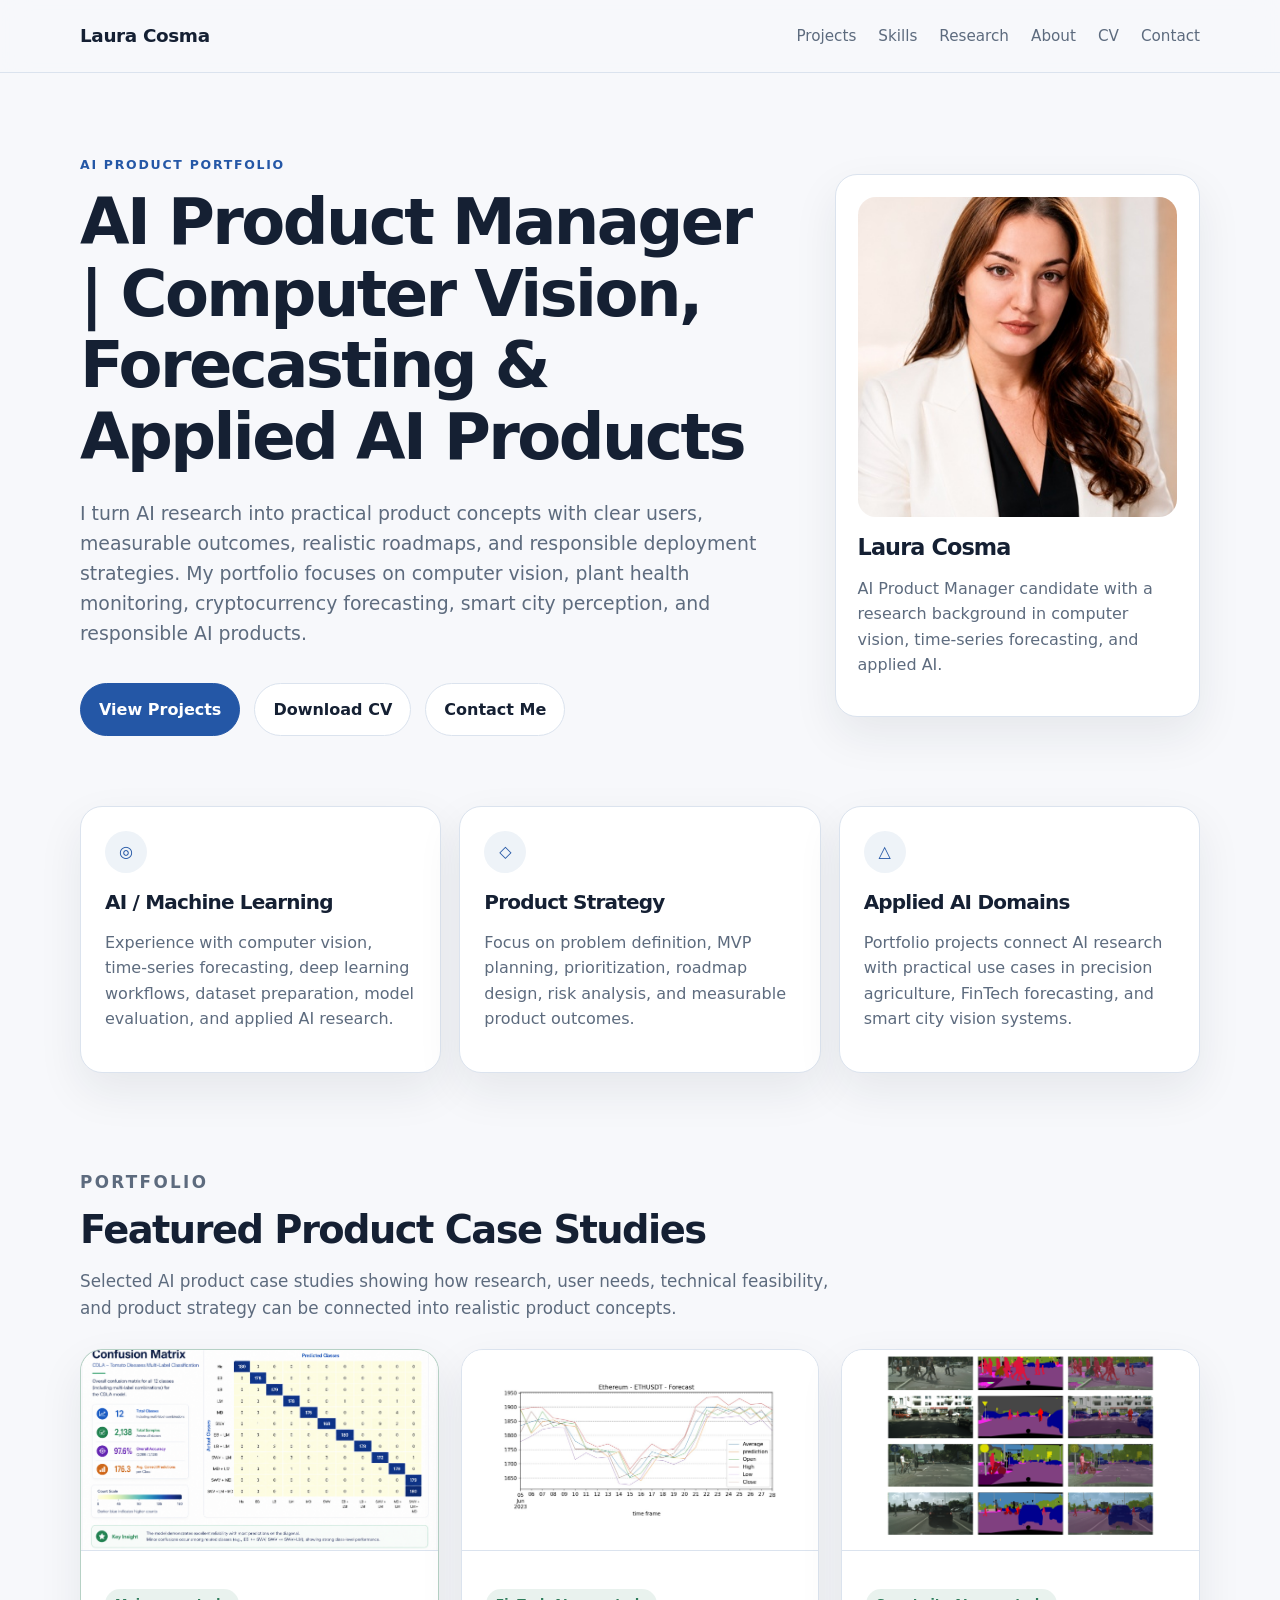
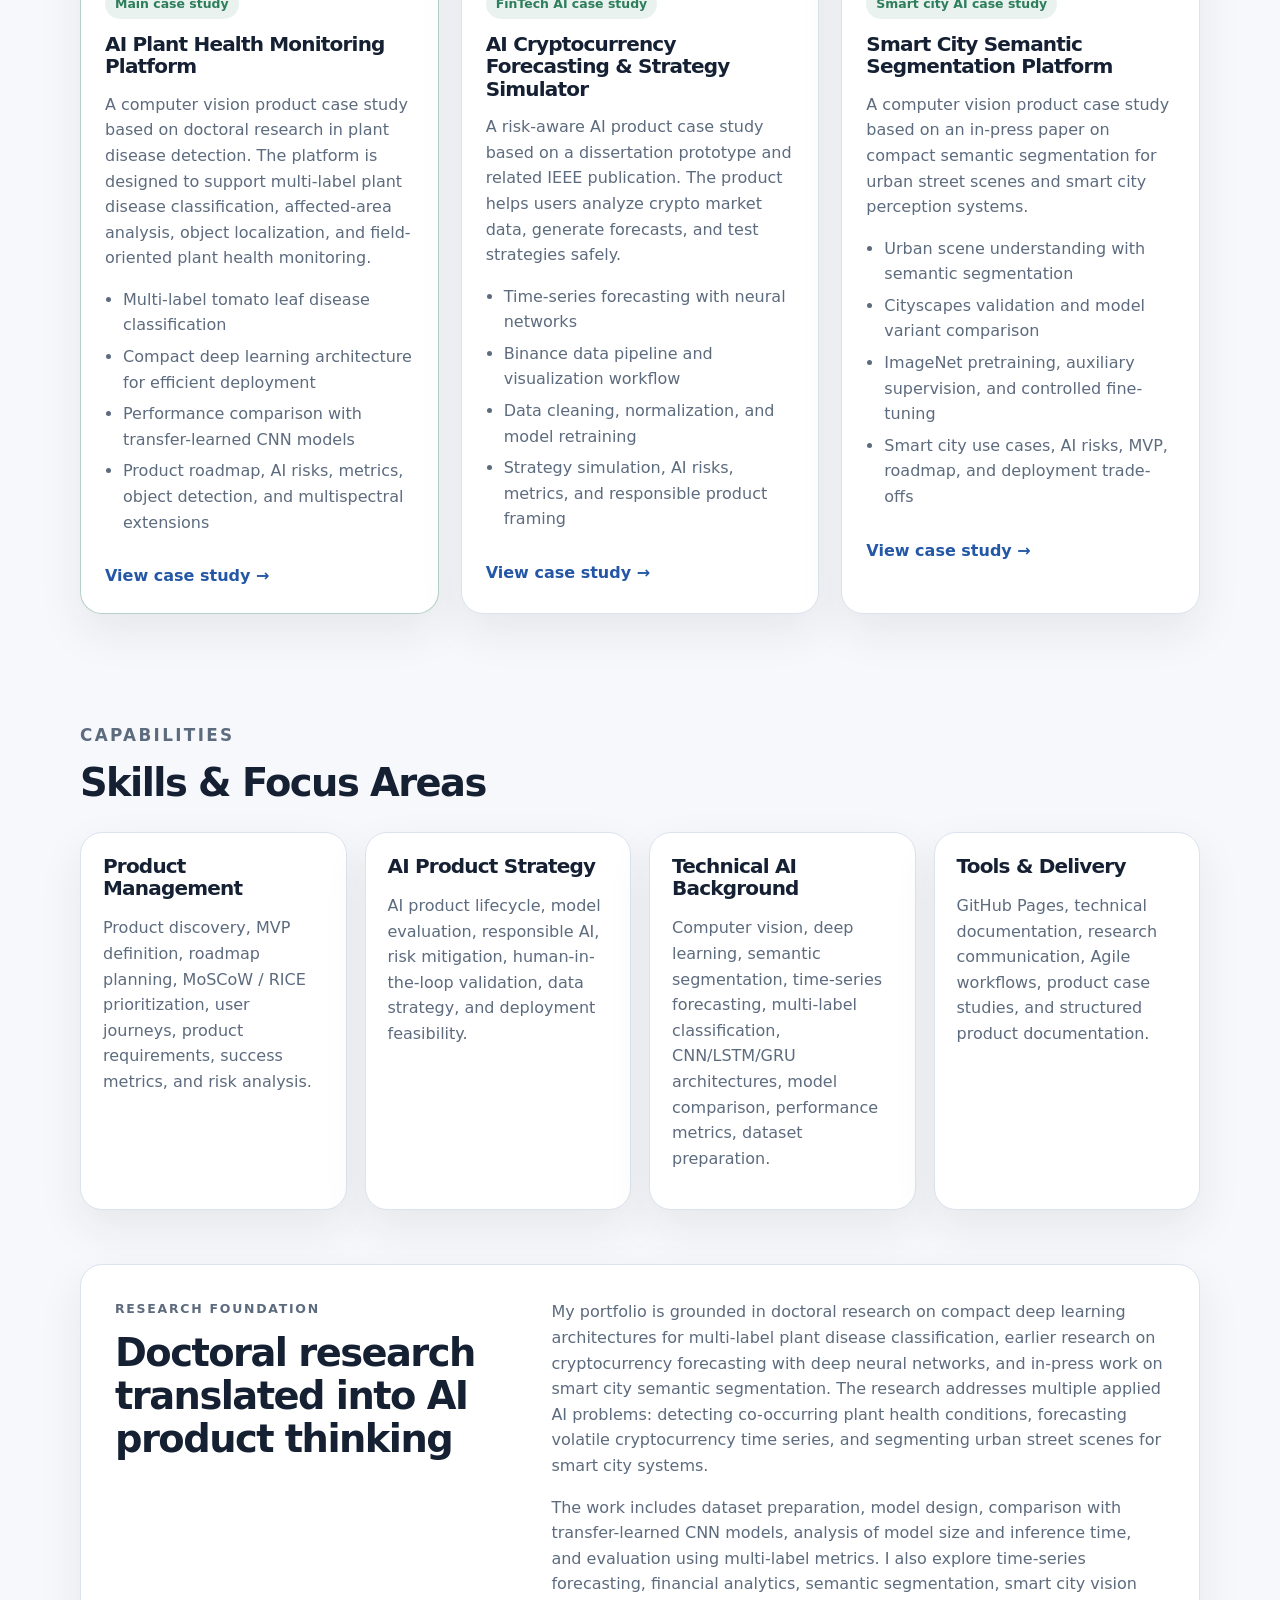
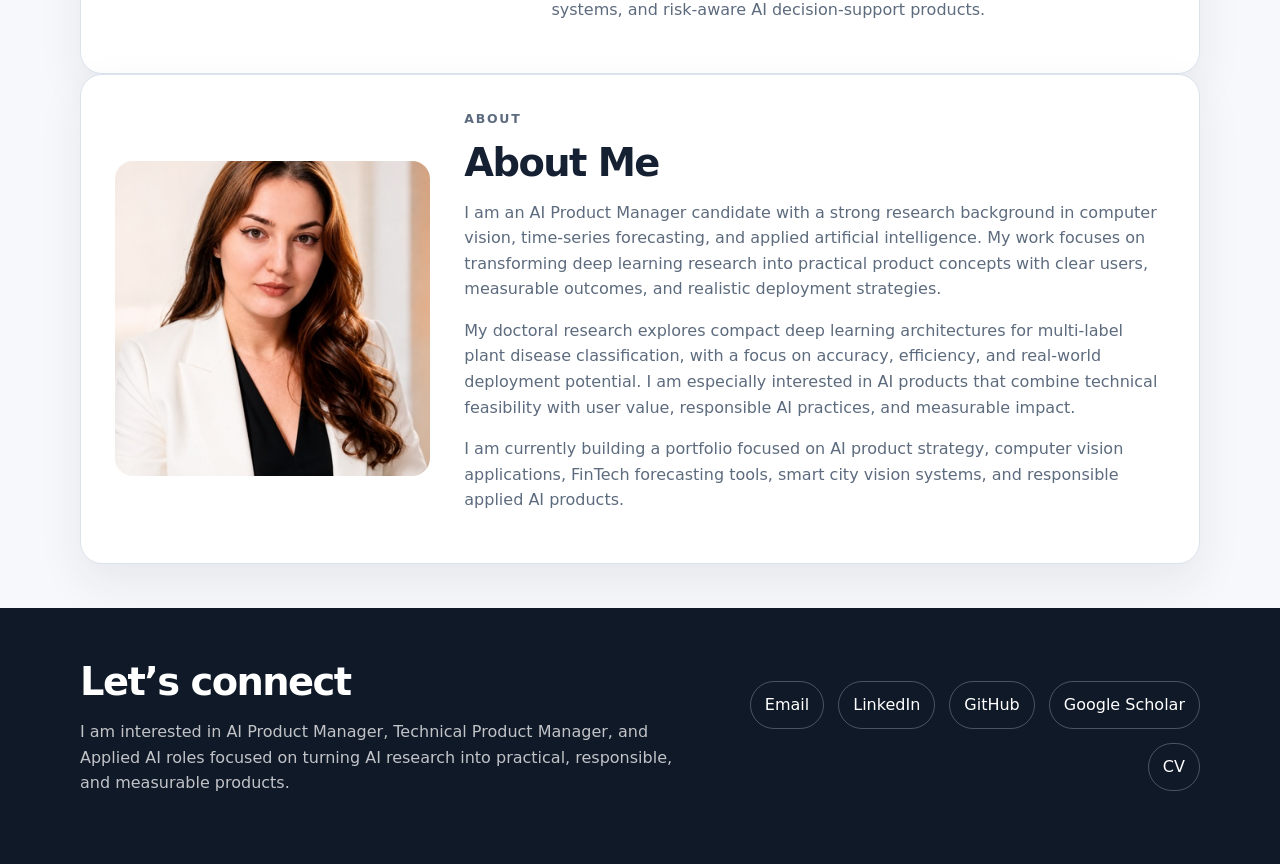
<file: index.html>
<!DOCTYPE html>
<html lang="en">
<head>
  <meta charset="UTF-8" />
  <meta name="viewport" content="width=device-width, initial-scale=1.0" />
  <title>Laura Cosma | AI Product Manager</title>
  <meta name="description" content="Laura Cosma - AI Product Manager portfolio focused on computer vision, applied AI products, plant health monitoring, cryptocurrency forecasting, smart city semantic segmentation, and responsible AI product strategy." />
  <link rel="stylesheet" href="style.css" />
</head>
<body>
  <header class="site-header">
    <nav class="nav container">
      <a href="index.html" class="logo">Laura Cosma</a>
      <div class="nav-links">
        <a href="#projects">Projects</a>
        <a href="#skills">Skills</a>
        <a href="#research">Research</a>
        <a href="#about">About</a>
        <a href="cv.pdf">CV</a>
        <a href="#contact">Contact</a>
      </div>
    </nav>
  </header>

  <main>
    <section class="hero container">
      <div class="hero-text">
        <p class="eyebrow">AI Product Portfolio</p>
        <h1>AI Product Manager | Computer Vision, Forecasting & Applied AI Products</h1>
        <p class="hero-summary">
          I turn AI research into practical product concepts with clear users,
          measurable outcomes, realistic roadmaps, and responsible deployment strategies.
          My portfolio focuses on computer vision, plant health monitoring,
          cryptocurrency forecasting, smart city perception, and responsible AI products.
        </p>
        <div class="hero-actions">
          <a class="button primary" href="#projects">View Projects</a>
          <a class="button secondary" href="cv.pdf">Download CV</a>
          <a class="button secondary" href="mailto:lauracosma333@gmail.com">Contact Me</a>
        </div>
      </div>

      <aside class="profile-card">
        <img src="assets/laura-cosma.jpg" alt="Portrait of Laura Cosma" />
        <h2>Laura Cosma</h2>
        <p>AI Product Manager candidate with a research background in computer vision, time-series forecasting, and applied AI.</p>
      </aside>
    </section>

    <section class="container focus-grid" aria-label="Focus areas">
      <article class="focus-card">
        <span class="icon">◎</span>
        <h3>AI / Machine Learning</h3>
        <p>Experience with computer vision, time-series forecasting, deep learning workflows, dataset preparation, model evaluation, and applied AI research.</p>
      </article>
      <article class="focus-card">
        <span class="icon">◇</span>
        <h3>Product Strategy</h3>
        <p>Focus on problem definition, MVP planning, prioritization, roadmap design, risk analysis, and measurable product outcomes.</p>
      </article>
      <article class="focus-card">
        <span class="icon">△</span>
        <h3>Applied AI Domains</h3>
        <p>Portfolio projects connect AI research with practical use cases in precision agriculture, FinTech forecasting, and smart city vision systems.</p>
      </article>
    </section>

    <section id="projects" class="container section">
      <div class="section-heading">
        <p class="eyebrow">Portfolio</p>
        <h2>Featured Product Case Studies</h2>
        <p>
          Selected AI product case studies showing how research, user needs,
          technical feasibility, and product strategy can be connected into realistic product concepts.
        </p>
      </div>

      <div class="project-grid">
        <article class="project-card featured">
          <img src="assets/plant-health-cover.png" alt="Plant health monitoring project visual" />
          <div class="project-content">
            <p class="tag">Main case study</p>
            <h3>AI Plant Health Monitoring Platform</h3>
            <p>
              A computer vision product case study based on doctoral research in plant disease detection.
              The platform is designed to support multi-label plant disease classification,
              affected-area analysis, object localization, and field-oriented plant health monitoring.
            </p>
            <ul>
              <li>Multi-label tomato leaf disease classification</li>
              <li>Compact deep learning architecture for efficient deployment</li>
              <li>Performance comparison with transfer-learned CNN models</li>
              <li>Product roadmap, AI risks, metrics, object detection, and multispectral extensions</li>
            </ul>
            <a class="text-link" href="projects/plant-health-platform.html">View case study →</a>
          </div>
        </article>

        <article class="project-card">
          <img src="assets/crypto-forecasting-cover.png" alt="Cryptocurrency forecasting and strategy simulator visual" />
          <div class="project-content">
            <p class="tag">FinTech AI case study</p>
            <h3>AI Cryptocurrency Forecasting & Strategy Simulator</h3>
            <p>
              A risk-aware AI product case study based on a dissertation prototype and related IEEE publication.
              The product helps users analyze crypto market data, generate forecasts, and test strategies safely.
            </p>
            <ul>
              <li>Time-series forecasting with neural networks</li>
              <li>Binance data pipeline and visualization workflow</li>
              <li>Data cleaning, normalization, and model retraining</li>
              <li>Strategy simulation, AI risks, metrics, and responsible product framing</li>
            </ul>
            <a class="text-link" href="projects/crypto-forecasting-strategy-simulator.html">View case study →</a>
          </div>
        </article>

        <article class="project-card">
          <img src="assets/smart-city-cover.png" alt="Urban semantic segmentation results for smart city applications" />
          <div class="project-content">
            <p class="tag">Smart city AI case study</p>
            <h3>Smart City Semantic Segmentation Platform</h3>
            <p>
              A computer vision product case study based on an in-press paper on compact semantic segmentation
              for urban street scenes and smart city perception systems.
            </p>
            <ul>
              <li>Urban scene understanding with semantic segmentation</li>
              <li>Cityscapes validation and model variant comparison</li>
              <li>ImageNet pretraining, auxiliary supervision, and controlled fine-tuning</li>
              <li>Smart city use cases, AI risks, MVP, roadmap, and deployment trade-offs</li>
            </ul>
            <a class="text-link" href="projects/smart-city-semantic-segmentation.html">View case study →</a>
          </div>
        </article>
      </div>
    </section>

    <section id="skills" class="container section">
      <div class="section-heading">
        <p class="eyebrow">Capabilities</p>
        <h2>Skills & Focus Areas</h2>
      </div>

      <div class="skill-columns">
        <article><h3>Product Management</h3><p>Product discovery, MVP definition, roadmap planning, MoSCoW / RICE prioritization, user journeys, product requirements, success metrics, and risk analysis.</p></article>
        <article><h3>AI Product Strategy</h3><p>AI product lifecycle, model evaluation, responsible AI, risk mitigation, human-in-the-loop validation, data strategy, and deployment feasibility.</p></article>
        <article><h3>Technical AI Background</h3><p>Computer vision, deep learning, semantic segmentation, time-series forecasting, multi-label classification, CNN/LSTM/GRU architectures, model comparison, performance metrics, dataset preparation.</p></article>
        <article><h3>Tools & Delivery</h3><p>GitHub Pages, technical documentation, research communication, Agile workflows, product case studies, and structured product documentation.</p></article>
      </div>
    </section>

    <section id="research" class="container section research-block">
      <div><p class="eyebrow">Research Foundation</p><h2>Doctoral research translated into AI product thinking</h2></div>
      <div>
        <p>My portfolio is grounded in doctoral research on compact deep learning architectures for multi-label plant disease classification, earlier research on cryptocurrency forecasting with deep neural networks, and in-press work on smart city semantic segmentation. The research addresses multiple applied AI problems: detecting co-occurring plant health conditions, forecasting volatile cryptocurrency time series, and segmenting urban street scenes for smart city systems.</p>
        <p>The work includes dataset preparation, model design, comparison with transfer-learned CNN models, analysis of model size and inference time, and evaluation using multi-label metrics. I also explore time-series forecasting, financial analytics, semantic segmentation, smart city vision systems, and risk-aware AI decision-support products.</p>
      </div>
    </section>

    <section id="about" class="container section about-section">
      <div class="about-image"><img src="assets/laura-cosma.jpg" alt="Laura Cosma portrait" /></div>
      <div>
        <p class="eyebrow">About</p>
        <h2>About Me</h2>
        <p>I am an AI Product Manager candidate with a strong research background in computer vision, time-series forecasting, and applied artificial intelligence. My work focuses on transforming deep learning research into practical product concepts with clear users, measurable outcomes, and realistic deployment strategies.</p>
        <p>My doctoral research explores compact deep learning architectures for multi-label plant disease classification, with a focus on accuracy, efficiency, and real-world deployment potential. I am especially interested in AI products that combine technical feasibility with user value, responsible AI practices, and measurable impact.</p>
        <p>I am currently building a portfolio focused on AI product strategy, computer vision applications, FinTech forecasting tools, smart city vision systems, and responsible applied AI products.</p>
      </div>
    </section>
  </main>

  <footer id="contact" class="site-footer">
    <div class="container footer-content">
      <div>
        <h2>Let’s connect</h2>
        <p>I am interested in AI Product Manager, Technical Product Manager, and Applied AI roles focused on turning AI research into practical, responsible, and measurable products.</p>
      </div>
      <div class="footer-links">
        <a href="mailto:lauracosma333@gmail.com">Email</a>
        <a href="https://www.linkedin.com/in/laura-cosma-993125312/" target="_blank" rel="noopener noreferrer">LinkedIn</a>
        <a href="https://github.com/CosmaLaura" target="_blank" rel="noopener noreferrer">GitHub</a>
        <a href="https://scholar.google.com/citations?hl=en&user=Wi5fCNIAAAAJ" target="_blank" rel="noopener noreferrer">Google Scholar</a>
        <a href="cv.pdf">CV</a>
      </div>
    </div>
  </footer>
</body>
</html>
</file>
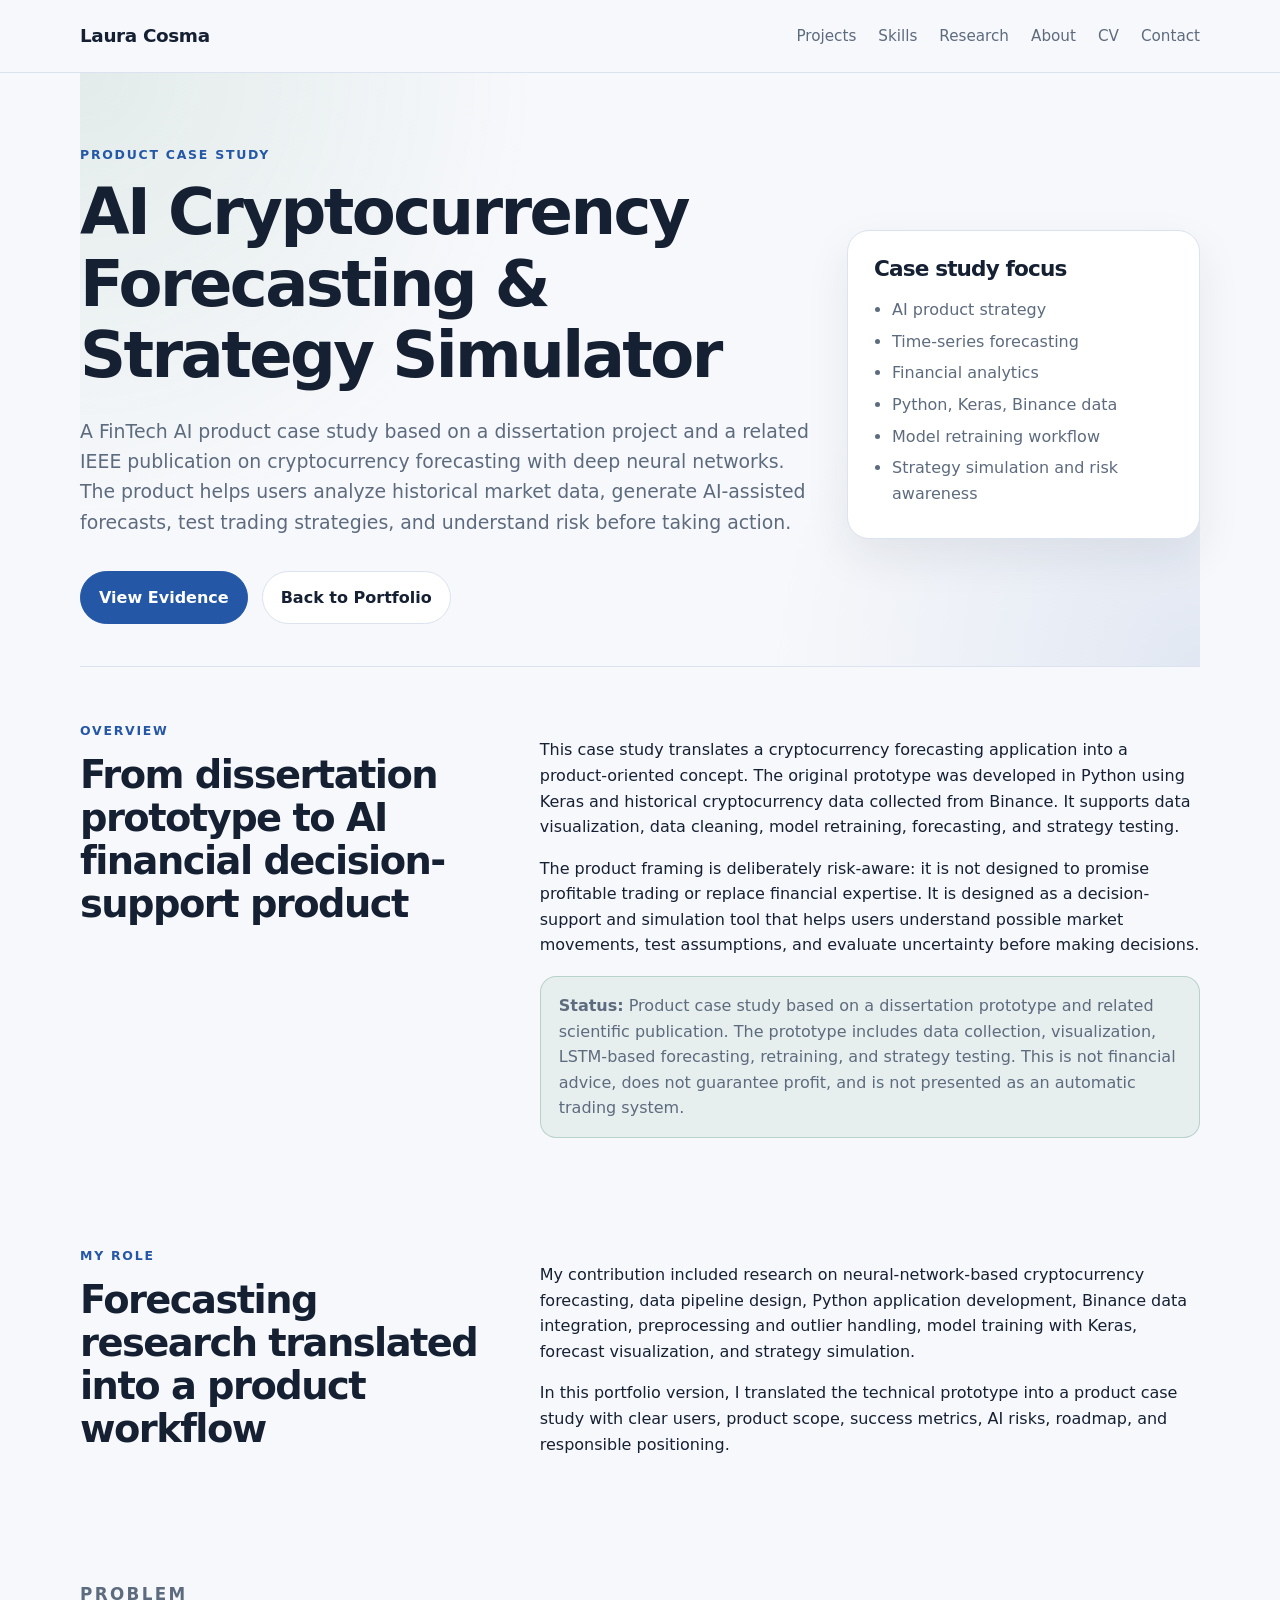
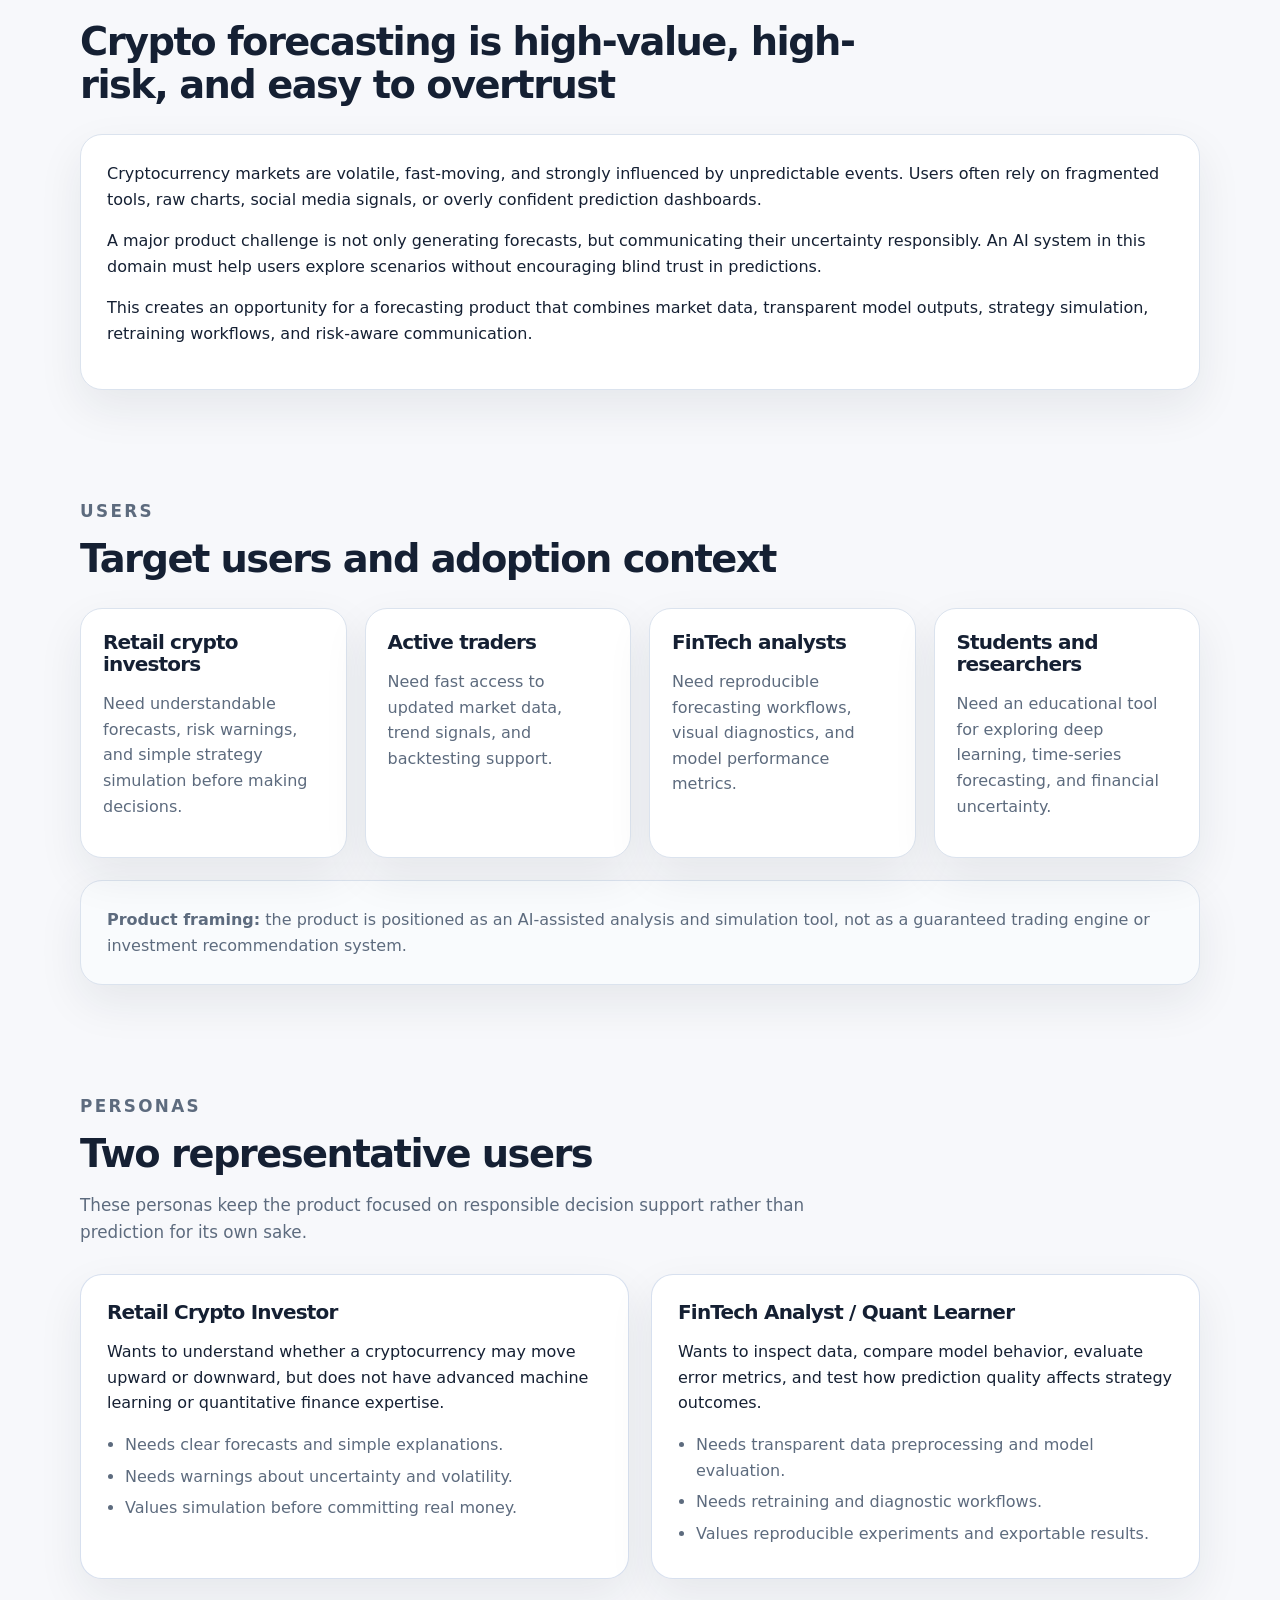
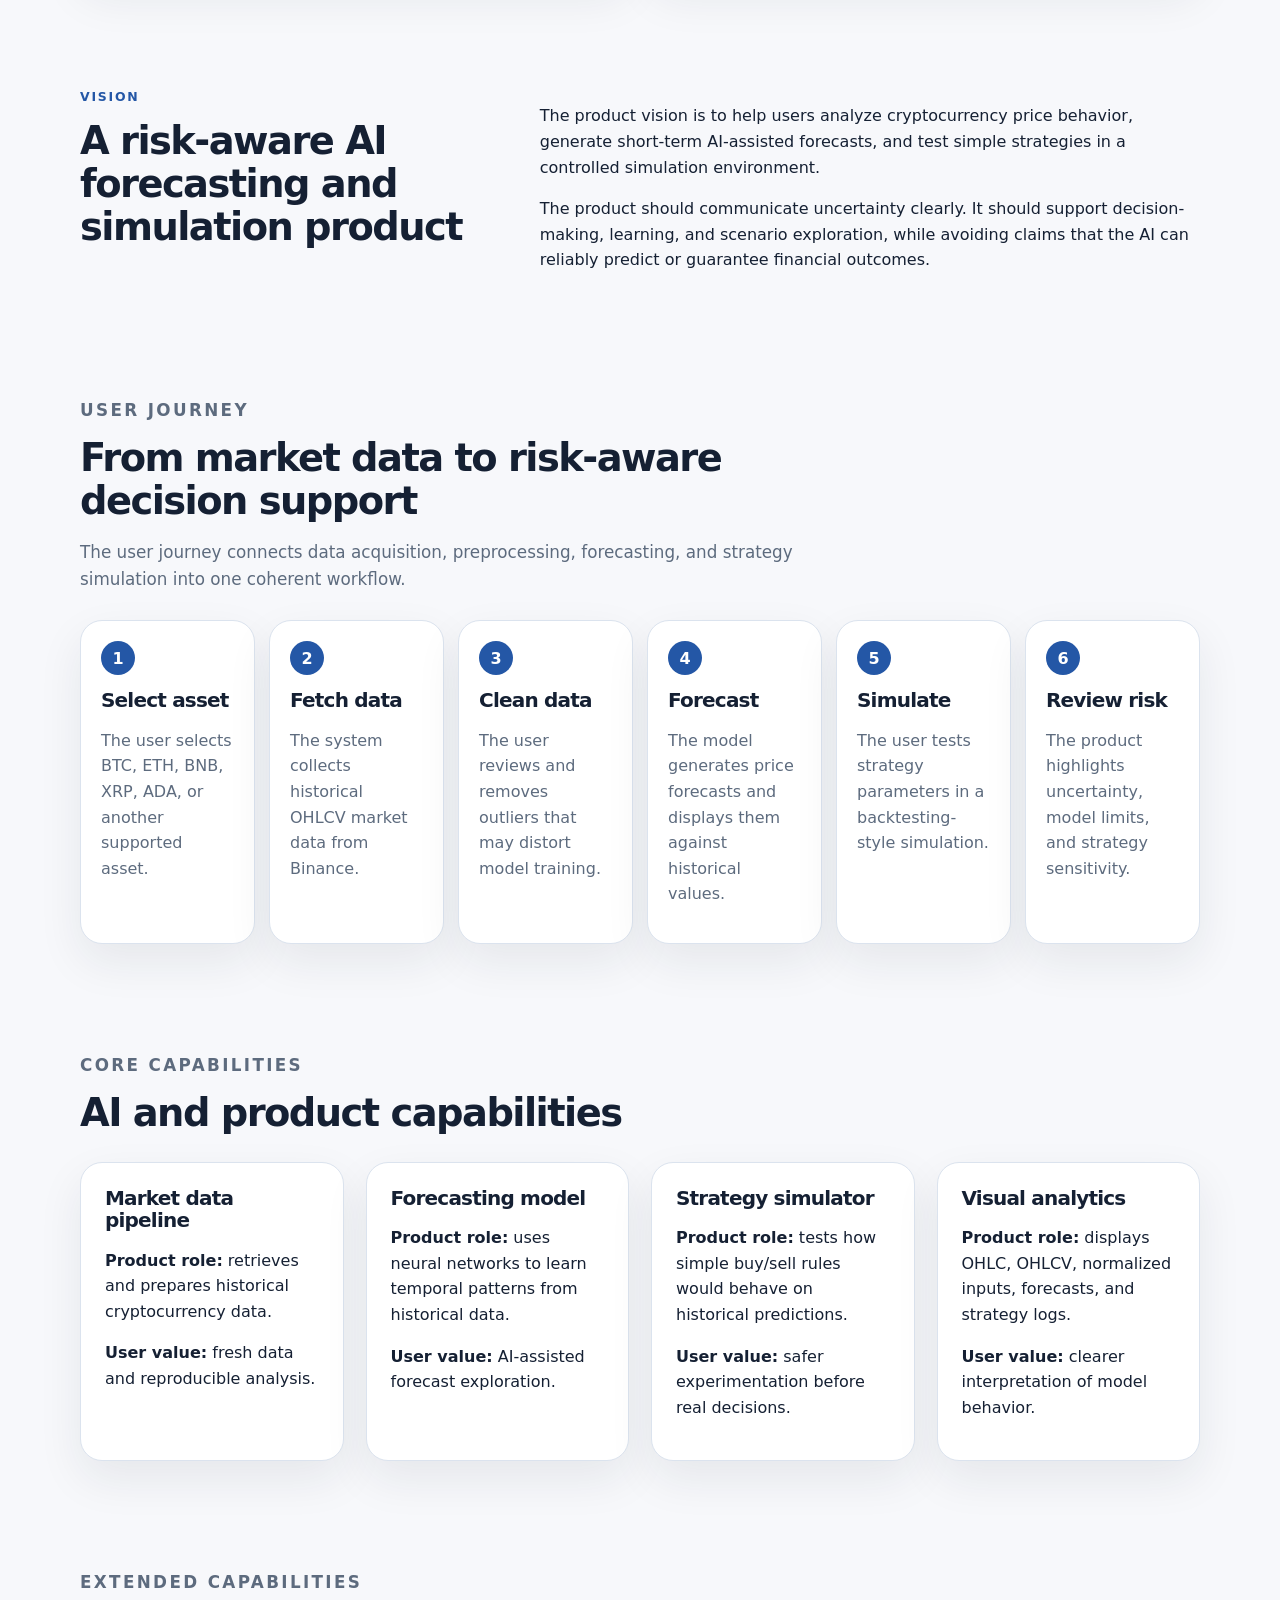
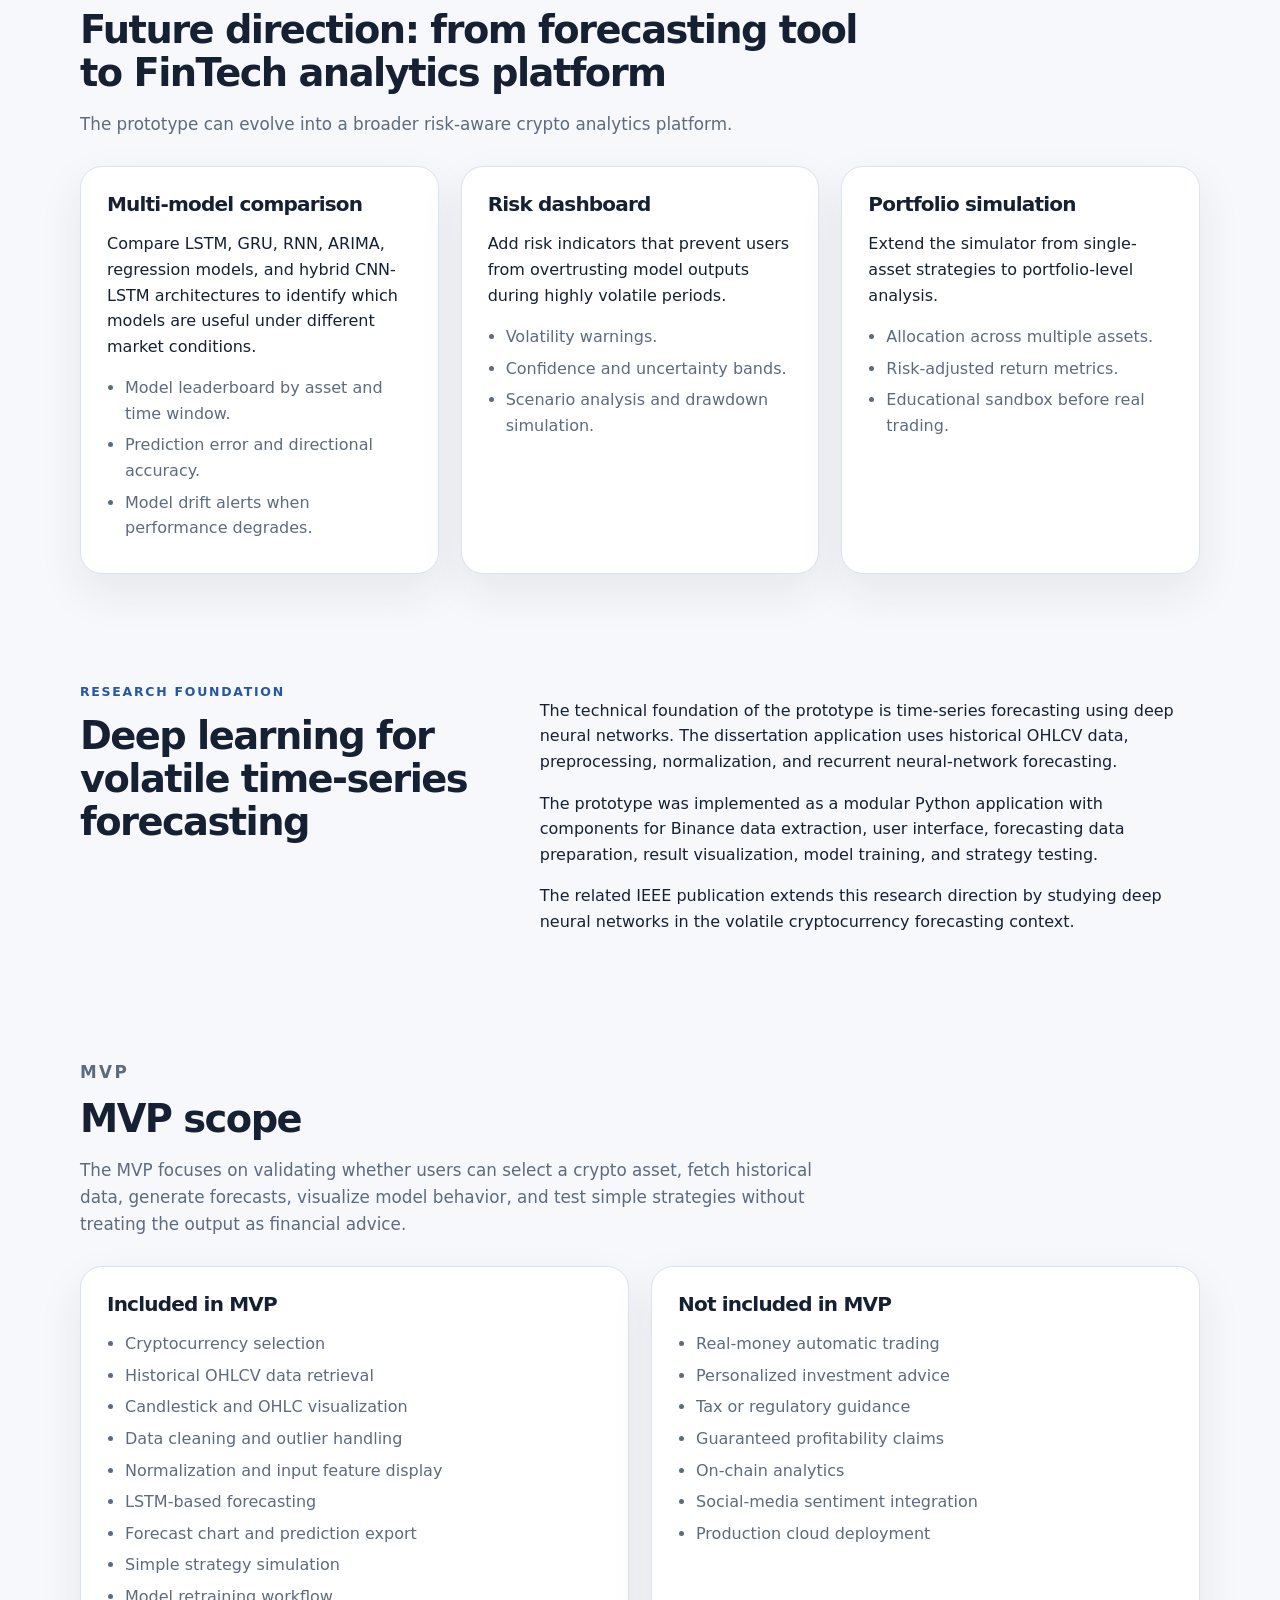
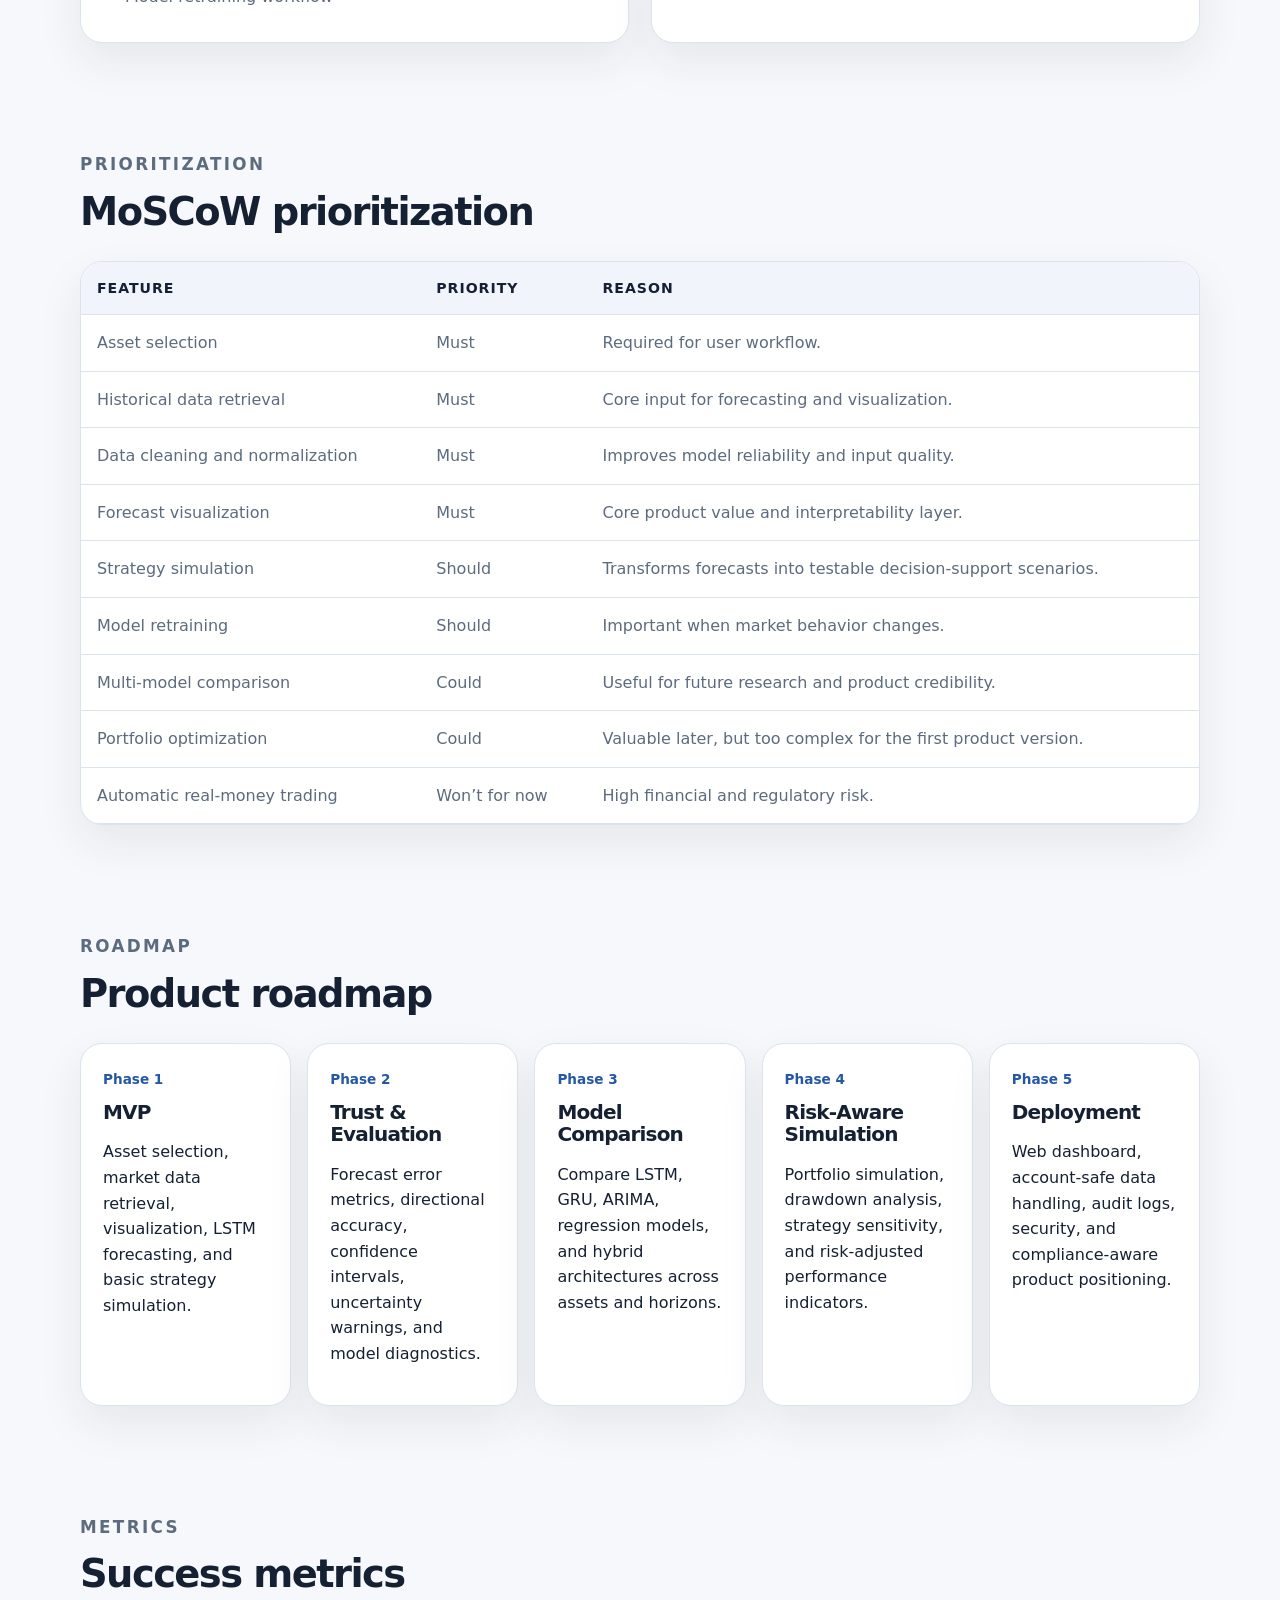
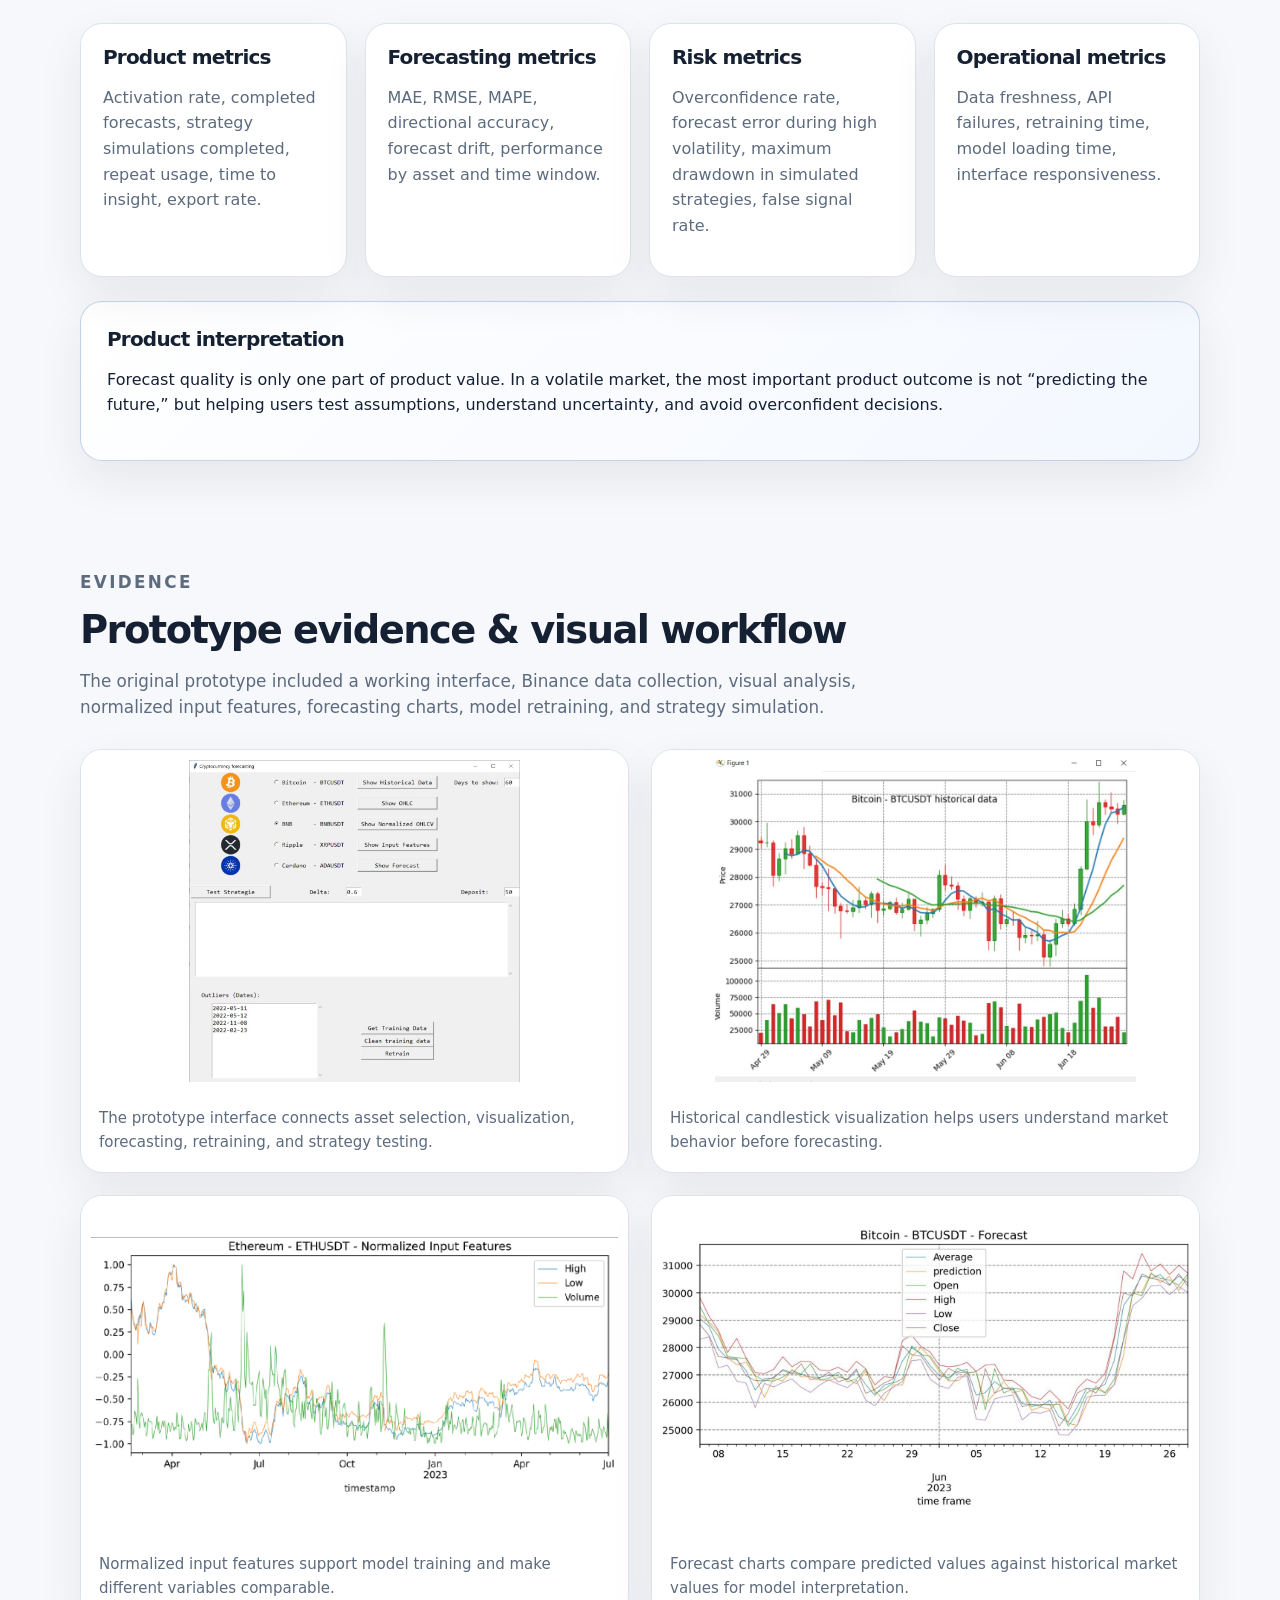
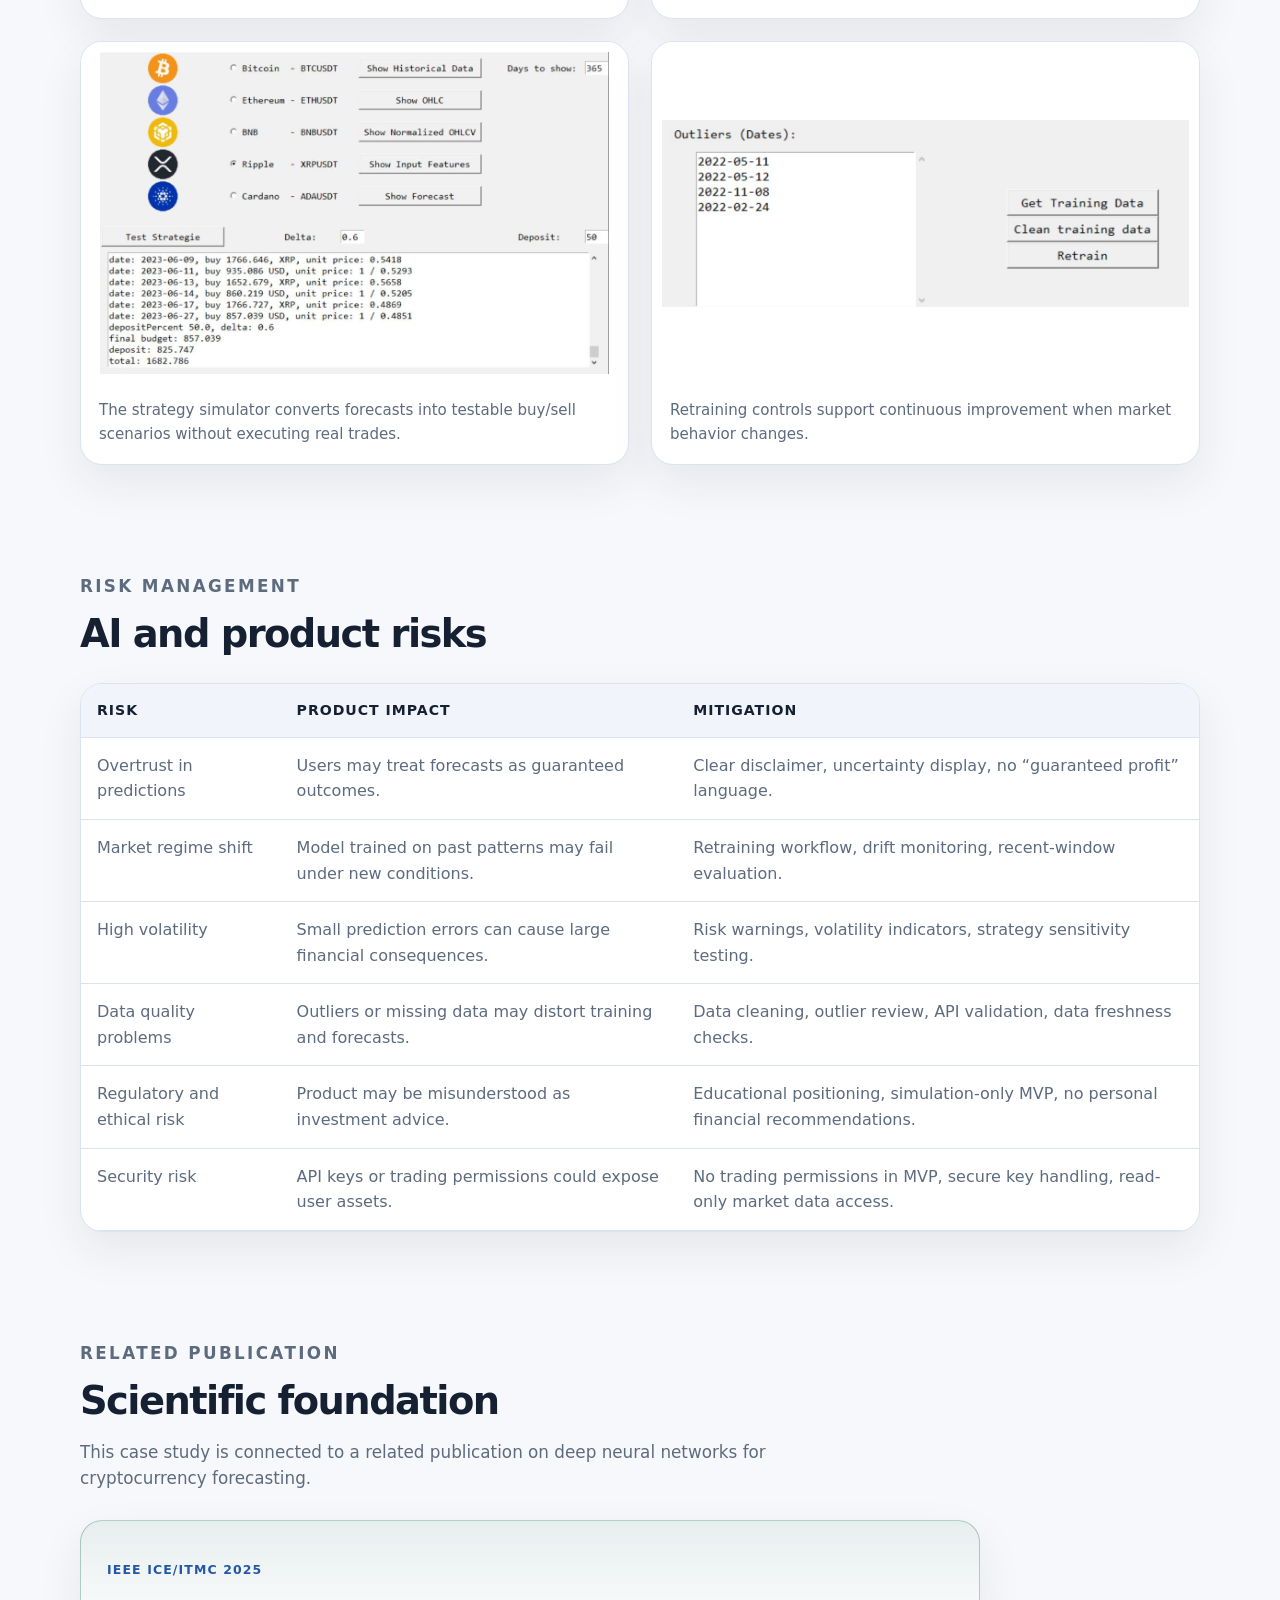
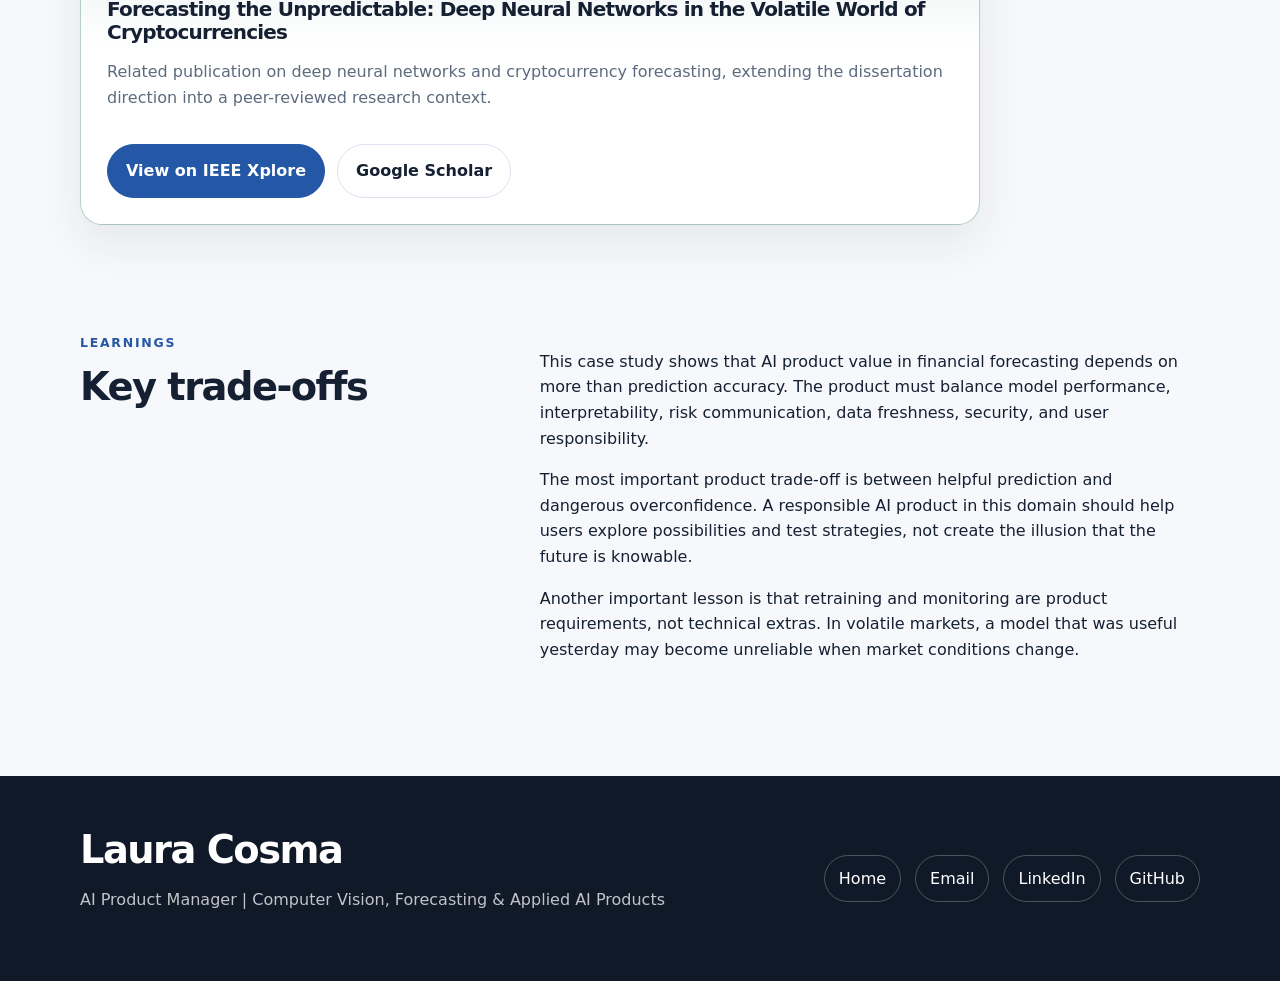
<file: projects/crypto-forecasting-strategy-simulator.html>
<!DOCTYPE html>
<html lang="en">
<head>
  <meta charset="UTF-8" />
  <meta name="viewport" content="width=device-width, initial-scale=1.0" />
  <title>AI Cryptocurrency Forecasting & Strategy Simulator | Laura Cosma</title>
  <meta name="description" content="AI product case study by Laura Cosma based on cryptocurrency price forecasting, deep neural networks, Binance data integration, and strategy simulation." />
  <link rel="stylesheet" href="../style.css" />
</head>

<body>
  <header class="site-header">
    <nav class="nav container">
      <a href="../index.html" class="logo">Laura Cosma</a>
      <div class="nav-links">
        <a href="../index.html#projects">Projects</a>
        <a href="../index.html#skills">Skills</a>
        <a href="../index.html#research">Research</a>
        <a href="../index.html#about">About</a>
        <a href="../cv.pdf">CV</a>
        <a href="../index.html#contact">Contact</a>
      </div>
    </nav>
  </header>

  <main>
    <section class="project-hero container crypto-hero">
      <div>
        <p class="eyebrow">Product case study</p>
        <h1>AI Cryptocurrency Forecasting & Strategy Simulator</h1>
        <p class="hero-summary">
          A FinTech AI product case study based on a dissertation project and a related IEEE publication on
          cryptocurrency forecasting with deep neural networks. The product helps users analyze historical market data,
          generate AI-assisted forecasts, test trading strategies, and understand risk before taking action.
        </p>
        <div class="hero-actions">
          <a class="button primary" href="#results">View Evidence</a>
          <a class="button secondary" href="../index.html#projects">Back to Portfolio</a>
        </div>
      </div>

      <aside class="project-meta-card">
        <h2>Case study focus</h2>
        <ul>
          <li>AI product strategy</li>
          <li>Time-series forecasting</li>
          <li>Financial analytics</li>
          <li>Python, Keras, Binance data</li>
          <li>Model retraining workflow</li>
          <li>Strategy simulation and risk awareness</li>
        </ul>
      </aside>
    </section>

    <section class="container section two-column">
      <div>
        <p class="eyebrow">Overview</p>
        <h2>From dissertation prototype to AI financial decision-support product</h2>
      </div>
      <div>
        <p>
          This case study translates a cryptocurrency forecasting application into a product-oriented concept.
          The original prototype was developed in Python using Keras and historical cryptocurrency data collected
          from Binance. It supports data visualization, data cleaning, model retraining, forecasting, and strategy testing.
        </p>
        <p>
          The product framing is deliberately risk-aware: it is not designed to promise profitable trading or replace
          financial expertise. It is designed as a decision-support and simulation tool that helps users understand
          possible market movements, test assumptions, and evaluate uncertainty before making decisions.
        </p>
        <div class="status-note">
          <strong>Status:</strong> Product case study based on a dissertation prototype and related scientific publication.
          The prototype includes data collection, visualization, LSTM-based forecasting, retraining, and strategy testing.
          This is not financial advice, does not guarantee profit, and is not presented as an automatic trading system.
        </div>
      </div>
    </section>

    <section class="container section two-column">
      <div>
        <p class="eyebrow">My role</p>
        <h2>Forecasting research translated into a product workflow</h2>
      </div>
      <div>
        <p>
          My contribution included research on neural-network-based cryptocurrency forecasting, data pipeline design,
          Python application development, Binance data integration, preprocessing and outlier handling, model training
          with Keras, forecast visualization, and strategy simulation.
        </p>
        <p>
          In this portfolio version, I translated the technical prototype into a product case study with clear users,
          product scope, success metrics, AI risks, roadmap, and responsible positioning.
        </p>
      </div>
    </section>

    <section class="container section">
      <div class="section-heading">
        <p class="eyebrow">Problem</p>
        <h2>Crypto forecasting is high-value, high-risk, and easy to overtrust</h2>
      </div>
      <div class="content-card">
        <p>
          Cryptocurrency markets are volatile, fast-moving, and strongly influenced by unpredictable events.
          Users often rely on fragmented tools, raw charts, social media signals, or overly confident prediction dashboards.
        </p>
        <p>
          A major product challenge is not only generating forecasts, but communicating their uncertainty responsibly.
          An AI system in this domain must help users explore scenarios without encouraging blind trust in predictions.
        </p>
        <p>
          This creates an opportunity for a forecasting product that combines market data, transparent model outputs,
          strategy simulation, retraining workflows, and risk-aware communication.
        </p>
      </div>
    </section>

    <section class="container section">
      <div class="section-heading">
        <p class="eyebrow">Users</p>
        <h2>Target users and adoption context</h2>
      </div>

      <div class="skill-columns">
        <article>
          <h3>Retail crypto investors</h3>
          <p>Need understandable forecasts, risk warnings, and simple strategy simulation before making decisions.</p>
        </article>
        <article>
          <h3>Active traders</h3>
          <p>Need fast access to updated market data, trend signals, and backtesting support.</p>
        </article>
        <article>
          <h3>FinTech analysts</h3>
          <p>Need reproducible forecasting workflows, visual diagnostics, and model performance metrics.</p>
        </article>
        <article>
          <h3>Students and researchers</h3>
          <p>Need an educational tool for exploring deep learning, time-series forecasting, and financial uncertainty.</p>
        </article>
      </div>

      <div class="note-card">
        <strong>Product framing:</strong> the product is positioned as an AI-assisted analysis and simulation tool,
        not as a guaranteed trading engine or investment recommendation system.
      </div>
    </section>

    <section class="container section">
      <div class="section-heading">
        <p class="eyebrow">Personas</p>
        <h2>Two representative users</h2>
        <p>
          These personas keep the product focused on responsible decision support rather than prediction for its own sake.
        </p>
      </div>

      <div class="two-card-grid">
        <article class="content-card persona-card">
          <h3>Retail Crypto Investor</h3>
          <p>
            Wants to understand whether a cryptocurrency may move upward or downward, but does not have advanced
            machine learning or quantitative finance expertise.
          </p>
          <ul>
            <li>Needs clear forecasts and simple explanations.</li>
            <li>Needs warnings about uncertainty and volatility.</li>
            <li>Values simulation before committing real money.</li>
          </ul>
        </article>

        <article class="content-card persona-card">
          <h3>FinTech Analyst / Quant Learner</h3>
          <p>
            Wants to inspect data, compare model behavior, evaluate error metrics, and test how prediction quality affects strategy outcomes.
          </p>
          <ul>
            <li>Needs transparent data preprocessing and model evaluation.</li>
            <li>Needs retraining and diagnostic workflows.</li>
            <li>Values reproducible experiments and exportable results.</li>
          </ul>
        </article>
      </div>
    </section>

    <section class="container section two-column">
      <div>
        <p class="eyebrow">Vision</p>
        <h2>A risk-aware AI forecasting and simulation product</h2>
      </div>
      <div>
        <p>
          The product vision is to help users analyze cryptocurrency price behavior, generate short-term AI-assisted forecasts,
          and test simple strategies in a controlled simulation environment.
        </p>
        <p>
          The product should communicate uncertainty clearly. It should support decision-making, learning, and scenario exploration,
          while avoiding claims that the AI can reliably predict or guarantee financial outcomes.
        </p>
      </div>
    </section>

    <section class="container section">
      <div class="section-heading">
        <p class="eyebrow">User journey</p>
        <h2>From market data to risk-aware decision support</h2>
        <p>
          The user journey connects data acquisition, preprocessing, forecasting, and strategy simulation into one coherent workflow.
        </p>
      </div>

      <div class="journey-grid crypto-journey">
        <article><span>1</span><h3>Select asset</h3><p>The user selects BTC, ETH, BNB, XRP, ADA, or another supported asset.</p></article>
        <article><span>2</span><h3>Fetch data</h3><p>The system collects historical OHLCV market data from Binance.</p></article>
        <article><span>3</span><h3>Clean data</h3><p>The user reviews and removes outliers that may distort model training.</p></article>
        <article><span>4</span><h3>Forecast</h3><p>The model generates price forecasts and displays them against historical values.</p></article>
        <article><span>5</span><h3>Simulate</h3><p>The user tests strategy parameters in a backtesting-style simulation.</p></article>
        <article><span>6</span><h3>Review risk</h3><p>The product highlights uncertainty, model limits, and strategy sensitivity.</p></article>
      </div>
    </section>

    <section class="container section">
      <div class="section-heading">
        <p class="eyebrow">Core capabilities</p>
        <h2>AI and product capabilities</h2>
      </div>

      <div class="capability-grid">
        <article>
          <h3>Market data pipeline</h3>
          <p><strong>Product role:</strong> retrieves and prepares historical cryptocurrency data.</p>
          <p><strong>User value:</strong> fresh data and reproducible analysis.</p>
        </article>
        <article>
          <h3>Forecasting model</h3>
          <p><strong>Product role:</strong> uses neural networks to learn temporal patterns from historical data.</p>
          <p><strong>User value:</strong> AI-assisted forecast exploration.</p>
        </article>
        <article>
          <h3>Strategy simulator</h3>
          <p><strong>Product role:</strong> tests how simple buy/sell rules would behave on historical predictions.</p>
          <p><strong>User value:</strong> safer experimentation before real decisions.</p>
        </article>
        <article>
          <h3>Visual analytics</h3>
          <p><strong>Product role:</strong> displays OHLC, OHLCV, normalized inputs, forecasts, and strategy logs.</p>
          <p><strong>User value:</strong> clearer interpretation of model behavior.</p>
        </article>
      </div>
    </section>

    <section class="container section">
      <div class="section-heading">
        <p class="eyebrow">Extended capabilities</p>
        <h2>Future direction: from forecasting tool to FinTech analytics platform</h2>
        <p>
          The prototype can evolve into a broader risk-aware crypto analytics platform.
        </p>
      </div>

      <div class="feature-detail-grid">
        <article class="content-card">
          <h3>Multi-model comparison</h3>
          <p>
            Compare LSTM, GRU, RNN, ARIMA, regression models, and hybrid CNN-LSTM architectures to identify which models are useful under different market conditions.
          </p>
          <ul>
            <li>Model leaderboard by asset and time window.</li>
            <li>Prediction error and directional accuracy.</li>
            <li>Model drift alerts when performance degrades.</li>
          </ul>
        </article>

        <article class="content-card">
          <h3>Risk dashboard</h3>
          <p>
            Add risk indicators that prevent users from overtrusting model outputs during highly volatile periods.
          </p>
          <ul>
            <li>Volatility warnings.</li>
            <li>Confidence and uncertainty bands.</li>
            <li>Scenario analysis and drawdown simulation.</li>
          </ul>
        </article>

        <article class="content-card">
          <h3>Portfolio simulation</h3>
          <p>
            Extend the simulator from single-asset strategies to portfolio-level analysis.
          </p>
          <ul>
            <li>Allocation across multiple assets.</li>
            <li>Risk-adjusted return metrics.</li>
            <li>Educational sandbox before real trading.</li>
          </ul>
        </article>
      </div>
    </section>

    <section class="container section two-column">
      <div>
        <p class="eyebrow">Research foundation</p>
        <h2>Deep learning for volatile time-series forecasting</h2>
      </div>
      <div>
        <p>
          The technical foundation of the prototype is time-series forecasting using deep neural networks.
          The dissertation application uses historical OHLCV data, preprocessing, normalization, and recurrent neural-network forecasting.
        </p>
        <p>
          The prototype was implemented as a modular Python application with components for Binance data extraction,
          user interface, forecasting data preparation, result visualization, model training, and strategy testing.
        </p>
        <p>
          The related IEEE publication extends this research direction by studying deep neural networks in the volatile cryptocurrency forecasting context.
        </p>
      </div>
    </section>

    <section class="container section">
      <div class="section-heading">
        <p class="eyebrow">MVP</p>
        <h2>MVP scope</h2>
        <p>
          The MVP focuses on validating whether users can select a crypto asset, fetch historical data, generate forecasts,
          visualize model behavior, and test simple strategies without treating the output as financial advice.
        </p>
      </div>

      <div class="two-card-grid">
        <article class="content-card">
          <h3>Included in MVP</h3>
          <ul>
            <li>Cryptocurrency selection</li>
            <li>Historical OHLCV data retrieval</li>
            <li>Candlestick and OHLC visualization</li>
            <li>Data cleaning and outlier handling</li>
            <li>Normalization and input feature display</li>
            <li>LSTM-based forecasting</li>
            <li>Forecast chart and prediction export</li>
            <li>Simple strategy simulation</li>
            <li>Model retraining workflow</li>
          </ul>
        </article>

        <article class="content-card">
          <h3>Not included in MVP</h3>
          <ul>
            <li>Real-money automatic trading</li>
            <li>Personalized investment advice</li>
            <li>Tax or regulatory guidance</li>
            <li>Guaranteed profitability claims</li>
            <li>On-chain analytics</li>
            <li>Social-media sentiment integration</li>
            <li>Production cloud deployment</li>
          </ul>
        </article>
      </div>
    </section>

    <section class="container section">
      <div class="section-heading">
        <p class="eyebrow">Prioritization</p>
        <h2>MoSCoW prioritization</h2>
      </div>

      <div class="table-wrapper">
        <table>
          <thead>
            <tr>
              <th>Feature</th>
              <th>Priority</th>
              <th>Reason</th>
            </tr>
          </thead>
          <tbody>
            <tr><td>Asset selection</td><td>Must</td><td>Required for user workflow.</td></tr>
            <tr><td>Historical data retrieval</td><td>Must</td><td>Core input for forecasting and visualization.</td></tr>
            <tr><td>Data cleaning and normalization</td><td>Must</td><td>Improves model reliability and input quality.</td></tr>
            <tr><td>Forecast visualization</td><td>Must</td><td>Core product value and interpretability layer.</td></tr>
            <tr><td>Strategy simulation</td><td>Should</td><td>Transforms forecasts into testable decision-support scenarios.</td></tr>
            <tr><td>Model retraining</td><td>Should</td><td>Important when market behavior changes.</td></tr>
            <tr><td>Multi-model comparison</td><td>Could</td><td>Useful for future research and product credibility.</td></tr>
            <tr><td>Portfolio optimization</td><td>Could</td><td>Valuable later, but too complex for the first product version.</td></tr>
            <tr><td>Automatic real-money trading</td><td>Won’t for now</td><td>High financial and regulatory risk.</td></tr>
          </tbody>
        </table>
      </div>
    </section>

    <section class="container section">
      <div class="section-heading">
        <p class="eyebrow">Roadmap</p>
        <h2>Product roadmap</h2>
      </div>

      <div class="roadmap">
        <article>
          <span>Phase 1</span>
          <h3>MVP</h3>
          <p>Asset selection, market data retrieval, visualization, LSTM forecasting, and basic strategy simulation.</p>
        </article>
        <article>
          <span>Phase 2</span>
          <h3>Trust & Evaluation</h3>
          <p>Forecast error metrics, directional accuracy, confidence intervals, uncertainty warnings, and model diagnostics.</p>
        </article>
        <article>
          <span>Phase 3</span>
          <h3>Model Comparison</h3>
          <p>Compare LSTM, GRU, ARIMA, regression models, and hybrid architectures across assets and horizons.</p>
        </article>
        <article>
          <span>Phase 4</span>
          <h3>Risk-Aware Simulation</h3>
          <p>Portfolio simulation, drawdown analysis, strategy sensitivity, and risk-adjusted performance indicators.</p>
        </article>
        <article>
          <span>Phase 5</span>
          <h3>Deployment</h3>
          <p>Web dashboard, account-safe data handling, audit logs, security, and compliance-aware product positioning.</p>
        </article>
      </div>
    </section>

    <section class="container section">
      <div class="section-heading">
        <p class="eyebrow">Metrics</p>
        <h2>Success metrics</h2>
      </div>

      <div class="skill-columns">
        <article>
          <h3>Product metrics</h3>
          <p>Activation rate, completed forecasts, strategy simulations completed, repeat usage, time to insight, export rate.</p>
        </article>
        <article>
          <h3>Forecasting metrics</h3>
          <p>MAE, RMSE, MAPE, directional accuracy, forecast drift, performance by asset and time window.</p>
        </article>
        <article>
          <h3>Risk metrics</h3>
          <p>Overconfidence rate, forecast error during high volatility, maximum drawdown in simulated strategies, false signal rate.</p>
        </article>
        <article>
          <h3>Operational metrics</h3>
          <p>Data freshness, API failures, retraining time, model loading time, interface responsiveness.</p>
        </article>
      </div>

      <div class="highlight-card">
        <h3>Product interpretation</h3>
        <p>
          Forecast quality is only one part of product value. In a volatile market, the most important product outcome is not
          “predicting the future,” but helping users test assumptions, understand uncertainty, and avoid overconfident decisions.
        </p>
      </div>
    </section>

    <section id="results" class="container section">
      <div class="section-heading">
        <p class="eyebrow">Evidence</p>
        <h2>Prototype evidence & visual workflow</h2>
        <p>
          The original prototype included a working interface, Binance data collection, visual analysis, normalized input features,
          forecasting charts, model retraining, and strategy simulation.
        </p>
      </div>

      <div class="evidence-grid">
        <figure>
          <img src="../assets/crypto-interface.png" alt="Cryptocurrency forecasting application interface" />
          <figcaption>The prototype interface connects asset selection, visualization, forecasting, retraining, and strategy testing.</figcaption>
        </figure>

        <figure>
          <img src="../assets/crypto-candlestick.png" alt="Bitcoin candlestick chart generated by the forecasting application" />
          <figcaption>Historical candlestick visualization helps users understand market behavior before forecasting.</figcaption>
        </figure>

        <figure>
          <img src="../assets/crypto-input-features.png" alt="Normalized input features for cryptocurrency forecasting" />
          <figcaption>Normalized input features support model training and make different variables comparable.</figcaption>
        </figure>

        <figure>
          <img src="../assets/crypto-forecast-chart.png" alt="Forecast chart comparing predicted and historical values" />
          <figcaption>Forecast charts compare predicted values against historical market values for model interpretation.</figcaption>
        </figure>

        <figure>
          <img src="../assets/crypto-strategy-simulator.png" alt="Strategy simulation output in the cryptocurrency forecasting application" />
          <figcaption>The strategy simulator converts forecasts into testable buy/sell scenarios without executing real trades.</figcaption>
        </figure>

        <figure>
          <img src="../assets/crypto-training-controls.png" alt="Training controls for data collection, cleaning, and retraining" />
          <figcaption>Retraining controls support continuous improvement when market behavior changes.</figcaption>
        </figure>
      </div>
    </section>

    <section class="container section">
      <div class="section-heading">
        <p class="eyebrow">Risk management</p>
        <h2>AI and product risks</h2>
      </div>

      <div class="table-wrapper">
        <table>
          <thead>
            <tr>
              <th>Risk</th>
              <th>Product impact</th>
              <th>Mitigation</th>
            </tr>
          </thead>
          <tbody>
            <tr>
              <td>Overtrust in predictions</td>
              <td>Users may treat forecasts as guaranteed outcomes.</td>
              <td>Clear disclaimer, uncertainty display, no “guaranteed profit” language.</td>
            </tr>
            <tr>
              <td>Market regime shift</td>
              <td>Model trained on past patterns may fail under new conditions.</td>
              <td>Retraining workflow, drift monitoring, recent-window evaluation.</td>
            </tr>
            <tr>
              <td>High volatility</td>
              <td>Small prediction errors can cause large financial consequences.</td>
              <td>Risk warnings, volatility indicators, strategy sensitivity testing.</td>
            </tr>
            <tr>
              <td>Data quality problems</td>
              <td>Outliers or missing data may distort training and forecasts.</td>
              <td>Data cleaning, outlier review, API validation, data freshness checks.</td>
            </tr>
            <tr>
              <td>Regulatory and ethical risk</td>
              <td>Product may be misunderstood as investment advice.</td>
              <td>Educational positioning, simulation-only MVP, no personal financial recommendations.</td>
            </tr>
            <tr>
              <td>Security risk</td>
              <td>API keys or trading permissions could expose user assets.</td>
              <td>No trading permissions in MVP, secure key handling, read-only market data access.</td>
            </tr>
          </tbody>
        </table>
      </div>
    </section>

    <section class="container section">
      <div class="section-heading">
        <p class="eyebrow">Related publication</p>
        <h2>Scientific foundation</h2>
        <p>
          This case study is connected to a related publication on deep neural networks for cryptocurrency forecasting.
        </p>
      </div>

      <div class="publication-grid single-publication">
        <article class="publication-card latest-publication">
          <p class="publication-type">IEEE ICE/ITMC 2025</p>
          <h3>Forecasting the Unpredictable: Deep Neural Networks in the Volatile World of Cryptocurrencies</h3>
          <p>
            Related publication on deep neural networks and cryptocurrency forecasting, extending the dissertation direction
            into a peer-reviewed research context.
          </p>
          <div class="publication-actions">
            <a class="button primary" href="https://ieeexplore.ieee.org/document/11106538/" target="_blank" rel="noopener noreferrer">
              View on IEEE Xplore
            </a>
            <a class="button secondary" href="https://scholar.google.com/citations?user=Wi5fCNIAAAAJ&hl=en&oi=ao" target="_blank" rel="noopener noreferrer">
              Google Scholar
            </a>
          </div>
        </article>
      </div>
    </section>

    <section class="container section two-column">
      <div>
        <p class="eyebrow">Learnings</p>
        <h2>Key trade-offs</h2>
      </div>
      <div>
        <p>
          This case study shows that AI product value in financial forecasting depends on more than prediction accuracy.
          The product must balance model performance, interpretability, risk communication, data freshness, security, and user responsibility.
        </p>
        <p>
          The most important product trade-off is between helpful prediction and dangerous overconfidence.
          A responsible AI product in this domain should help users explore possibilities and test strategies, not create the illusion that the future is knowable.
        </p>
        <p>
          Another important lesson is that retraining and monitoring are product requirements, not technical extras.
          In volatile markets, a model that was useful yesterday may become unreliable when market conditions change.
        </p>
      </div>
    </section>
  </main>

  <footer class="site-footer">
    <div class="container footer-content">
      <div>
        <h2>Laura Cosma</h2>
        <p>AI Product Manager | Computer Vision, Forecasting & Applied AI Products</p>
      </div>
      <div class="footer-links">
        <a href="../index.html">Home</a>
        <a href="mailto:lauracosma333@gmail.com">Email</a>
        <a href="https://www.linkedin.com/in/laura-cosma-993125312/" target="_blank" rel="noopener noreferrer">LinkedIn</a>
        <a href="https://github.com/CosmaLaura" target="_blank" rel="noopener noreferrer">GitHub</a>
      </div>
    </div>
  </footer>
</body>
</html>
</file>
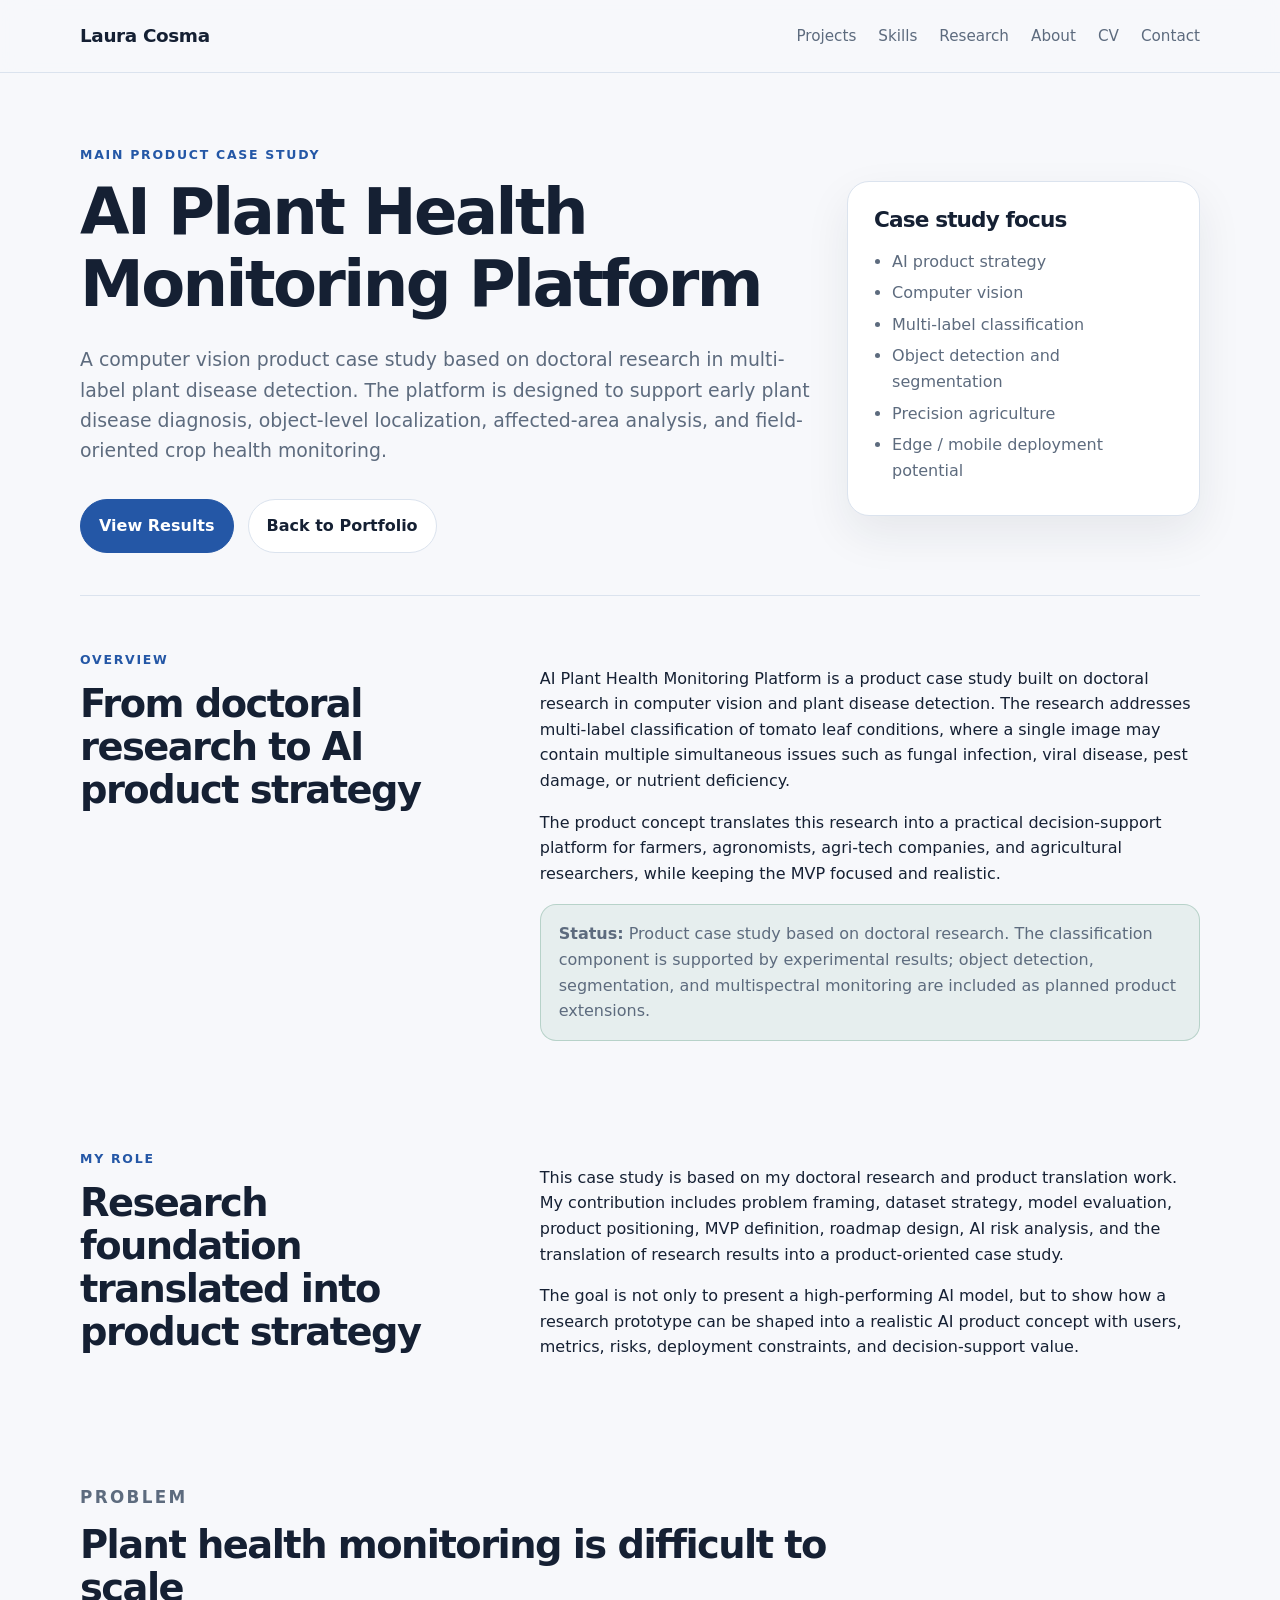
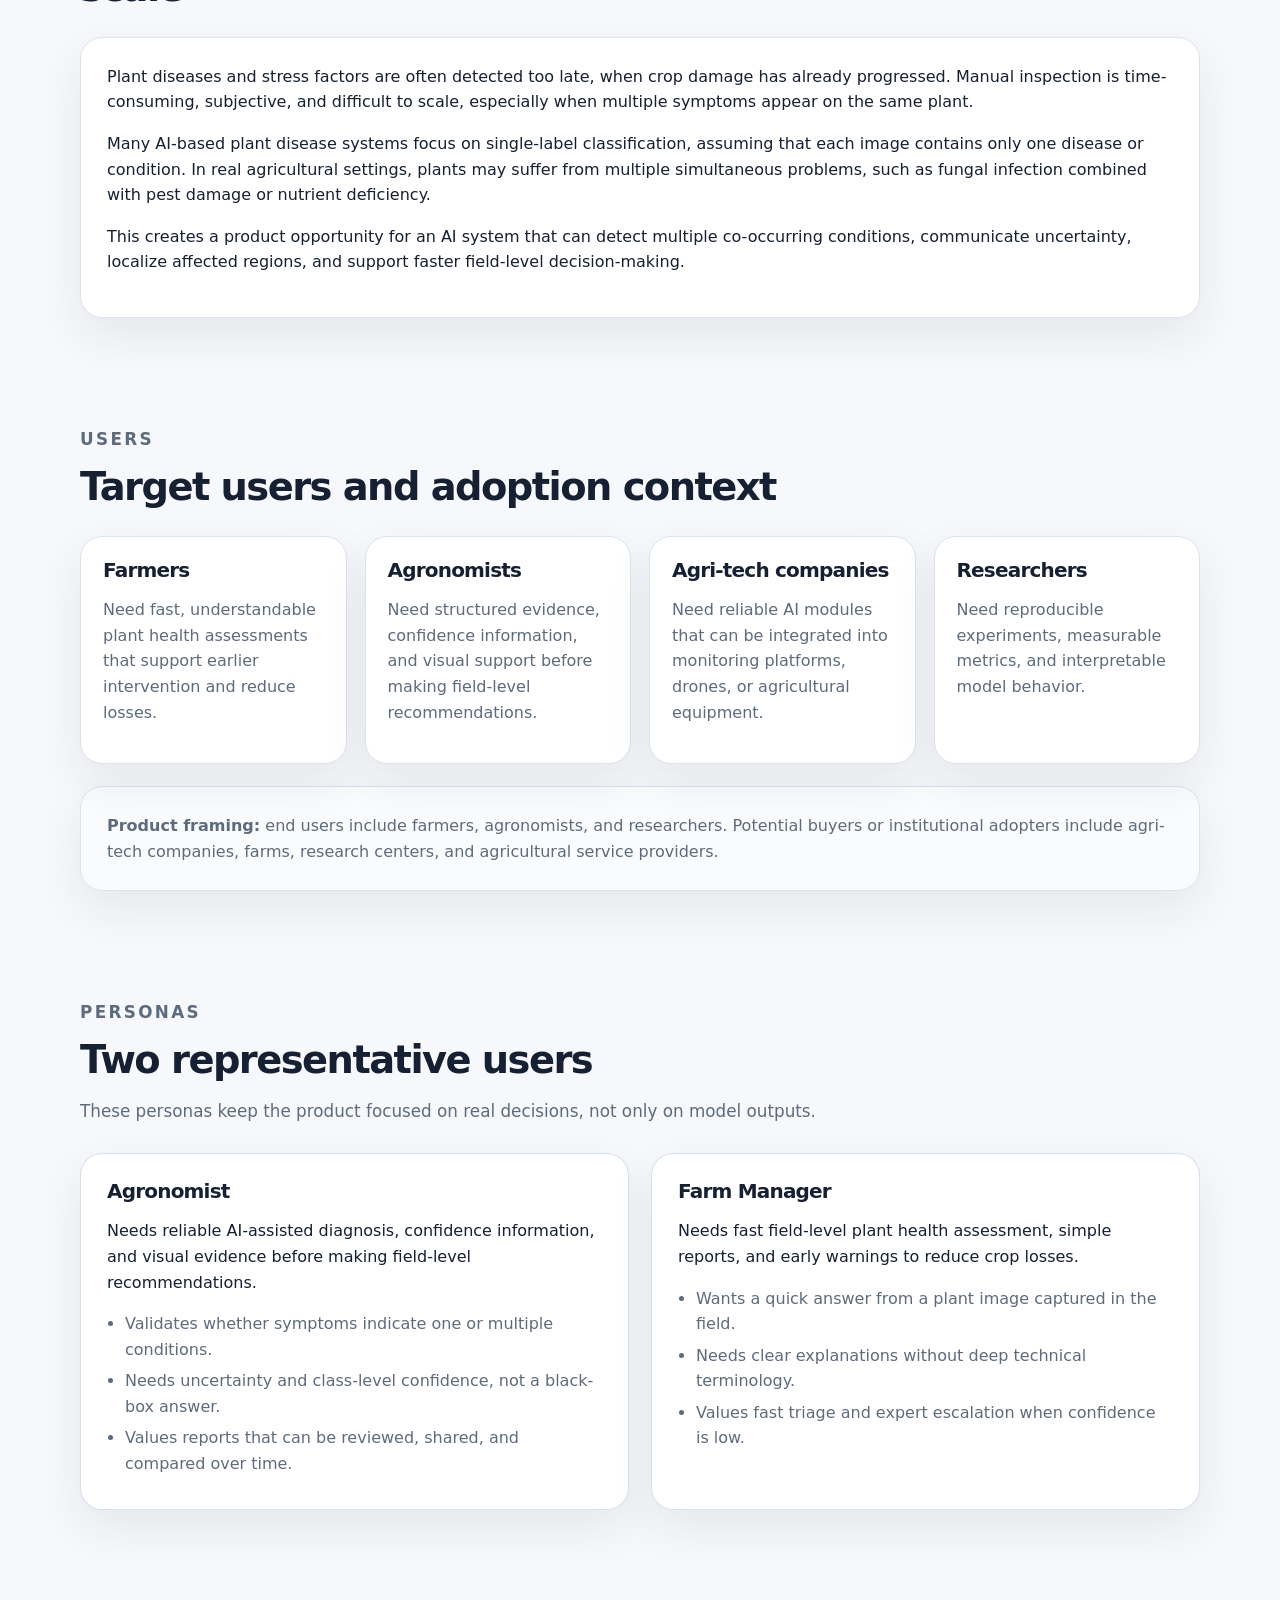
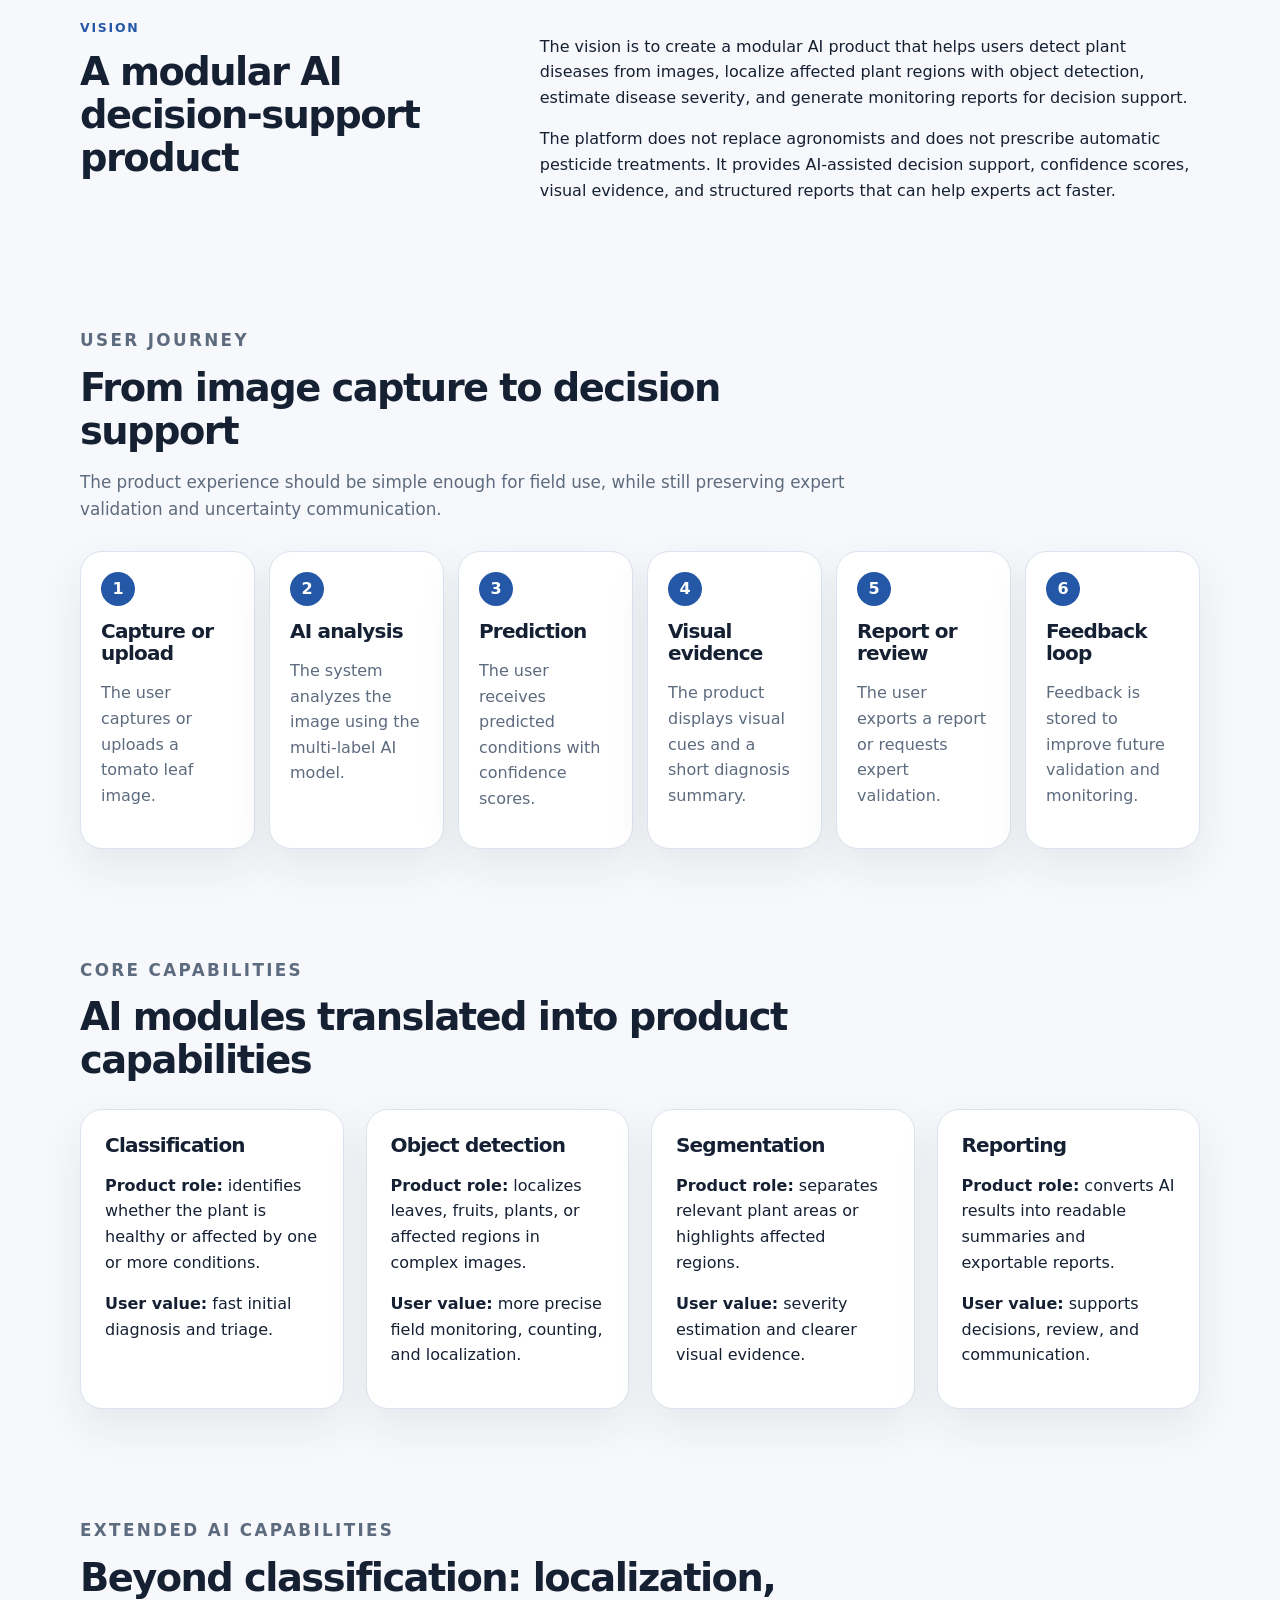
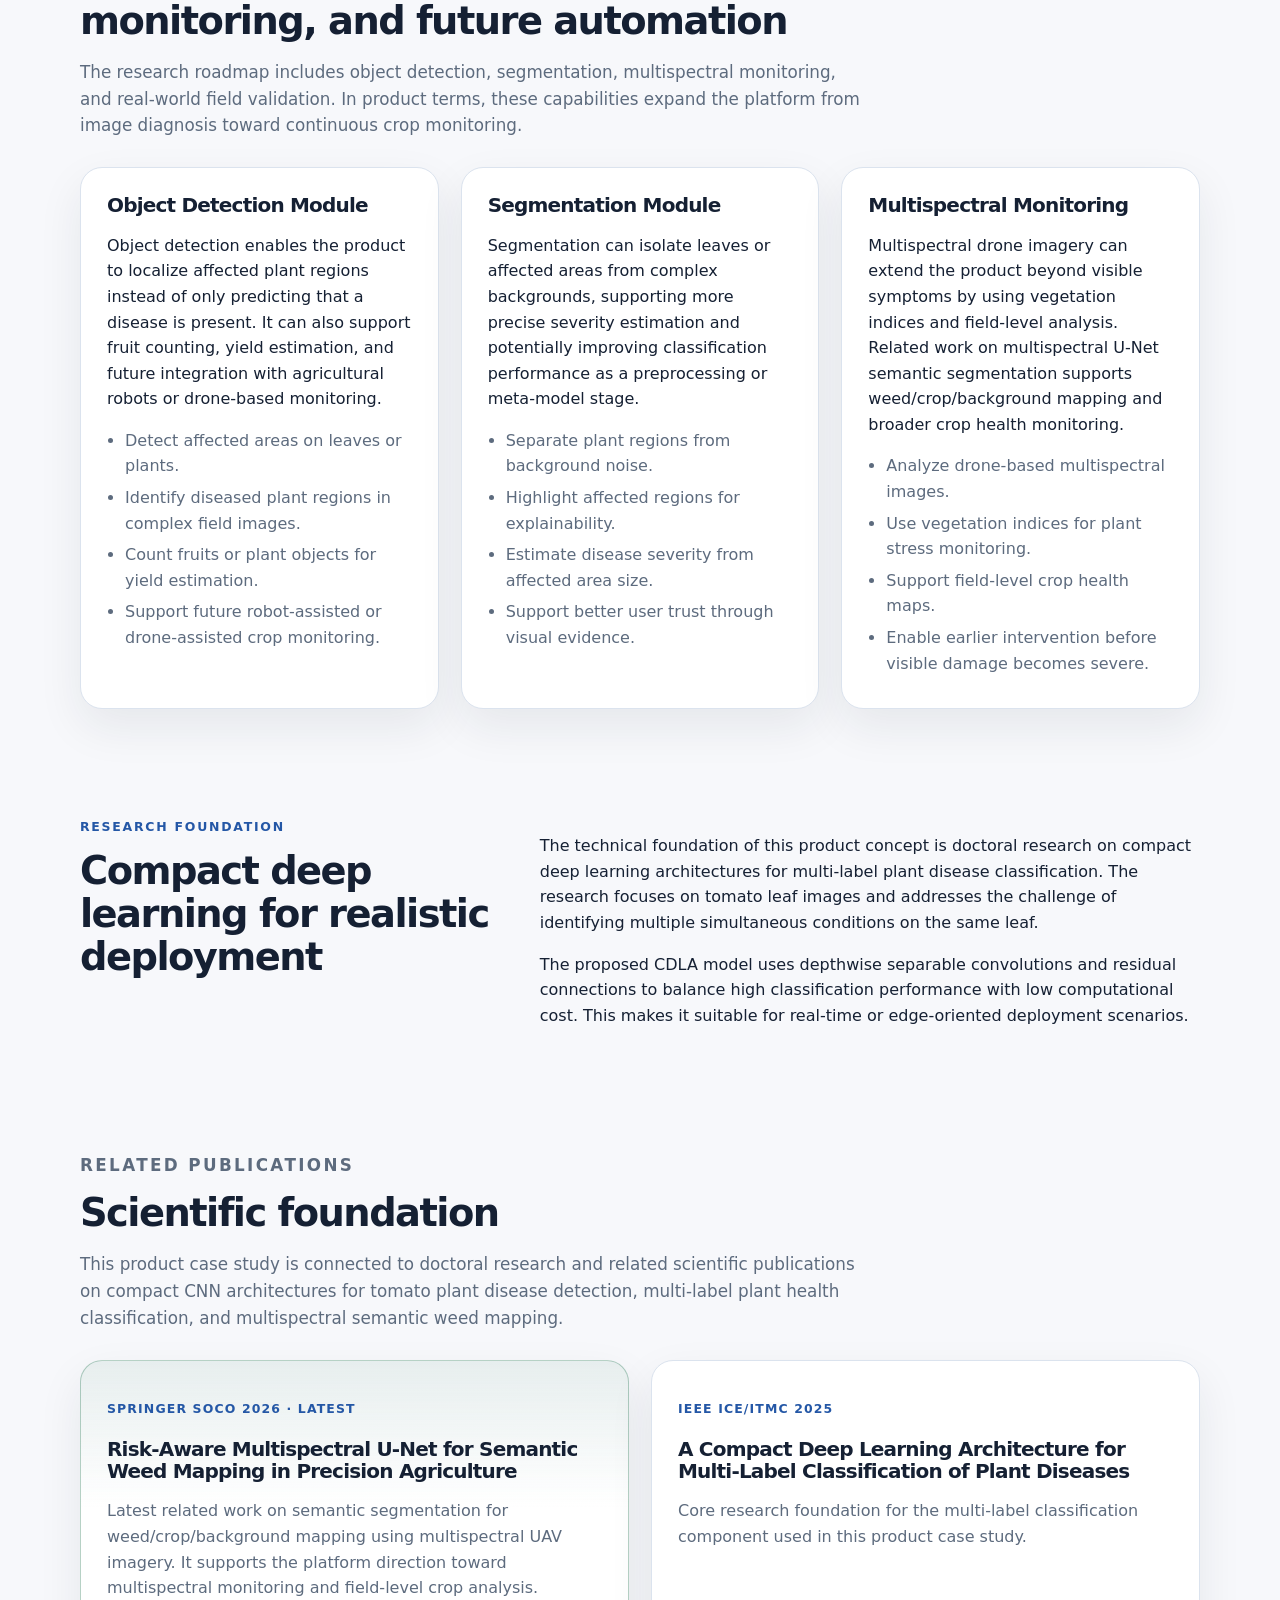
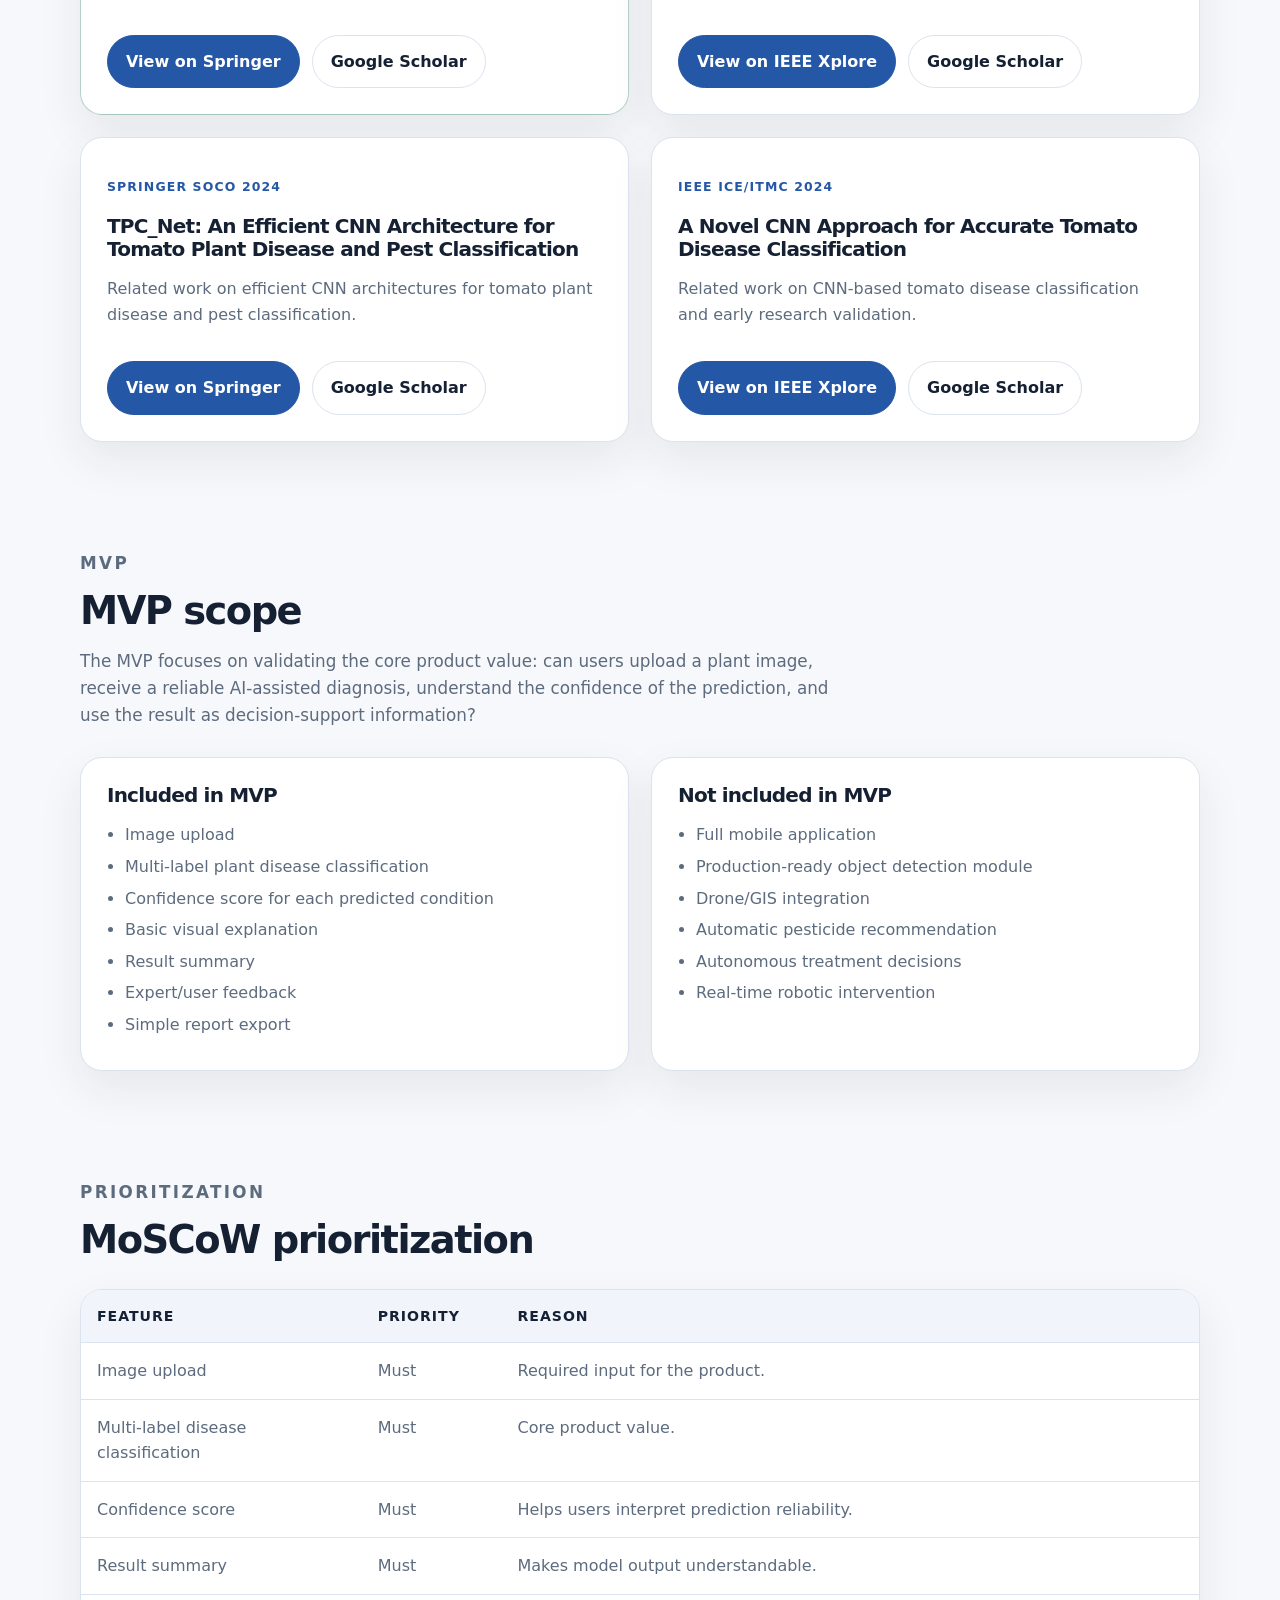
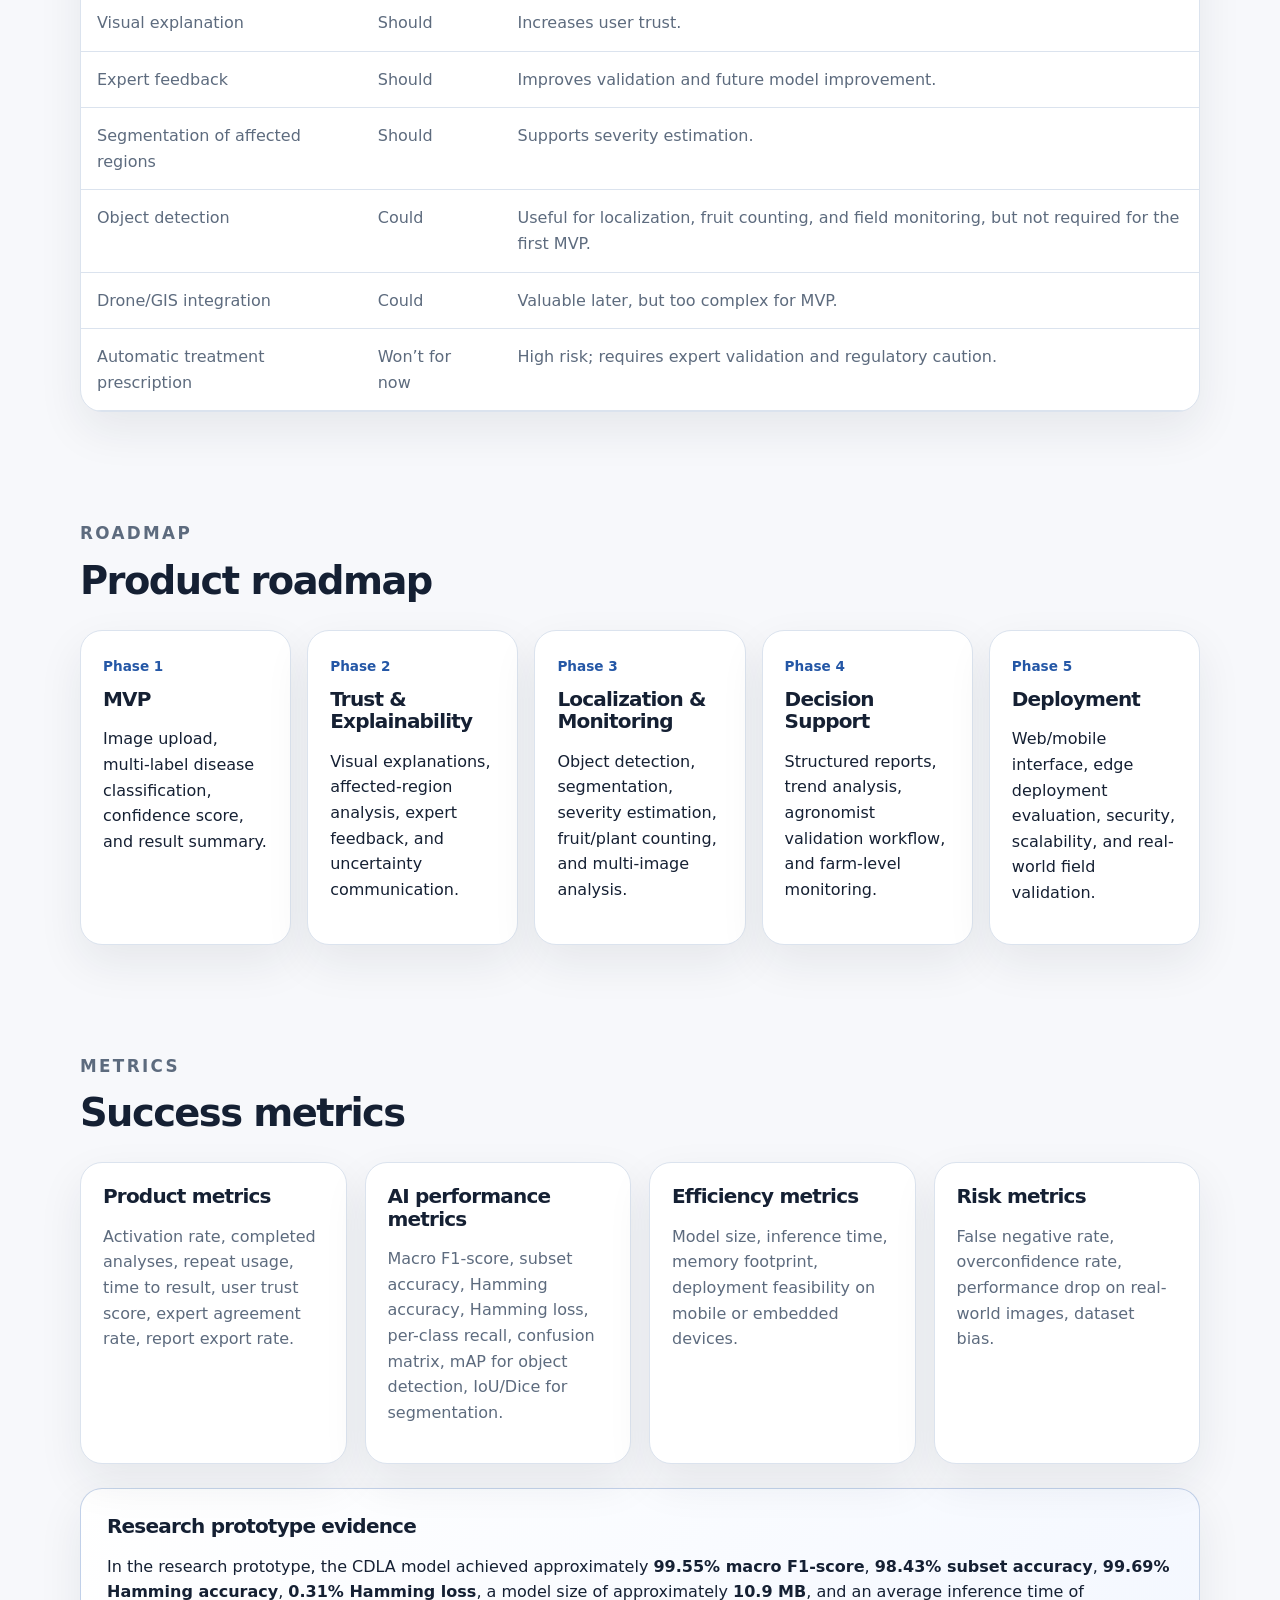
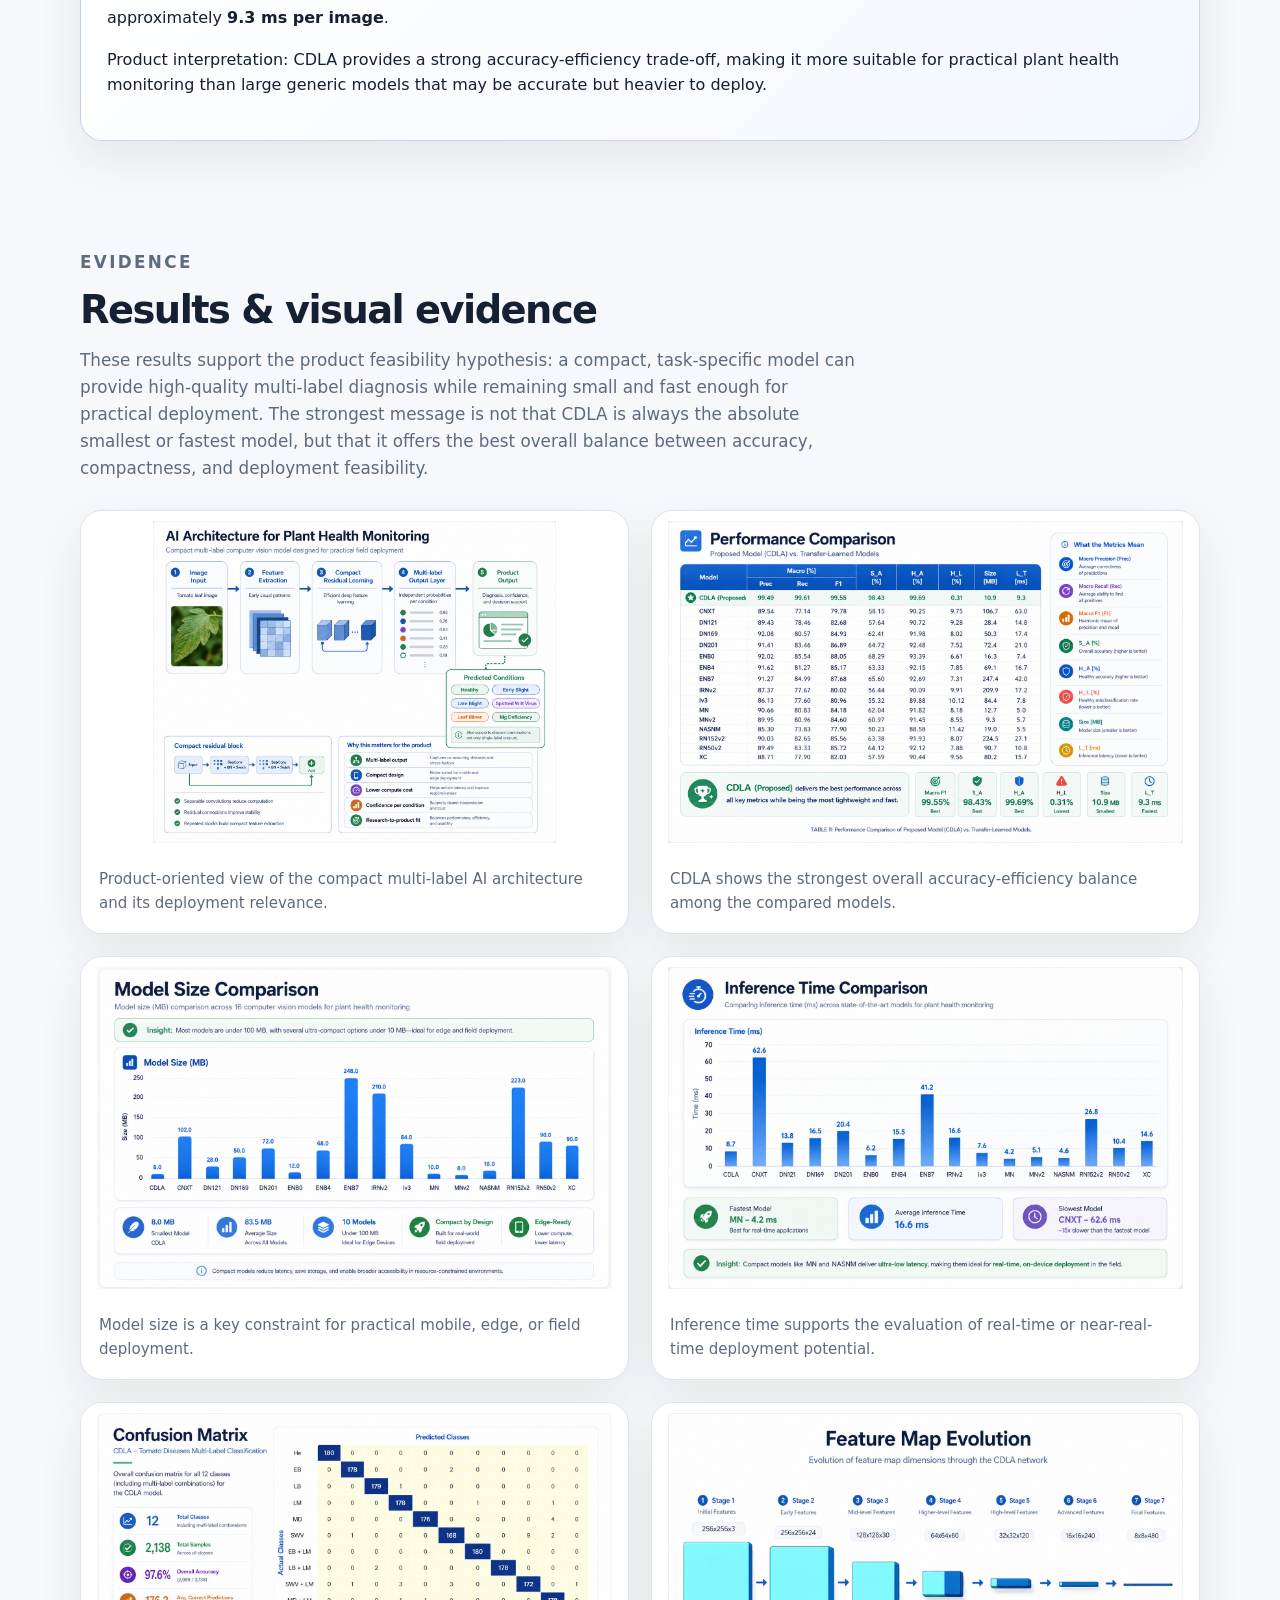
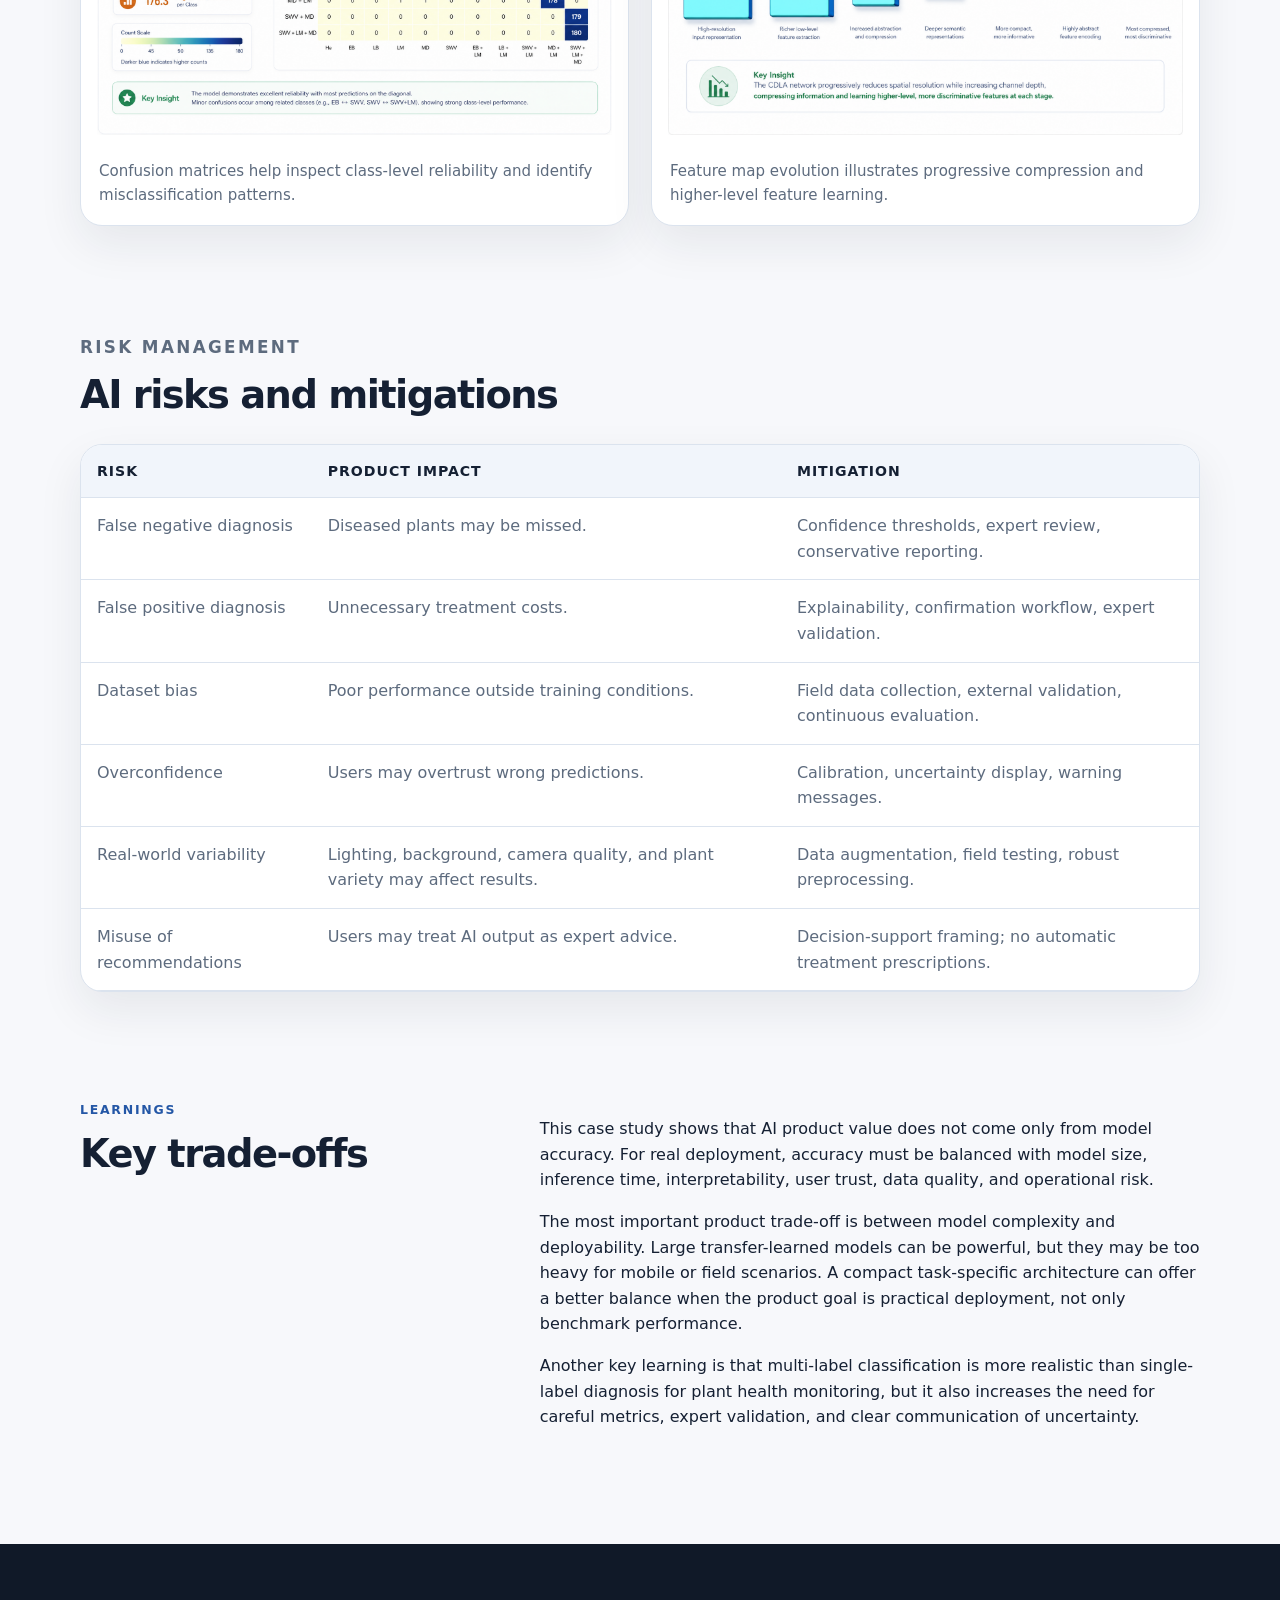
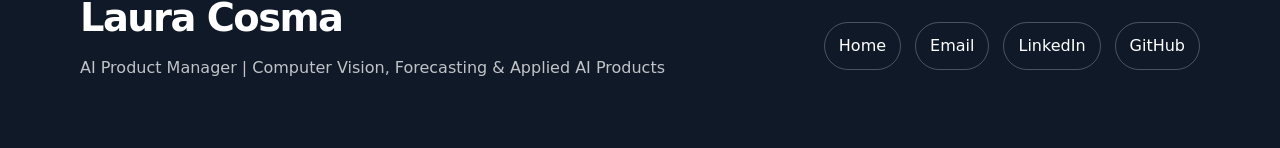
<file: projects/plant-health-platform.html>
<!DOCTYPE html>
<html lang="en">
<head>
  <meta charset="UTF-8" />
  <meta name="viewport" content="width=device-width, initial-scale=1.0" />
  <title>AI Plant Health Monitoring Platform | Laura Cosma</title>
  <meta name="description" content="AI Plant Health Monitoring Platform - AI product case study by Laura Cosma, based on doctoral research in plant disease detection, object localization, segmentation, and field-oriented crop monitoring." />
  <link rel="stylesheet" href="../style.css" />
</head>

<body>
  <header class="site-header">
    <nav class="nav container">
      <a href="../index.html" class="logo">Laura Cosma</a>
      <div class="nav-links">
        <a href="../index.html#projects">Projects</a>
        <a href="../index.html#skills">Skills</a>
        <a href="../index.html#research">Research</a>
        <a href="../index.html#about">About</a>
        <a href="../cv.pdf">CV</a>
        <a href="../index.html#contact">Contact</a>
      </div>
    </nav>
  </header>

  <main>
    <section class="project-hero container">
      <div>
        <p class="eyebrow">Main product case study</p>
        <h1>AI Plant Health Monitoring Platform</h1>
        <p class="hero-summary">
          A computer vision product case study based on doctoral research in multi-label plant disease detection.
          The platform is designed to support early plant disease diagnosis, object-level localization,
          affected-area analysis, and field-oriented crop health monitoring.
        </p>
        <div class="hero-actions">
          <a class="button primary" href="#results">View Results</a>
          <a class="button secondary" href="../index.html#projects">Back to Portfolio</a>
        </div>
      </div>

      <aside class="project-meta-card">
        <h2>Case study focus</h2>
        <ul>
          <li>AI product strategy</li>
          <li>Computer vision</li>
          <li>Multi-label classification</li>
          <li>Object detection and segmentation</li>
          <li>Precision agriculture</li>
          <li>Edge / mobile deployment potential</li>
        </ul>
      </aside>
    </section>

    <section class="container section two-column">
      <div>
        <p class="eyebrow">Overview</p>
        <h2>From doctoral research to AI product strategy</h2>
      </div>
      <div>
        <p>
          AI Plant Health Monitoring Platform is a product case study built on doctoral research in computer vision
          and plant disease detection. The research addresses multi-label classification of tomato leaf conditions,
          where a single image may contain multiple simultaneous issues such as fungal infection, viral disease,
          pest damage, or nutrient deficiency.
        </p>
        <p>
          The product concept translates this research into a practical decision-support platform for farmers,
          agronomists, agri-tech companies, and agricultural researchers, while keeping the MVP focused and realistic.
        </p>
        <div class="status-note">
          <strong>Status:</strong> Product case study based on doctoral research. The classification component is supported
          by experimental results; object detection, segmentation, and multispectral monitoring are included as planned
          product extensions.
        </div>
      </div>
    </section>

    <section class="container section two-column">
      <div>
        <p class="eyebrow">My role</p>
        <h2>Research foundation translated into product strategy</h2>
      </div>
      <div>
        <p>
          This case study is based on my doctoral research and product translation work. My contribution includes
          problem framing, dataset strategy, model evaluation, product positioning, MVP definition, roadmap design,
          AI risk analysis, and the translation of research results into a product-oriented case study.
        </p>
        <p>
          The goal is not only to present a high-performing AI model, but to show how a research prototype can be shaped
          into a realistic AI product concept with users, metrics, risks, deployment constraints, and decision-support value.
        </p>
      </div>
    </section>

    <section class="container section">
      <div class="section-heading">
        <p class="eyebrow">Problem</p>
        <h2>Plant health monitoring is difficult to scale</h2>
      </div>
      <div class="content-card">
        <p>
          Plant diseases and stress factors are often detected too late, when crop damage has already progressed.
          Manual inspection is time-consuming, subjective, and difficult to scale, especially when multiple symptoms
          appear on the same plant.
        </p>
        <p>
          Many AI-based plant disease systems focus on single-label classification, assuming that each image contains
          only one disease or condition. In real agricultural settings, plants may suffer from multiple simultaneous
          problems, such as fungal infection combined with pest damage or nutrient deficiency.
        </p>
        <p>
          This creates a product opportunity for an AI system that can detect multiple co-occurring conditions,
          communicate uncertainty, localize affected regions, and support faster field-level decision-making.
        </p>
      </div>
    </section>

    <section class="container section">
      <div class="section-heading">
        <p class="eyebrow">Users</p>
        <h2>Target users and adoption context</h2>
      </div>

      <div class="skill-columns">
        <article>
          <h3>Farmers</h3>
          <p>Need fast, understandable plant health assessments that support earlier intervention and reduce losses.</p>
        </article>
        <article>
          <h3>Agronomists</h3>
          <p>Need structured evidence, confidence information, and visual support before making field-level recommendations.</p>
        </article>
        <article>
          <h3>Agri-tech companies</h3>
          <p>Need reliable AI modules that can be integrated into monitoring platforms, drones, or agricultural equipment.</p>
        </article>
        <article>
          <h3>Researchers</h3>
          <p>Need reproducible experiments, measurable metrics, and interpretable model behavior.</p>
        </article>
      </div>

      <div class="note-card">
        <strong>Product framing:</strong> end users include farmers, agronomists, and researchers.
        Potential buyers or institutional adopters include agri-tech companies, farms, research centers,
        and agricultural service providers.
      </div>
    </section>

    <section class="container section">
      <div class="section-heading">
        <p class="eyebrow">Personas</p>
        <h2>Two representative users</h2>
        <p>
          These personas keep the product focused on real decisions, not only on model outputs.
        </p>
      </div>

      <div class="two-card-grid">
        <article class="content-card persona-card">
          <h3>Agronomist</h3>
          <p>
            Needs reliable AI-assisted diagnosis, confidence information, and visual evidence before making field-level recommendations.
          </p>
          <ul>
            <li>Validates whether symptoms indicate one or multiple conditions.</li>
            <li>Needs uncertainty and class-level confidence, not a black-box answer.</li>
            <li>Values reports that can be reviewed, shared, and compared over time.</li>
          </ul>
        </article>

        <article class="content-card persona-card">
          <h3>Farm Manager</h3>
          <p>
            Needs fast field-level plant health assessment, simple reports, and early warnings to reduce crop losses.
          </p>
          <ul>
            <li>Wants a quick answer from a plant image captured in the field.</li>
            <li>Needs clear explanations without deep technical terminology.</li>
            <li>Values fast triage and expert escalation when confidence is low.</li>
          </ul>
        </article>
      </div>
    </section>

    <section class="container section two-column">
      <div>
        <p class="eyebrow">Vision</p>
        <h2>A modular AI decision-support product</h2>
      </div>
      <div>
        <p>
          The vision is to create a modular AI product that helps users detect plant diseases from images,
          localize affected plant regions with object detection, estimate disease severity, and generate
          monitoring reports for decision support.
        </p>
        <p>
          The platform does not replace agronomists and does not prescribe automatic pesticide treatments.
          It provides AI-assisted decision support, confidence scores, visual evidence, and structured reports
          that can help experts act faster.
        </p>
      </div>
    </section>

    <section class="container section">
      <div class="section-heading">
        <p class="eyebrow">User journey</p>
        <h2>From image capture to decision support</h2>
        <p>
          The product experience should be simple enough for field use, while still preserving expert validation and uncertainty communication.
        </p>
      </div>

      <div class="journey-grid">
        <article><span>1</span><h3>Capture or upload</h3><p>The user captures or uploads a tomato leaf image.</p></article>
        <article><span>2</span><h3>AI analysis</h3><p>The system analyzes the image using the multi-label AI model.</p></article>
        <article><span>3</span><h3>Prediction</h3><p>The user receives predicted conditions with confidence scores.</p></article>
        <article><span>4</span><h3>Visual evidence</h3><p>The product displays visual cues and a short diagnosis summary.</p></article>
        <article><span>5</span><h3>Report or review</h3><p>The user exports a report or requests expert validation.</p></article>
        <article><span>6</span><h3>Feedback loop</h3><p>Feedback is stored to improve future validation and monitoring.</p></article>
      </div>
    </section>

    <section class="container section">
      <div class="section-heading">
        <p class="eyebrow">Core capabilities</p>
        <h2>AI modules translated into product capabilities</h2>
      </div>

      <div class="capability-grid">
        <article>
          <h3>Classification</h3>
          <p><strong>Product role:</strong> identifies whether the plant is healthy or affected by one or more conditions.</p>
          <p><strong>User value:</strong> fast initial diagnosis and triage.</p>
        </article>
        <article>
          <h3>Object detection</h3>
          <p><strong>Product role:</strong> localizes leaves, fruits, plants, or affected regions in complex images.</p>
          <p><strong>User value:</strong> more precise field monitoring, counting, and localization.</p>
        </article>
        <article>
          <h3>Segmentation</h3>
          <p><strong>Product role:</strong> separates relevant plant areas or highlights affected regions.</p>
          <p><strong>User value:</strong> severity estimation and clearer visual evidence.</p>
        </article>
        <article>
          <h3>Reporting</h3>
          <p><strong>Product role:</strong> converts AI results into readable summaries and exportable reports.</p>
          <p><strong>User value:</strong> supports decisions, review, and communication.</p>
        </article>
      </div>
    </section>

    <section class="container section">
      <div class="section-heading">
        <p class="eyebrow">Extended AI capabilities</p>
        <h2>Beyond classification: localization, monitoring, and future automation</h2>
        <p>
          The research roadmap includes object detection, segmentation, multispectral monitoring, and real-world field validation.
          In product terms, these capabilities expand the platform from image diagnosis toward continuous crop monitoring.
        </p>
      </div>

      <div class="feature-detail-grid">
        <article class="content-card">
          <h3>Object Detection Module</h3>
          <p>
            Object detection enables the product to localize affected plant regions instead of only predicting that a disease is present.
            It can also support fruit counting, yield estimation, and future integration with agricultural robots or drone-based monitoring.
          </p>
          <ul>
            <li>Detect affected areas on leaves or plants.</li>
            <li>Identify diseased plant regions in complex field images.</li>
            <li>Count fruits or plant objects for yield estimation.</li>
            <li>Support future robot-assisted or drone-assisted crop monitoring.</li>
          </ul>
        </article>

        <article class="content-card">
          <h3>Segmentation Module</h3>
          <p>
            Segmentation can isolate leaves or affected areas from complex backgrounds, supporting more precise severity estimation
            and potentially improving classification performance as a preprocessing or meta-model stage.
          </p>
          <ul>
            <li>Separate plant regions from background noise.</li>
            <li>Highlight affected regions for explainability.</li>
            <li>Estimate disease severity from affected area size.</li>
            <li>Support better user trust through visual evidence.</li>
          </ul>
        </article>

        <article class="content-card">
          <h3>Multispectral Monitoring</h3>
          <p>
            Multispectral drone imagery can extend the product beyond visible symptoms by using vegetation indices and field-level analysis.
            Related work on multispectral U-Net semantic segmentation supports weed/crop/background mapping and broader crop health monitoring.
          </p>
          <ul>
            <li>Analyze drone-based multispectral images.</li>
            <li>Use vegetation indices for plant stress monitoring.</li>
            <li>Support field-level crop health maps.</li>
            <li>Enable earlier intervention before visible damage becomes severe.</li>
          </ul>
        </article>
      </div>
    </section>

    <section class="container section two-column">
      <div>
        <p class="eyebrow">Research foundation</p>
        <h2>Compact deep learning for realistic deployment</h2>
      </div>
      <div>
        <p>
          The technical foundation of this product concept is doctoral research on compact deep learning architectures
          for multi-label plant disease classification. The research focuses on tomato leaf images and addresses the
          challenge of identifying multiple simultaneous conditions on the same leaf.
        </p>
        <p>
          The proposed CDLA model uses depthwise separable convolutions and residual connections to balance high
          classification performance with low computational cost. This makes it suitable for real-time or
          edge-oriented deployment scenarios.
        </p>
      </div>
    </section>

    <section class="container section">
      <div class="section-heading">
        <p class="eyebrow">Related publications</p>
        <h2>Scientific foundation</h2>
        <p>
          This product case study is connected to doctoral research and related scientific publications
          on compact CNN architectures for tomato plant disease detection, multi-label plant health classification, and multispectral semantic weed mapping.
        </p>
      </div>

      <div class="publication-grid">
        <article class="publication-card latest-publication">
          <p class="publication-type">Springer SOCO 2026 · Latest</p>
          <h3>Risk-Aware Multispectral U-Net for Semantic Weed Mapping in Precision Agriculture</h3>
          <p>
            Latest related work on semantic segmentation for weed/crop/background mapping using multispectral UAV imagery.
            It supports the platform direction toward multispectral monitoring and field-level crop analysis.
          </p>
          <div class="publication-actions">
            <a class="button primary" href="https://link.springer.com/chapter/10.1007/978-3-032-29254-4_5" target="_blank" rel="noopener noreferrer">
              View on Springer
            </a>
            <a class="button secondary" href="https://scholar.google.com/citations?user=Wi5fCNIAAAAJ&hl=en&oi=ao" target="_blank" rel="noopener noreferrer">
              Google Scholar
            </a>
          </div>
        </article>

        <article class="publication-card">
          <p class="publication-type">IEEE ICE/ITMC 2025</p>
          <h3>A Compact Deep Learning Architecture for Multi-Label Classification of Plant Diseases</h3>
          <p>
            Core research foundation for the multi-label classification component used in this product case study.
          </p>
          <div class="publication-actions">
            <a class="button primary" href="https://ieeexplore.ieee.org/document/11106670/" target="_blank" rel="noopener noreferrer">
              View on IEEE Xplore
            </a>
            <a class="button secondary" href="https://scholar.google.com/citations?user=Wi5fCNIAAAAJ&hl=en&oi=ao" target="_blank" rel="noopener noreferrer">
              Google Scholar
            </a>
          </div>
        </article>

        <article class="publication-card">
          <p class="publication-type">Springer SOCO 2024</p>
          <h3>TPC_Net: An Efficient CNN Architecture for Tomato Plant Disease and Pest Classification</h3>
          <p>
            Related work on efficient CNN architectures for tomato plant disease and pest classification.
          </p>
          <div class="publication-actions">
            <a class="button primary" href="https://link.springer.com/chapter/10.1007/978-3-031-75010-6_19" target="_blank" rel="noopener noreferrer">
              View on Springer
            </a>
            <a class="button secondary" href="https://scholar.google.com/citations?user=Wi5fCNIAAAAJ&hl=en&oi=ao" target="_blank" rel="noopener noreferrer">
              Google Scholar
            </a>
          </div>
        </article>

        <article class="publication-card">
          <p class="publication-type">IEEE ICE/ITMC 2024</p>
          <h3>A Novel CNN Approach for Accurate Tomato Disease Classification</h3>
          <p>
            Related work on CNN-based tomato disease classification and early research validation.
          </p>
          <div class="publication-actions">
            <a class="button primary" href="https://ieeexplore.ieee.org/abstract/document/10794256" target="_blank" rel="noopener noreferrer">
              View on IEEE Xplore
            </a>
            <a class="button secondary" href="https://scholar.google.com/citations?user=Wi5fCNIAAAAJ&hl=en&oi=ao" target="_blank" rel="noopener noreferrer">
              Google Scholar
            </a>
          </div>
        </article>
      </div>
    </section>

    <section class="container section">
      <div class="section-heading">
        <p class="eyebrow">MVP</p>
        <h2>MVP scope</h2>
        <p>
          The MVP focuses on validating the core product value: can users upload a plant image, receive a reliable
          AI-assisted diagnosis, understand the confidence of the prediction, and use the result as decision-support information?
        </p>
      </div>

      <div class="two-card-grid">
        <article class="content-card">
          <h3>Included in MVP</h3>
          <ul>
            <li>Image upload</li>
            <li>Multi-label plant disease classification</li>
            <li>Confidence score for each predicted condition</li>
            <li>Basic visual explanation</li>
            <li>Result summary</li>
            <li>Expert/user feedback</li>
            <li>Simple report export</li>
          </ul>
        </article>

        <article class="content-card">
          <h3>Not included in MVP</h3>
          <ul>
            <li>Full mobile application</li>
            <li>Production-ready object detection module</li>
            <li>Drone/GIS integration</li>
            <li>Automatic pesticide recommendation</li>
            <li>Autonomous treatment decisions</li>
            <li>Real-time robotic intervention</li>
          </ul>
        </article>
      </div>
    </section>

    <section class="container section">
      <div class="section-heading">
        <p class="eyebrow">Prioritization</p>
        <h2>MoSCoW prioritization</h2>
      </div>

      <div class="table-wrapper">
        <table>
          <thead>
            <tr>
              <th>Feature</th>
              <th>Priority</th>
              <th>Reason</th>
            </tr>
          </thead>
          <tbody>
            <tr><td>Image upload</td><td>Must</td><td>Required input for the product.</td></tr>
            <tr><td>Multi-label disease classification</td><td>Must</td><td>Core product value.</td></tr>
            <tr><td>Confidence score</td><td>Must</td><td>Helps users interpret prediction reliability.</td></tr>
            <tr><td>Result summary</td><td>Must</td><td>Makes model output understandable.</td></tr>
            <tr><td>Visual explanation</td><td>Should</td><td>Increases user trust.</td></tr>
            <tr><td>Expert feedback</td><td>Should</td><td>Improves validation and future model improvement.</td></tr>
            <tr><td>Segmentation of affected regions</td><td>Should</td><td>Supports severity estimation.</td></tr>
            <tr><td>Object detection</td><td>Could</td><td>Useful for localization, fruit counting, and field monitoring, but not required for the first MVP.</td></tr>
            <tr><td>Drone/GIS integration</td><td>Could</td><td>Valuable later, but too complex for MVP.</td></tr>
            <tr><td>Automatic treatment prescription</td><td>Won’t for now</td><td>High risk; requires expert validation and regulatory caution.</td></tr>
          </tbody>
        </table>
      </div>
    </section>

    <section class="container section">
      <div class="section-heading">
        <p class="eyebrow">Roadmap</p>
        <h2>Product roadmap</h2>
      </div>

      <div class="roadmap">
        <article>
          <span>Phase 1</span>
          <h3>MVP</h3>
          <p>Image upload, multi-label disease classification, confidence score, and result summary.</p>
        </article>
        <article>
          <span>Phase 2</span>
          <h3>Trust & Explainability</h3>
          <p>Visual explanations, affected-region analysis, expert feedback, and uncertainty communication.</p>
        </article>
        <article>
          <span>Phase 3</span>
          <h3>Localization & Monitoring</h3>
          <p>Object detection, segmentation, severity estimation, fruit/plant counting, and multi-image analysis.</p>
        </article>
        <article>
          <span>Phase 4</span>
          <h3>Decision Support</h3>
          <p>Structured reports, trend analysis, agronomist validation workflow, and farm-level monitoring.</p>
        </article>
        <article>
          <span>Phase 5</span>
          <h3>Deployment</h3>
          <p>Web/mobile interface, edge deployment evaluation, security, scalability, and real-world field validation.</p>
        </article>
      </div>
    </section>

    <section class="container section">
      <div class="section-heading">
        <p class="eyebrow">Metrics</p>
        <h2>Success metrics</h2>
      </div>

      <div class="skill-columns">
        <article>
          <h3>Product metrics</h3>
          <p>Activation rate, completed analyses, repeat usage, time to result, user trust score, expert agreement rate, report export rate.</p>
        </article>
        <article>
          <h3>AI performance metrics</h3>
          <p>Macro F1-score, subset accuracy, Hamming accuracy, Hamming loss, per-class recall, confusion matrix, mAP for object detection, IoU/Dice for segmentation.</p>
        </article>
        <article>
          <h3>Efficiency metrics</h3>
          <p>Model size, inference time, memory footprint, deployment feasibility on mobile or embedded devices.</p>
        </article>
        <article>
          <h3>Risk metrics</h3>
          <p>False negative rate, overconfidence rate, performance drop on real-world images, dataset bias.</p>
        </article>
      </div>

      <div class="highlight-card">
        <h3>Research prototype evidence</h3>
        <p>
          In the research prototype, the CDLA model achieved approximately <strong>99.55% macro F1-score</strong>,
          <strong>98.43% subset accuracy</strong>, <strong>99.69% Hamming accuracy</strong>,
          <strong>0.31% Hamming loss</strong>, a model size of approximately <strong>10.9 MB</strong>,
          and an average inference time of approximately <strong>9.3 ms per image</strong>.
        </p>
        <p>
          Product interpretation: CDLA provides a strong accuracy-efficiency trade-off, making it more suitable
          for practical plant health monitoring than large generic models that may be accurate but heavier to deploy.
        </p>
      </div>
    </section>

    <section id="results" class="container section">
      <div class="section-heading">
        <p class="eyebrow">Evidence</p>
        <h2>Results & visual evidence</h2>
        <p>
          These results support the product feasibility hypothesis: a compact, task-specific model can provide
          high-quality multi-label diagnosis while remaining small and fast enough for practical deployment.
          The strongest message is not that CDLA is always the absolute smallest or fastest model, but that it
          offers the best overall balance between accuracy, compactness, and deployment feasibility.
        </p>
      </div>

      <div class="evidence-grid">
        <figure>
          <img src="../assets/plant-architecture.png" alt="AI architecture for plant health monitoring" />
          <figcaption>Product-oriented view of the compact multi-label AI architecture and its deployment relevance.</figcaption>
        </figure>

        <figure>
          <img src="../assets/plant-performance.png" alt="Performance comparison between CDLA and baseline models" />
          <figcaption>CDLA shows the strongest overall accuracy-efficiency balance among the compared models.</figcaption>
        </figure>

        <figure>
          <img src="../assets/plant-model-size.png" alt="Model size comparison chart" />
          <figcaption>Model size is a key constraint for practical mobile, edge, or field deployment.</figcaption>
        </figure>

        <figure>
          <img src="../assets/plant-inference-time.png" alt="Inference time comparison chart" />
          <figcaption>Inference time supports the evaluation of real-time or near-real-time deployment potential.</figcaption>
        </figure>

        <figure>
          <img src="../assets/plant-confusion-matrix.png" alt="Confusion matrix for multi-label plant disease classification" />
          <figcaption>Confusion matrices help inspect class-level reliability and identify misclassification patterns.</figcaption>
        </figure>

        <figure>
          <img src="../assets/plant-feature-maps.png" alt="Feature map evolution through the CDLA network" />
          <figcaption>Feature map evolution illustrates progressive compression and higher-level feature learning.</figcaption>
        </figure>
      </div>
    </section>

    <section class="container section">
      <div class="section-heading">
        <p class="eyebrow">Risk management</p>
        <h2>AI risks and mitigations</h2>
      </div>

      <div class="table-wrapper">
        <table>
          <thead>
            <tr>
              <th>Risk</th>
              <th>Product impact</th>
              <th>Mitigation</th>
            </tr>
          </thead>
          <tbody>
            <tr>
              <td>False negative diagnosis</td>
              <td>Diseased plants may be missed.</td>
              <td>Confidence thresholds, expert review, conservative reporting.</td>
            </tr>
            <tr>
              <td>False positive diagnosis</td>
              <td>Unnecessary treatment costs.</td>
              <td>Explainability, confirmation workflow, expert validation.</td>
            </tr>
            <tr>
              <td>Dataset bias</td>
              <td>Poor performance outside training conditions.</td>
              <td>Field data collection, external validation, continuous evaluation.</td>
            </tr>
            <tr>
              <td>Overconfidence</td>
              <td>Users may overtrust wrong predictions.</td>
              <td>Calibration, uncertainty display, warning messages.</td>
            </tr>
            <tr>
              <td>Real-world variability</td>
              <td>Lighting, background, camera quality, and plant variety may affect results.</td>
              <td>Data augmentation, field testing, robust preprocessing.</td>
            </tr>
            <tr>
              <td>Misuse of recommendations</td>
              <td>Users may treat AI output as expert advice.</td>
              <td>Decision-support framing; no automatic treatment prescriptions.</td>
            </tr>
          </tbody>
        </table>
      </div>
    </section>

    <section class="container section two-column">
      <div>
        <p class="eyebrow">Learnings</p>
        <h2>Key trade-offs</h2>
      </div>
      <div>
        <p>
          This case study shows that AI product value does not come only from model accuracy.
          For real deployment, accuracy must be balanced with model size, inference time,
          interpretability, user trust, data quality, and operational risk.
        </p>
        <p>
          The most important product trade-off is between model complexity and deployability.
          Large transfer-learned models can be powerful, but they may be too heavy for mobile or field scenarios.
          A compact task-specific architecture can offer a better balance when the product goal is practical deployment,
          not only benchmark performance.
        </p>
        <p>
          Another key learning is that multi-label classification is more realistic than single-label diagnosis
          for plant health monitoring, but it also increases the need for careful metrics, expert validation,
          and clear communication of uncertainty.
        </p>
      </div>
    </section>
  </main>

  <footer class="site-footer">
    <div class="container footer-content">
      <div>
        <h2>Laura Cosma</h2>
        <p>AI Product Manager | Computer Vision, Forecasting & Applied AI Products</p>
      </div>
      <div class="footer-links">
        <a href="../index.html">Home</a>
        <a href="mailto:lauracosma333@gmail.com">Email</a>
        <a href="https://www.linkedin.com/in/laura-cosma-993125312/" target="_blank" rel="noopener noreferrer">LinkedIn</a>
        <a href="https://github.com/CosmaLaura" target="_blank" rel="noopener noreferrer">GitHub</a>
      </div>
    </div>
  </footer>
</body>
</html>
</file>
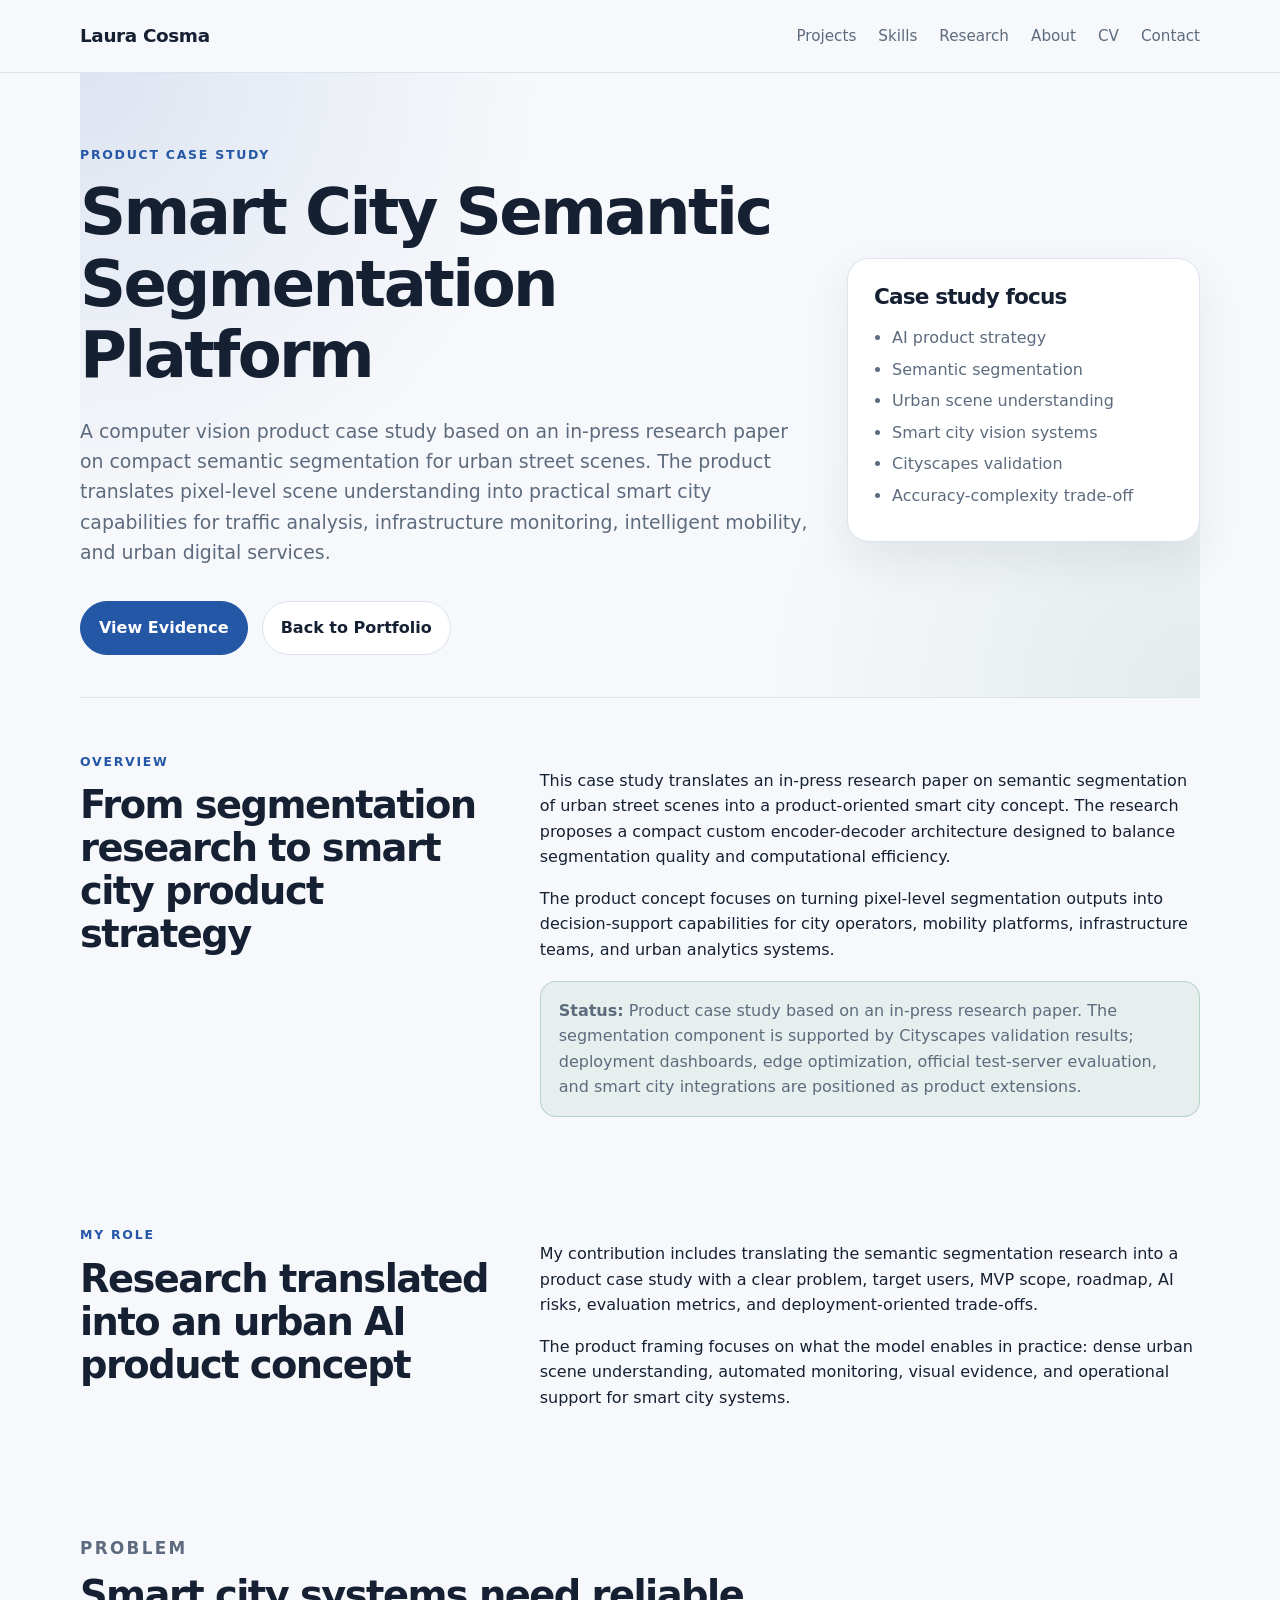
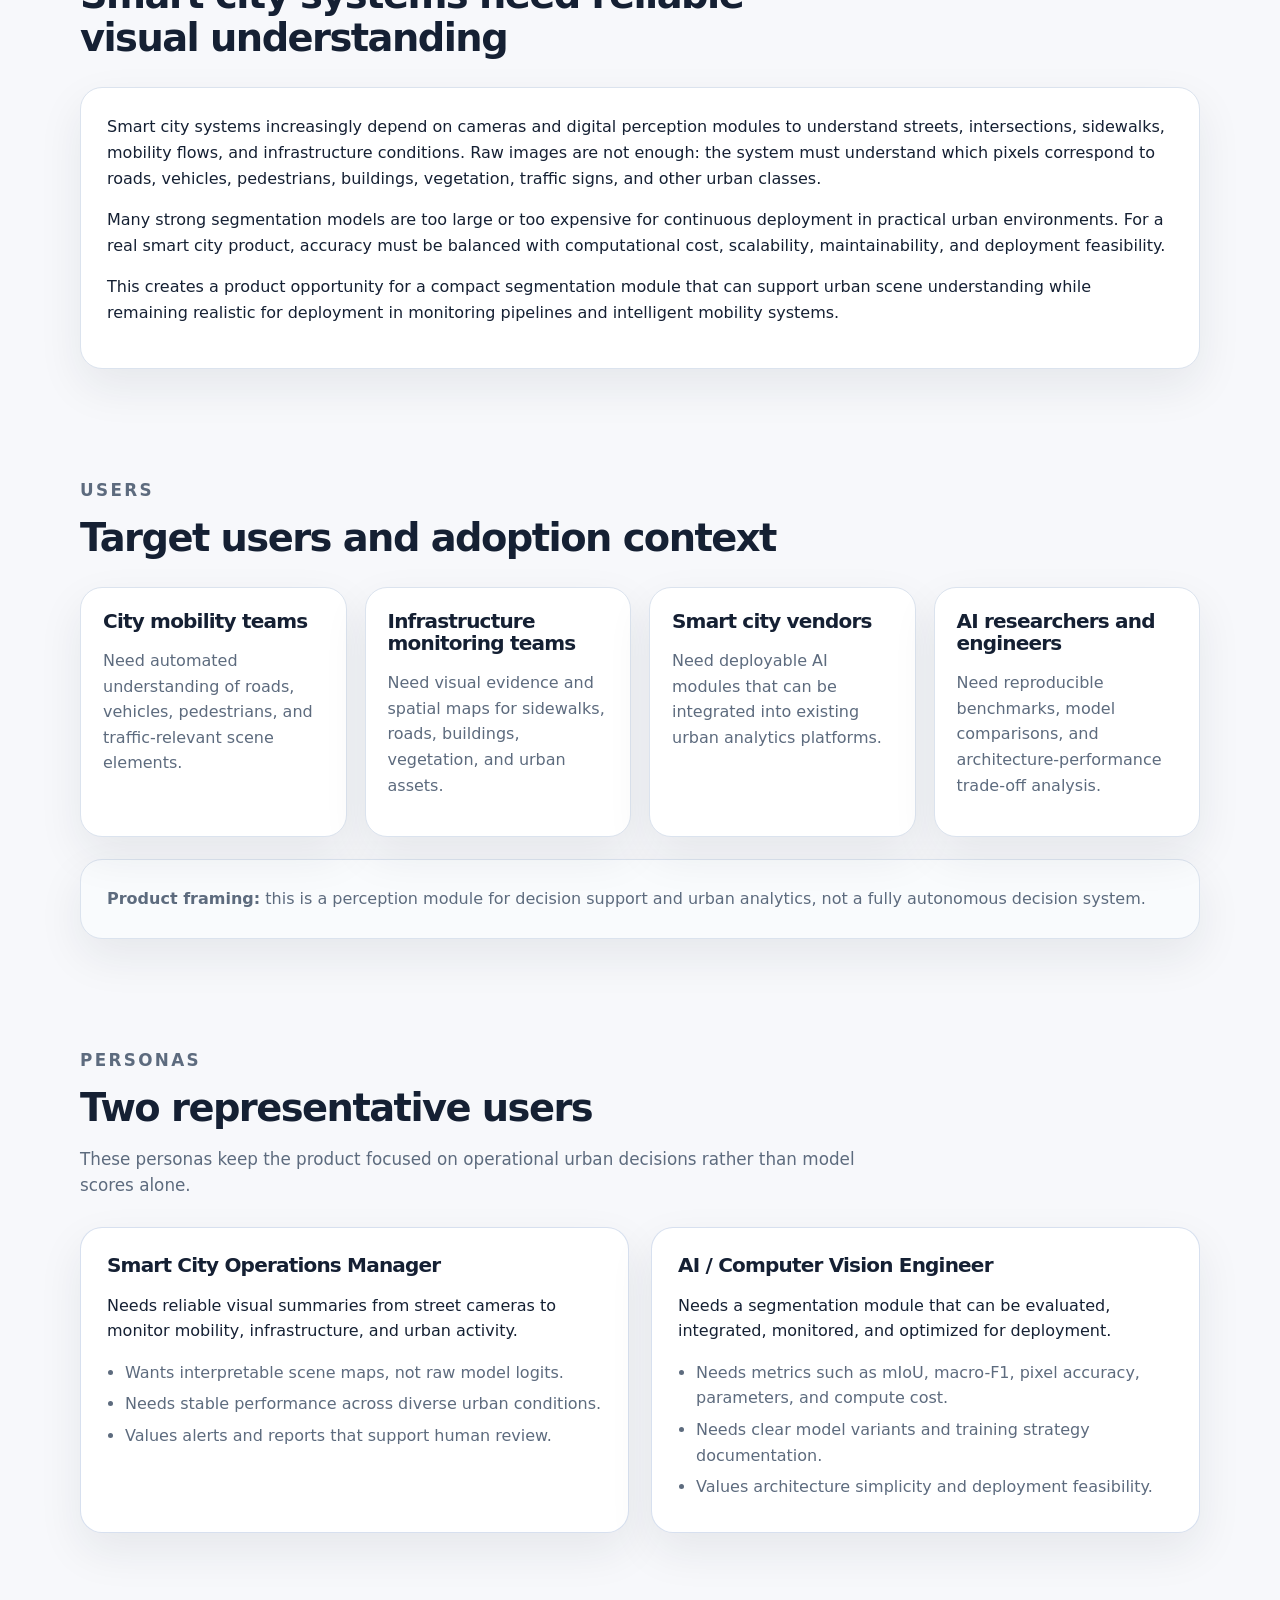
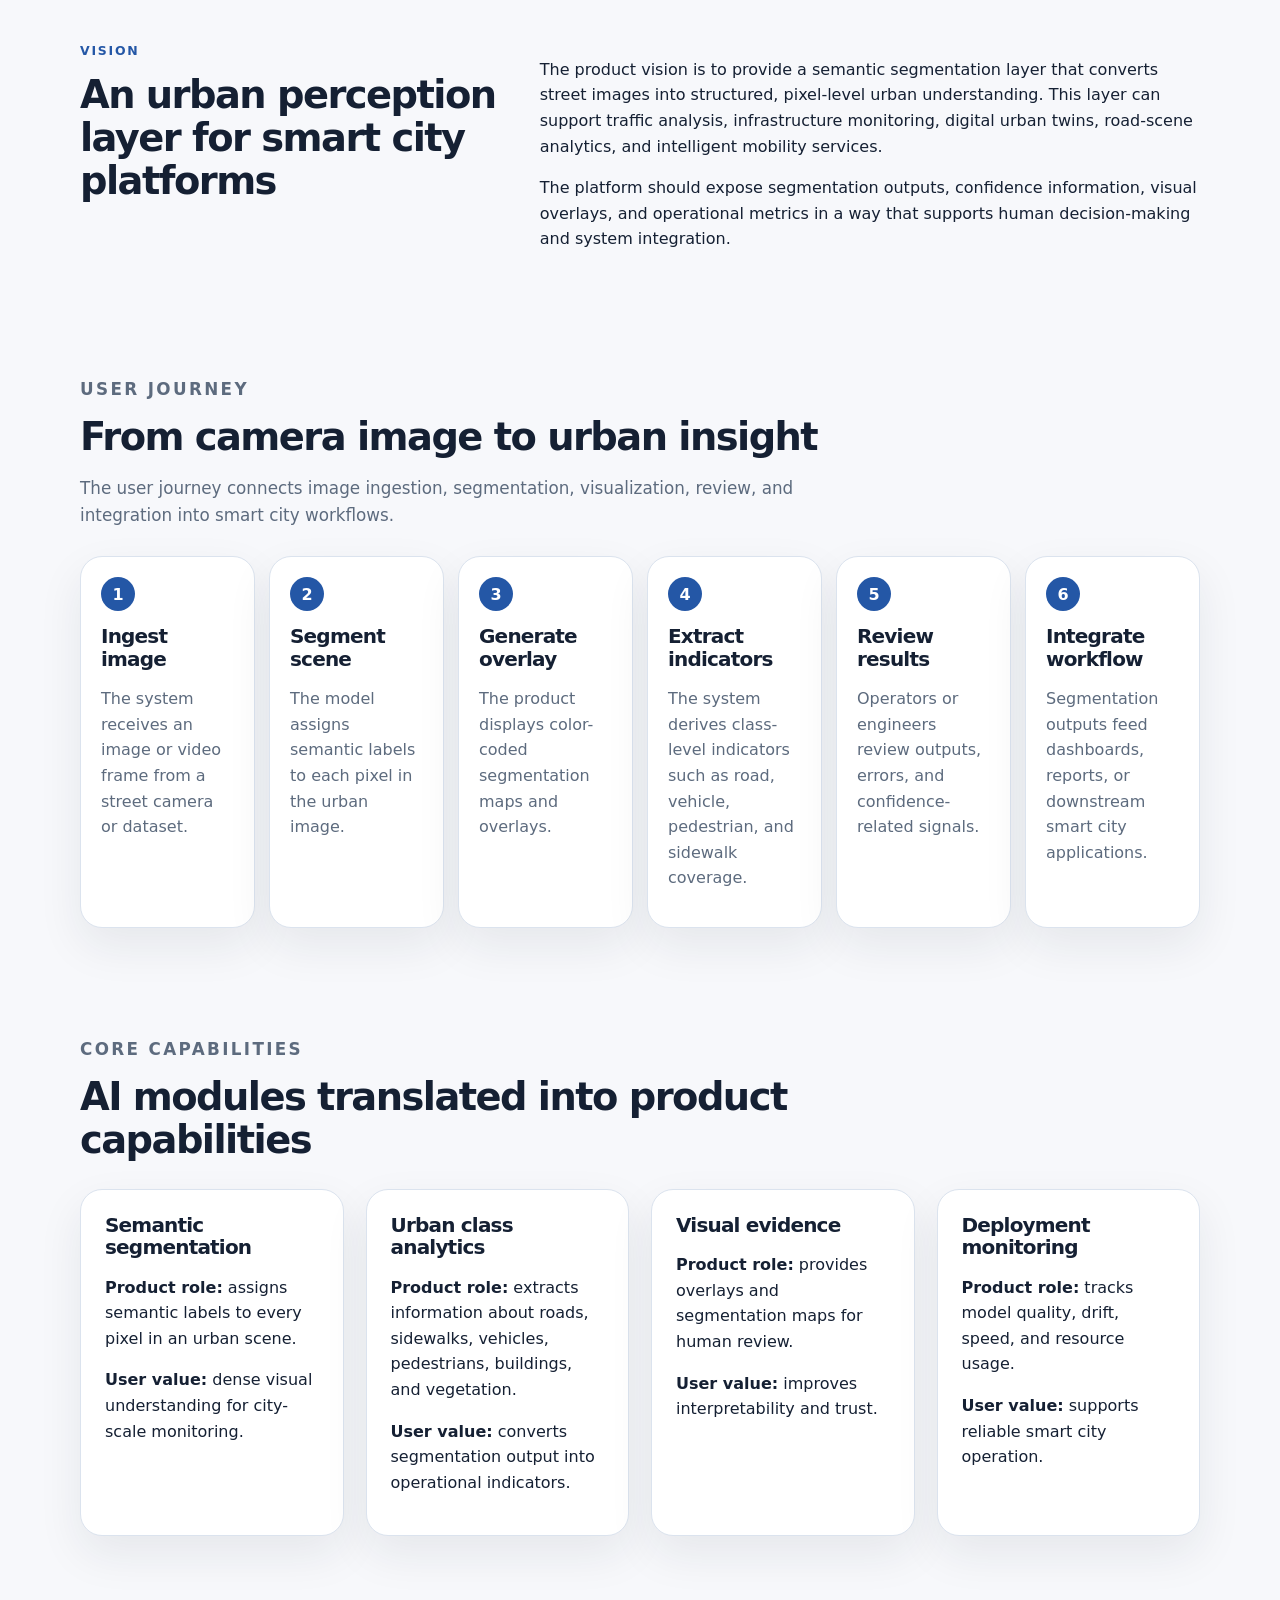
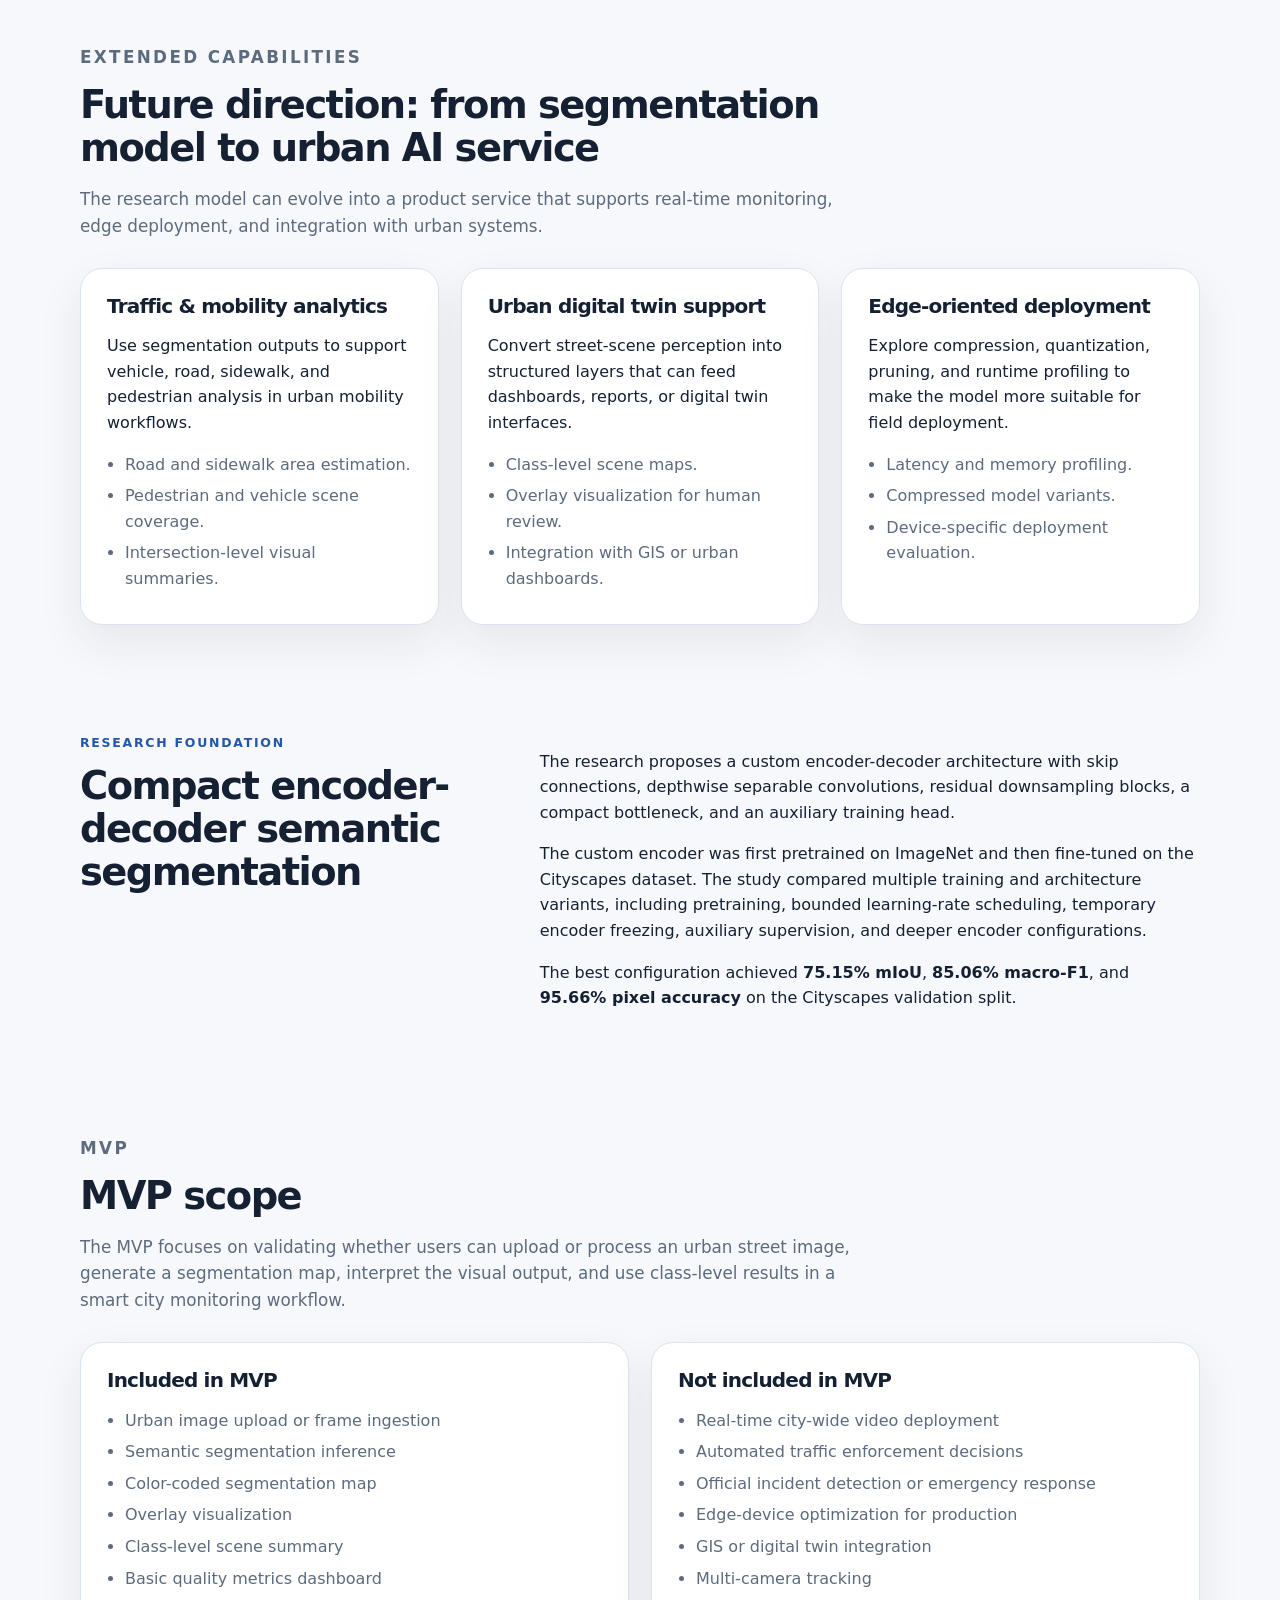
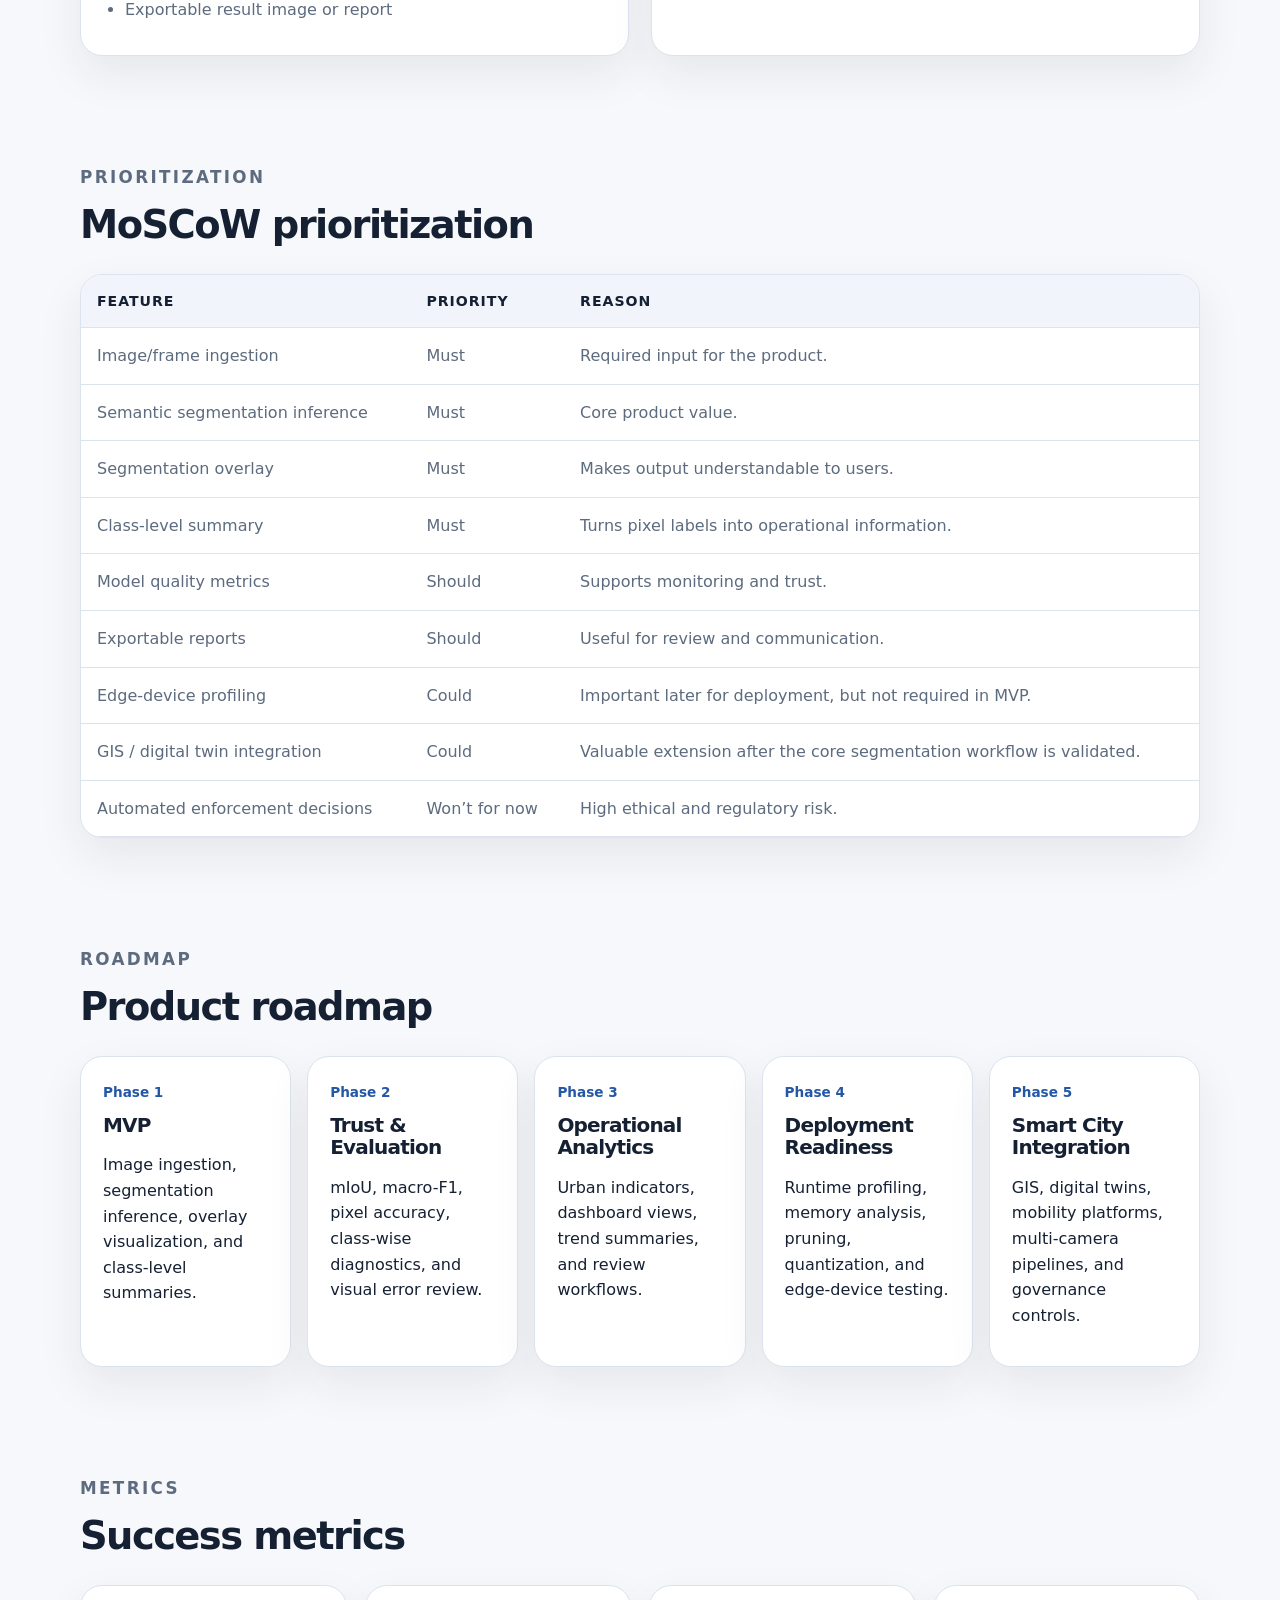
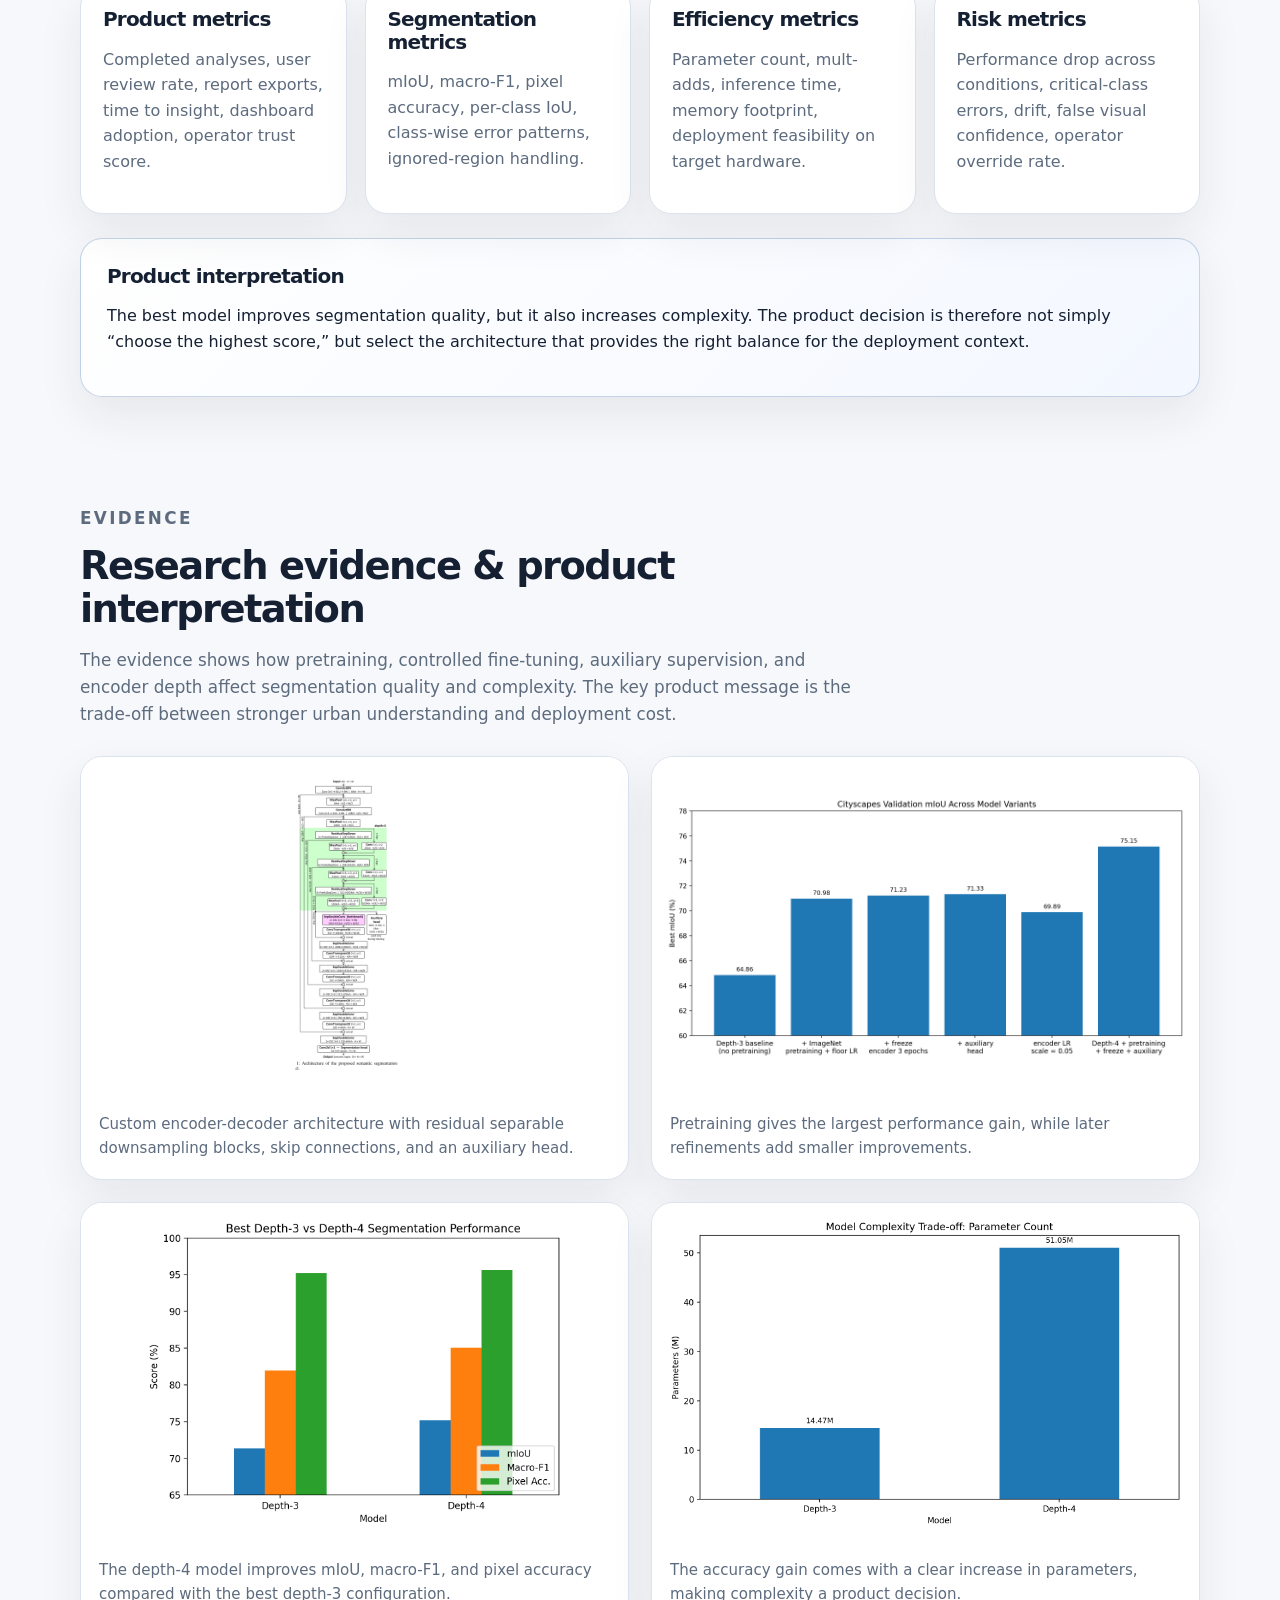
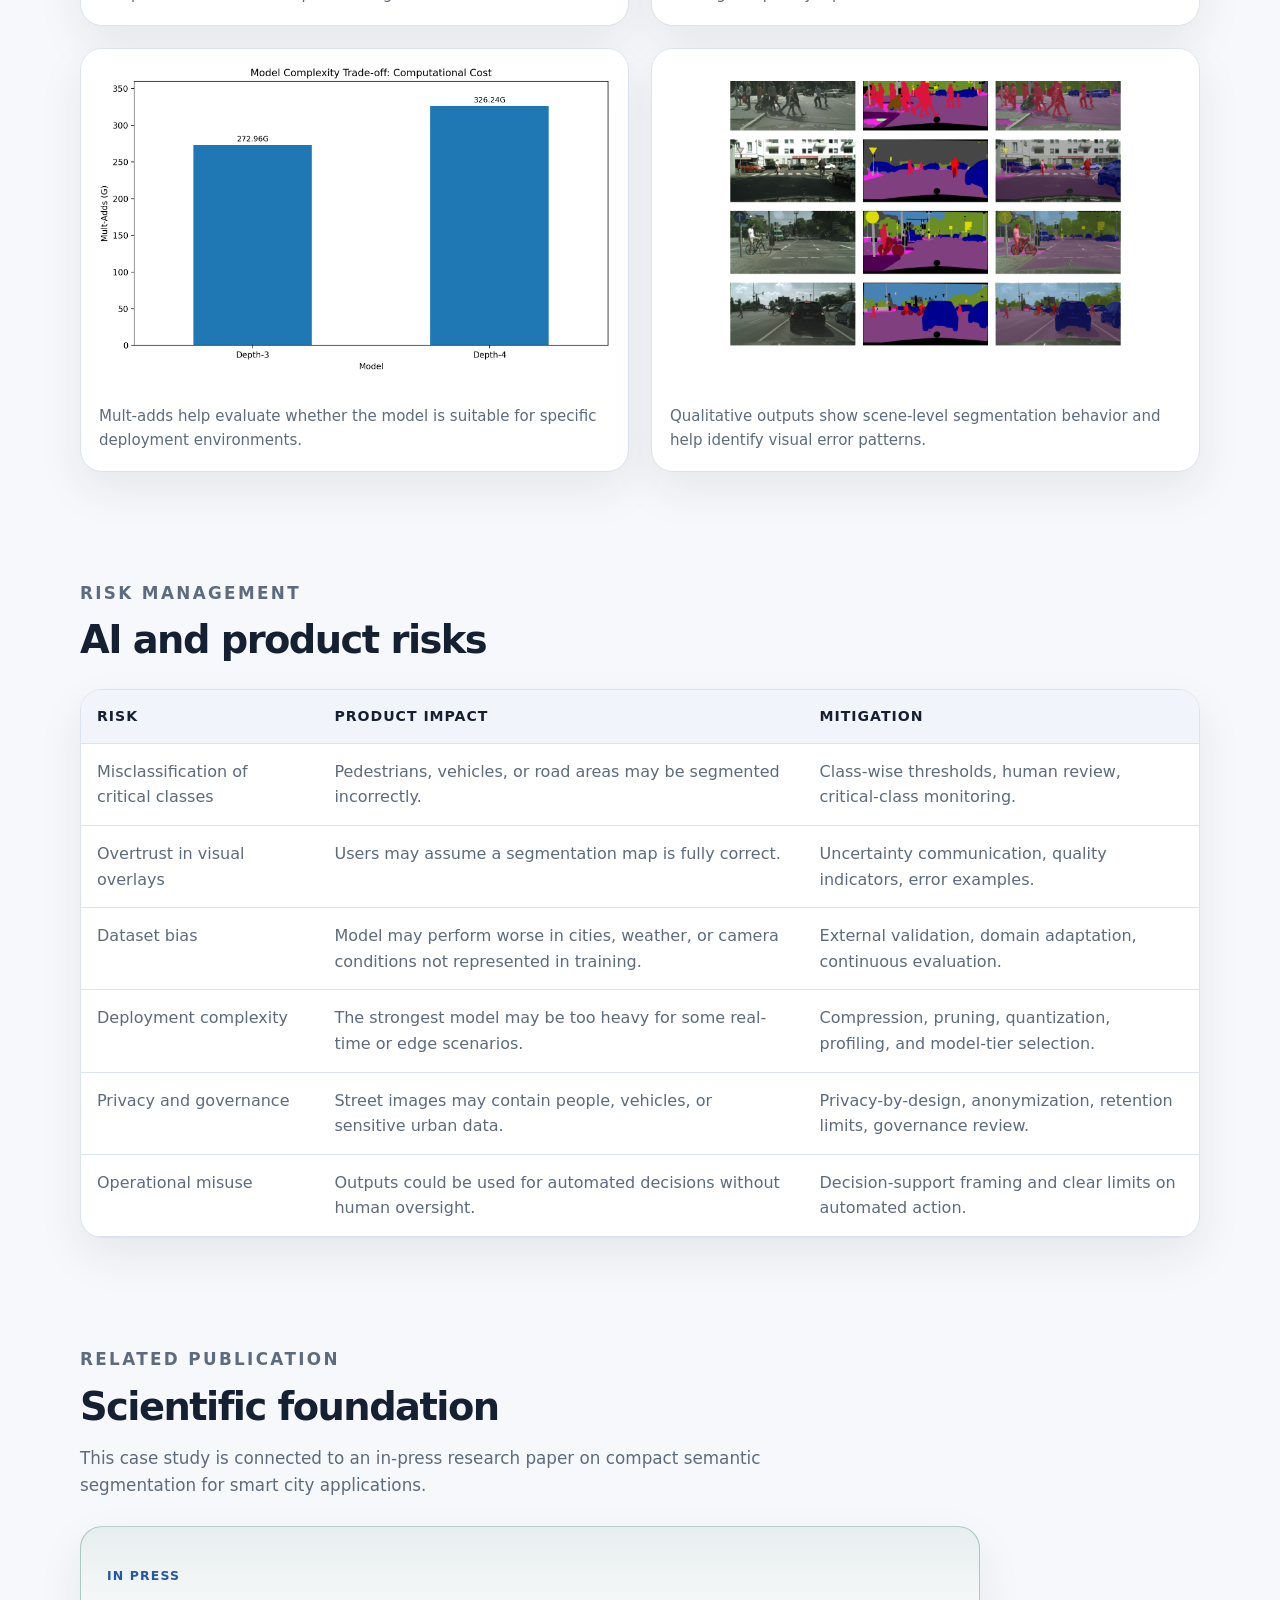
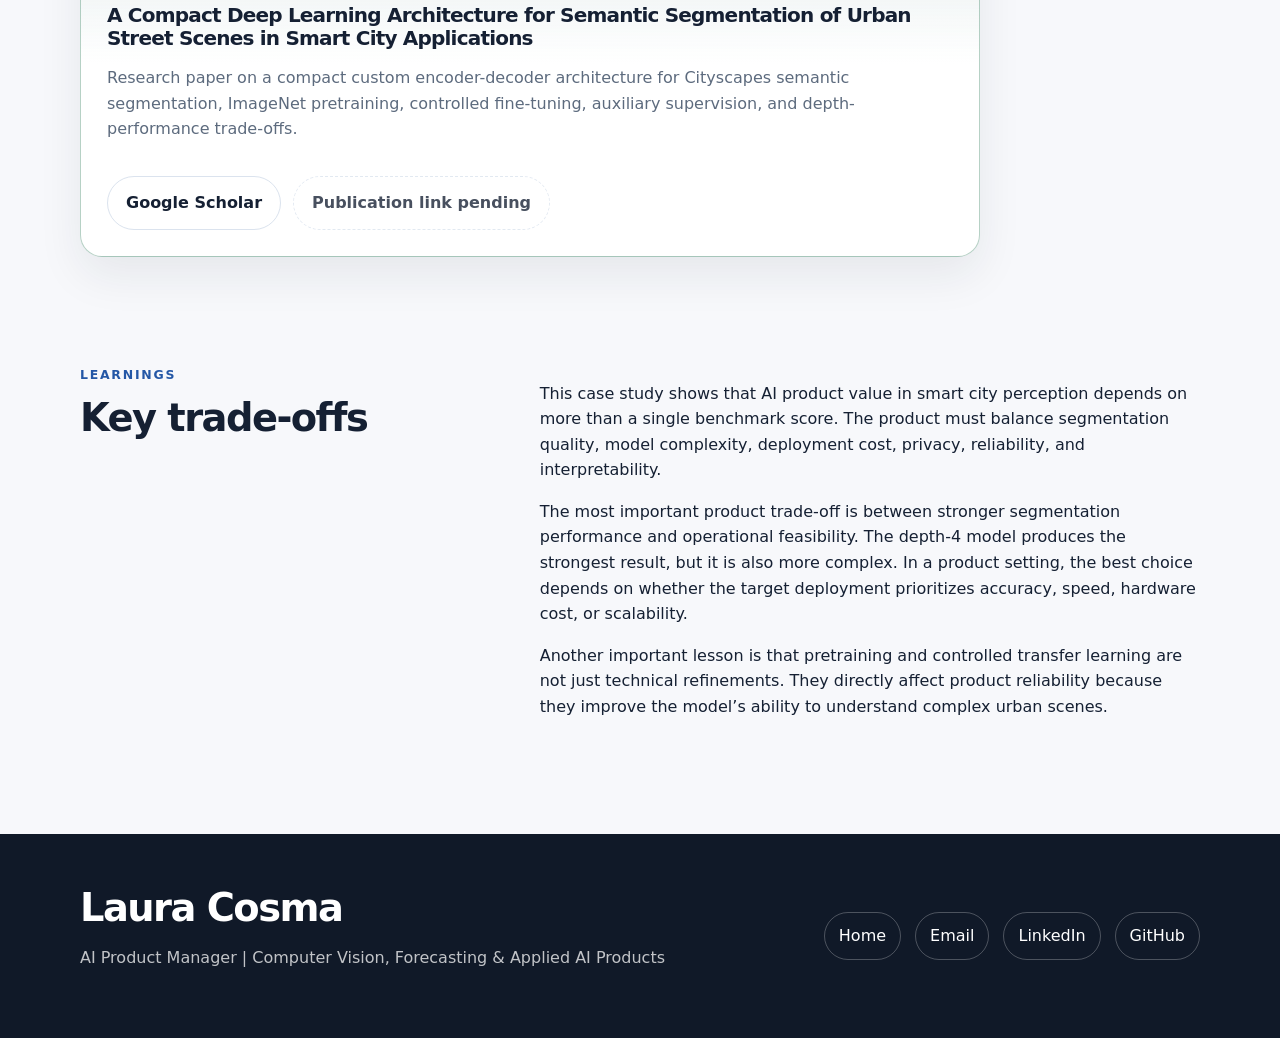
<file: projects/smart-city-semantic-segmentation.html>
<!DOCTYPE html>
<html lang="en">
<head>
  <meta charset="UTF-8" />
  <meta name="viewport" content="width=device-width, initial-scale=1.0" />
  <title>Smart City Semantic Segmentation Platform | Laura Cosma</title>
  <meta name="description" content="AI product case study by Laura Cosma based on compact semantic segmentation for urban street scenes and smart city applications." />
  <link rel="stylesheet" href="../style.css" />
</head>

<body>
  <header class="site-header">
    <nav class="nav container">
      <a href="../index.html" class="logo">Laura Cosma</a>
      <div class="nav-links">
        <a href="../index.html#projects">Projects</a>
        <a href="../index.html#skills">Skills</a>
        <a href="../index.html#research">Research</a>
        <a href="../index.html#about">About</a>
        <a href="../cv.pdf">CV</a>
        <a href="../index.html#contact">Contact</a>
      </div>
    </nav>
  </header>

  <main>
    <section class="project-hero container smart-city-hero">
      <div>
        <p class="eyebrow">Product case study</p>
        <h1>Smart City Semantic Segmentation Platform</h1>
        <p class="hero-summary">
          A computer vision product case study based on an in-press research paper on compact semantic segmentation
          for urban street scenes. The product translates pixel-level scene understanding into practical smart city
          capabilities for traffic analysis, infrastructure monitoring, intelligent mobility, and urban digital services.
        </p>
        <div class="hero-actions">
          <a class="button primary" href="#results">View Evidence</a>
          <a class="button secondary" href="../index.html#projects">Back to Portfolio</a>
        </div>
      </div>

      <aside class="project-meta-card">
        <h2>Case study focus</h2>
        <ul>
          <li>AI product strategy</li>
          <li>Semantic segmentation</li>
          <li>Urban scene understanding</li>
          <li>Smart city vision systems</li>
          <li>Cityscapes validation</li>
          <li>Accuracy-complexity trade-off</li>
        </ul>
      </aside>
    </section>

    <section class="container section two-column">
      <div>
        <p class="eyebrow">Overview</p>
        <h2>From segmentation research to smart city product strategy</h2>
      </div>
      <div>
        <p>
          This case study translates an in-press research paper on semantic segmentation of urban street scenes into a
          product-oriented smart city concept. The research proposes a compact custom encoder-decoder architecture
          designed to balance segmentation quality and computational efficiency.
        </p>
        <p>
          The product concept focuses on turning pixel-level segmentation outputs into decision-support capabilities for
          city operators, mobility platforms, infrastructure teams, and urban analytics systems.
        </p>
        <div class="status-note">
          <strong>Status:</strong> Product case study based on an in-press research paper. The segmentation component is
          supported by Cityscapes validation results; deployment dashboards, edge optimization, official test-server evaluation, and smart city integrations
          are positioned as product extensions.
        </div>
      </div>
    </section>

    <section class="container section two-column">
      <div>
        <p class="eyebrow">My role</p>
        <h2>Research translated into an urban AI product concept</h2>
      </div>
      <div>
        <p>
          My contribution includes translating the semantic segmentation research into a product case study with a clear
          problem, target users, MVP scope, roadmap, AI risks, evaluation metrics, and deployment-oriented trade-offs.
        </p>
        <p>
          The product framing focuses on what the model enables in practice: dense urban scene understanding, automated
          monitoring, visual evidence, and operational support for smart city systems.
        </p>
      </div>
    </section>

    <section class="container section">
      <div class="section-heading">
        <p class="eyebrow">Problem</p>
        <h2>Smart city systems need reliable visual understanding</h2>
      </div>
      <div class="content-card">
        <p>
          Smart city systems increasingly depend on cameras and digital perception modules to understand streets,
          intersections, sidewalks, mobility flows, and infrastructure conditions. Raw images are not enough: the system
          must understand which pixels correspond to roads, vehicles, pedestrians, buildings, vegetation, traffic signs,
          and other urban classes.
        </p>
        <p>
          Many strong segmentation models are too large or too expensive for continuous deployment in practical urban
          environments. For a real smart city product, accuracy must be balanced with computational cost, scalability,
          maintainability, and deployment feasibility.
        </p>
        <p>
          This creates a product opportunity for a compact segmentation module that can support urban scene understanding
          while remaining realistic for deployment in monitoring pipelines and intelligent mobility systems.
        </p>
      </div>
    </section>

    <section class="container section">
      <div class="section-heading">
        <p class="eyebrow">Users</p>
        <h2>Target users and adoption context</h2>
      </div>

      <div class="skill-columns">
        <article>
          <h3>City mobility teams</h3>
          <p>Need automated understanding of roads, vehicles, pedestrians, and traffic-relevant scene elements.</p>
        </article>
        <article>
          <h3>Infrastructure monitoring teams</h3>
          <p>Need visual evidence and spatial maps for sidewalks, roads, buildings, vegetation, and urban assets.</p>
        </article>
        <article>
          <h3>Smart city vendors</h3>
          <p>Need deployable AI modules that can be integrated into existing urban analytics platforms.</p>
        </article>
        <article>
          <h3>AI researchers and engineers</h3>
          <p>Need reproducible benchmarks, model comparisons, and architecture-performance trade-off analysis.</p>
        </article>
      </div>

      <div class="note-card">
        <strong>Product framing:</strong> this is a perception module for decision support and urban analytics, not a
        fully autonomous decision system.
      </div>
    </section>

    <section class="container section">
      <div class="section-heading">
        <p class="eyebrow">Personas</p>
        <h2>Two representative users</h2>
        <p>
          These personas keep the product focused on operational urban decisions rather than model scores alone.
        </p>
      </div>

      <div class="two-card-grid">
        <article class="content-card persona-card">
          <h3>Smart City Operations Manager</h3>
          <p>
            Needs reliable visual summaries from street cameras to monitor mobility, infrastructure, and urban activity.
          </p>
          <ul>
            <li>Wants interpretable scene maps, not raw model logits.</li>
            <li>Needs stable performance across diverse urban conditions.</li>
            <li>Values alerts and reports that support human review.</li>
          </ul>
        </article>

        <article class="content-card persona-card">
          <h3>AI / Computer Vision Engineer</h3>
          <p>
            Needs a segmentation module that can be evaluated, integrated, monitored, and optimized for deployment.
          </p>
          <ul>
            <li>Needs metrics such as mIoU, macro-F1, pixel accuracy, parameters, and compute cost.</li>
            <li>Needs clear model variants and training strategy documentation.</li>
            <li>Values architecture simplicity and deployment feasibility.</li>
          </ul>
        </article>
      </div>
    </section>

    <section class="container section two-column">
      <div>
        <p class="eyebrow">Vision</p>
        <h2>An urban perception layer for smart city platforms</h2>
      </div>
      <div>
        <p>
          The product vision is to provide a semantic segmentation layer that converts street images into structured,
          pixel-level urban understanding. This layer can support traffic analysis, infrastructure monitoring, digital
          urban twins, road-scene analytics, and intelligent mobility services.
        </p>
        <p>
          The platform should expose segmentation outputs, confidence information, visual overlays, and operational
          metrics in a way that supports human decision-making and system integration.
        </p>
      </div>
    </section>

    <section class="container section">
      <div class="section-heading">
        <p class="eyebrow">User journey</p>
        <h2>From camera image to urban insight</h2>
        <p>
          The user journey connects image ingestion, segmentation, visualization, review, and integration into smart city workflows.
        </p>
      </div>

      <div class="journey-grid smart-city-journey">
        <article><span>1</span><h3>Ingest image</h3><p>The system receives an image or video frame from a street camera or dataset.</p></article>
        <article><span>2</span><h3>Segment scene</h3><p>The model assigns semantic labels to each pixel in the urban image.</p></article>
        <article><span>3</span><h3>Generate overlay</h3><p>The product displays color-coded segmentation maps and overlays.</p></article>
        <article><span>4</span><h3>Extract indicators</h3><p>The system derives class-level indicators such as road, vehicle, pedestrian, and sidewalk coverage.</p></article>
        <article><span>5</span><h3>Review results</h3><p>Operators or engineers review outputs, errors, and confidence-related signals.</p></article>
        <article><span>6</span><h3>Integrate workflow</h3><p>Segmentation outputs feed dashboards, reports, or downstream smart city applications.</p></article>
      </div>
    </section>

    <section class="container section">
      <div class="section-heading">
        <p class="eyebrow">Core capabilities</p>
        <h2>AI modules translated into product capabilities</h2>
      </div>

      <div class="capability-grid">
        <article>
          <h3>Semantic segmentation</h3>
          <p><strong>Product role:</strong> assigns semantic labels to every pixel in an urban scene.</p>
          <p><strong>User value:</strong> dense visual understanding for city-scale monitoring.</p>
        </article>
        <article>
          <h3>Urban class analytics</h3>
          <p><strong>Product role:</strong> extracts information about roads, sidewalks, vehicles, pedestrians, buildings, and vegetation.</p>
          <p><strong>User value:</strong> converts segmentation output into operational indicators.</p>
        </article>
        <article>
          <h3>Visual evidence</h3>
          <p><strong>Product role:</strong> provides overlays and segmentation maps for human review.</p>
          <p><strong>User value:</strong> improves interpretability and trust.</p>
        </article>
        <article>
          <h3>Deployment monitoring</h3>
          <p><strong>Product role:</strong> tracks model quality, drift, speed, and resource usage.</p>
          <p><strong>User value:</strong> supports reliable smart city operation.</p>
        </article>
      </div>
    </section>

    <section class="container section">
      <div class="section-heading">
        <p class="eyebrow">Extended capabilities</p>
        <h2>Future direction: from segmentation model to urban AI service</h2>
        <p>
          The research model can evolve into a product service that supports real-time monitoring, edge deployment, and integration with urban systems.
        </p>
      </div>

      <div class="feature-detail-grid">
        <article class="content-card">
          <h3>Traffic & mobility analytics</h3>
          <p>
            Use segmentation outputs to support vehicle, road, sidewalk, and pedestrian analysis in urban mobility workflows.
          </p>
          <ul>
            <li>Road and sidewalk area estimation.</li>
            <li>Pedestrian and vehicle scene coverage.</li>
            <li>Intersection-level visual summaries.</li>
          </ul>
        </article>

        <article class="content-card">
          <h3>Urban digital twin support</h3>
          <p>
            Convert street-scene perception into structured layers that can feed dashboards, reports, or digital twin interfaces.
          </p>
          <ul>
            <li>Class-level scene maps.</li>
            <li>Overlay visualization for human review.</li>
            <li>Integration with GIS or urban dashboards.</li>
          </ul>
        </article>

        <article class="content-card">
          <h3>Edge-oriented deployment</h3>
          <p>
            Explore compression, quantization, pruning, and runtime profiling to make the model more suitable for field deployment.
          </p>
          <ul>
            <li>Latency and memory profiling.</li>
            <li>Compressed model variants.</li>
            <li>Device-specific deployment evaluation.</li>
          </ul>
        </article>
      </div>
    </section>

    <section class="container section two-column">
      <div>
        <p class="eyebrow">Research foundation</p>
        <h2>Compact encoder-decoder semantic segmentation</h2>
      </div>
      <div>
        <p>
          The research proposes a custom encoder-decoder architecture with skip connections, depthwise separable
          convolutions, residual downsampling blocks, a compact bottleneck, and an auxiliary training head.
        </p>
        <p>
          The custom encoder was first pretrained on ImageNet and then fine-tuned on the Cityscapes dataset. The study
          compared multiple training and architecture variants, including pretraining, bounded learning-rate scheduling,
          temporary encoder freezing, auxiliary supervision, and deeper encoder configurations.
        </p>
        <p>
          The best configuration achieved <strong>75.15% mIoU</strong>, <strong>85.06% macro-F1</strong>, and
          <strong>95.66% pixel accuracy</strong> on the Cityscapes validation split.
        </p>
      </div>
    </section>

    <section class="container section">
      <div class="section-heading">
        <p class="eyebrow">MVP</p>
        <h2>MVP scope</h2>
        <p>
          The MVP focuses on validating whether users can upload or process an urban street image, generate a segmentation map,
          interpret the visual output, and use class-level results in a smart city monitoring workflow.
        </p>
      </div>

      <div class="two-card-grid">
        <article class="content-card">
          <h3>Included in MVP</h3>
          <ul>
            <li>Urban image upload or frame ingestion</li>
            <li>Semantic segmentation inference</li>
            <li>Color-coded segmentation map</li>
            <li>Overlay visualization</li>
            <li>Class-level scene summary</li>
            <li>Basic quality metrics dashboard</li>
            <li>Exportable result image or report</li>
          </ul>
        </article>

        <article class="content-card">
          <h3>Not included in MVP</h3>
          <ul>
            <li>Real-time city-wide video deployment</li>
            <li>Automated traffic enforcement decisions</li>
            <li>Official incident detection or emergency response</li>
            <li>Edge-device optimization for production</li>
            <li>GIS or digital twin integration</li>
            <li>Multi-camera tracking</li>
          </ul>
        </article>
      </div>
    </section>

    <section class="container section">
      <div class="section-heading">
        <p class="eyebrow">Prioritization</p>
        <h2>MoSCoW prioritization</h2>
      </div>

      <div class="table-wrapper">
        <table>
          <thead>
            <tr>
              <th>Feature</th>
              <th>Priority</th>
              <th>Reason</th>
            </tr>
          </thead>
          <tbody>
            <tr><td>Image/frame ingestion</td><td>Must</td><td>Required input for the product.</td></tr>
            <tr><td>Semantic segmentation inference</td><td>Must</td><td>Core product value.</td></tr>
            <tr><td>Segmentation overlay</td><td>Must</td><td>Makes output understandable to users.</td></tr>
            <tr><td>Class-level summary</td><td>Must</td><td>Turns pixel labels into operational information.</td></tr>
            <tr><td>Model quality metrics</td><td>Should</td><td>Supports monitoring and trust.</td></tr>
            <tr><td>Exportable reports</td><td>Should</td><td>Useful for review and communication.</td></tr>
            <tr><td>Edge-device profiling</td><td>Could</td><td>Important later for deployment, but not required in MVP.</td></tr>
            <tr><td>GIS / digital twin integration</td><td>Could</td><td>Valuable extension after the core segmentation workflow is validated.</td></tr>
            <tr><td>Automated enforcement decisions</td><td>Won’t for now</td><td>High ethical and regulatory risk.</td></tr>
          </tbody>
        </table>
      </div>
    </section>

    <section class="container section">
      <div class="section-heading">
        <p class="eyebrow">Roadmap</p>
        <h2>Product roadmap</h2>
      </div>

      <div class="roadmap">
        <article>
          <span>Phase 1</span>
          <h3>MVP</h3>
          <p>Image ingestion, segmentation inference, overlay visualization, and class-level summaries.</p>
        </article>
        <article>
          <span>Phase 2</span>
          <h3>Trust & Evaluation</h3>
          <p>mIoU, macro-F1, pixel accuracy, class-wise diagnostics, and visual error review.</p>
        </article>
        <article>
          <span>Phase 3</span>
          <h3>Operational Analytics</h3>
          <p>Urban indicators, dashboard views, trend summaries, and review workflows.</p>
        </article>
        <article>
          <span>Phase 4</span>
          <h3>Deployment Readiness</h3>
          <p>Runtime profiling, memory analysis, pruning, quantization, and edge-device testing.</p>
        </article>
        <article>
          <span>Phase 5</span>
          <h3>Smart City Integration</h3>
          <p>GIS, digital twins, mobility platforms, multi-camera pipelines, and governance controls.</p>
        </article>
      </div>
    </section>

    <section class="container section">
      <div class="section-heading">
        <p class="eyebrow">Metrics</p>
        <h2>Success metrics</h2>
      </div>

      <div class="skill-columns">
        <article>
          <h3>Product metrics</h3>
          <p>Completed analyses, user review rate, report exports, time to insight, dashboard adoption, operator trust score.</p>
        </article>
        <article>
          <h3>Segmentation metrics</h3>
          <p>mIoU, macro-F1, pixel accuracy, per-class IoU, class-wise error patterns, ignored-region handling.</p>
        </article>
        <article>
          <h3>Efficiency metrics</h3>
          <p>Parameter count, mult-adds, inference time, memory footprint, deployment feasibility on target hardware.</p>
        </article>
        <article>
          <h3>Risk metrics</h3>
          <p>Performance drop across conditions, critical-class errors, drift, false visual confidence, operator override rate.</p>
        </article>
      </div>

      <div class="highlight-card">
        <h3>Product interpretation</h3>
        <p>
          The best model improves segmentation quality, but it also increases complexity. The product decision is therefore not
          simply “choose the highest score,” but select the architecture that provides the right balance for the deployment context.
        </p>
      </div>
    </section>

    <section id="results" class="container section">
      <div class="section-heading">
        <p class="eyebrow">Evidence</p>
        <h2>Research evidence & product interpretation</h2>
        <p>
          The evidence shows how pretraining, controlled fine-tuning, auxiliary supervision, and encoder depth affect segmentation
          quality and complexity. The key product message is the trade-off between stronger urban understanding and deployment cost.
        </p>
      </div>

      <div class="evidence-grid">
        <figure>
          <img src="../assets/smart-city-architecture.png" alt="Architecture of the proposed semantic segmentation model" />
          <figcaption>Custom encoder-decoder architecture with residual separable downsampling blocks, skip connections, and an auxiliary head.</figcaption>
        </figure>

        <figure>
          <img src="../assets/smart-city-miou-progression.png" alt="Cityscapes validation mIoU across model variants" />
          <figcaption>Pretraining gives the largest performance gain, while later refinements add smaller improvements.</figcaption>
        </figure>

        <figure>
          <img src="../assets/smart-city-depth-performance.png" alt="Depth-3 versus depth-4 segmentation performance" />
          <figcaption>The depth-4 model improves mIoU, macro-F1, and pixel accuracy compared with the best depth-3 configuration.</figcaption>
        </figure>

        <figure>
          <img src="../assets/smart-city-params-tradeoff.png" alt="Parameter count trade-off between depth-3 and depth-4 models" />
          <figcaption>The accuracy gain comes with a clear increase in parameters, making complexity a product decision.</figcaption>
        </figure>

        <figure>
          <img src="../assets/smart-city-compute-tradeoff.png" alt="Computational cost trade-off between depth-3 and depth-4 models" />
          <figcaption>Mult-adds help evaluate whether the model is suitable for specific deployment environments.</figcaption>
        </figure>

        <figure>
          <img src="../assets/smart-city-qualitative-results.png" alt="Qualitative segmentation results on Cityscapes validation split" />
          <figcaption>Qualitative outputs show scene-level segmentation behavior and help identify visual error patterns.</figcaption>
        </figure>
      </div>
    </section>

    <section class="container section">
      <div class="section-heading">
        <p class="eyebrow">Risk management</p>
        <h2>AI and product risks</h2>
      </div>

      <div class="table-wrapper">
        <table>
          <thead>
            <tr>
              <th>Risk</th>
              <th>Product impact</th>
              <th>Mitigation</th>
            </tr>
          </thead>
          <tbody>
            <tr>
              <td>Misclassification of critical classes</td>
              <td>Pedestrians, vehicles, or road areas may be segmented incorrectly.</td>
              <td>Class-wise thresholds, human review, critical-class monitoring.</td>
            </tr>
            <tr>
              <td>Overtrust in visual overlays</td>
              <td>Users may assume a segmentation map is fully correct.</td>
              <td>Uncertainty communication, quality indicators, error examples.</td>
            </tr>
            <tr>
              <td>Dataset bias</td>
              <td>Model may perform worse in cities, weather, or camera conditions not represented in training.</td>
              <td>External validation, domain adaptation, continuous evaluation.</td>
            </tr>
            <tr>
              <td>Deployment complexity</td>
              <td>The strongest model may be too heavy for some real-time or edge scenarios.</td>
              <td>Compression, pruning, quantization, profiling, and model-tier selection.</td>
            </tr>
            <tr>
              <td>Privacy and governance</td>
              <td>Street images may contain people, vehicles, or sensitive urban data.</td>
              <td>Privacy-by-design, anonymization, retention limits, governance review.</td>
            </tr>
            <tr>
              <td>Operational misuse</td>
              <td>Outputs could be used for automated decisions without human oversight.</td>
              <td>Decision-support framing and clear limits on automated action.</td>
            </tr>
          </tbody>
        </table>
      </div>
    </section>

    <section class="container section">
      <div class="section-heading">
        <p class="eyebrow">Related publication</p>
        <h2>Scientific foundation</h2>
        <p>
          This case study is connected to an in-press research paper on compact semantic segmentation for smart city applications.
        </p>
      </div>

      <div class="publication-grid single-publication">
        <article class="publication-card latest-publication">
          <p class="publication-type">In press</p>
          <h3>A Compact Deep Learning Architecture for Semantic Segmentation of Urban Street Scenes in Smart City Applications</h3>
          <p>
            Research paper on a compact custom encoder-decoder architecture for Cityscapes semantic segmentation,
            ImageNet pretraining, controlled fine-tuning, auxiliary supervision, and depth-performance trade-offs.
          </p>
          <div class="publication-actions">
            <a class="button secondary" href="https://scholar.google.com/citations?user=Wi5fCNIAAAAJ&hl=en&oi=ao" target="_blank" rel="noopener noreferrer">
              Google Scholar
            </a>
            <span class="button ghost-button">Publication link pending</span>
          </div>
        </article>
      </div>
    </section>

    <section class="container section two-column">
      <div>
        <p class="eyebrow">Learnings</p>
        <h2>Key trade-offs</h2>
      </div>
      <div>
        <p>
          This case study shows that AI product value in smart city perception depends on more than a single benchmark score.
          The product must balance segmentation quality, model complexity, deployment cost, privacy, reliability, and interpretability.
        </p>
        <p>
          The most important product trade-off is between stronger segmentation performance and operational feasibility.
          The depth-4 model produces the strongest result, but it is also more complex. In a product setting, the best choice depends
          on whether the target deployment prioritizes accuracy, speed, hardware cost, or scalability.
        </p>
        <p>
          Another important lesson is that pretraining and controlled transfer learning are not just technical refinements.
          They directly affect product reliability because they improve the model’s ability to understand complex urban scenes.
        </p>
      </div>
    </section>
  </main>

  <footer class="site-footer">
    <div class="container footer-content">
      <div>
        <h2>Laura Cosma</h2>
        <p>AI Product Manager | Computer Vision, Forecasting & Applied AI Products</p>
      </div>
      <div class="footer-links">
        <a href="../index.html">Home</a>
        <a href="mailto:lauracosma333@gmail.com">Email</a>
        <a href="https://www.linkedin.com/in/laura-cosma-993125312/" target="_blank" rel="noopener noreferrer">LinkedIn</a>
        <a href="https://github.com/CosmaLaura" target="_blank" rel="noopener noreferrer">GitHub</a>
      </div>
    </div>
  </footer>
</body>
</html>
</file>
<file: style.css>
:root {--surface-soft:#f1f5fb;--bg:#f7f8fb;--surface:#fff;--soft:#eef3f8;--text:#152033;--muted:#5d6b7e;--line:#dbe3ee;--primary:#2457a6;--dark:#183f7a;--accent:#2e7d5b;--shadow:0 18px 45px rgba(21,32,51,.08);--radius:22px}*{box-sizing:border-box}html{scroll-behavior:smooth}body{margin:0;font-family:Inter,ui-sans-serif,system-ui,-apple-system,BlinkMacSystemFont,"Segoe UI",sans-serif;background:var(--bg);color:var(--text);line-height:1.6}a{text-decoration:none;color:inherit}img{max-width:100%;display:block}.container{width:min(1120px,calc(100% - 40px));margin:0 auto}.site-header{position:sticky;top:0;z-index:10;background:rgba(247,248,251,.9);backdrop-filter:blur(14px);border-bottom:1px solid var(--line)}.nav{display:flex;align-items:center;justify-content:space-between;min-height:72px}.logo{font-weight:800;font-size:1.15rem;letter-spacing:-.02em}.nav-links{display:flex;gap:22px;color:var(--muted);font-size:.95rem}.nav-links a:hover{color:var(--primary)}.hero{display:grid;grid-template-columns:1.45fr .75fr;gap:48px;align-items:center;padding:82px 0 48px}.eyebrow{text-transform:uppercase;letter-spacing:.14em;color:var(--primary);font-size:.78rem;font-weight:800;margin:0 0 12px}h1,h2,h3{line-height:1.12;letter-spacing:-.04em;margin:0}h1{font-size:clamp(2.4rem,5vw,4.8rem);max-width:850px}h2{font-size:clamp(1.9rem,3vw,3rem)}h3{font-size:1.25rem}.hero-summary{font-size:1.18rem;color:var(--muted);max-width:780px;margin:24px 0 0}.hero-actions{display:flex;flex-wrap:wrap;gap:14px;margin-top:34px}.button{display:inline-flex;align-items:center;justify-content:center;padding:13px 18px;border-radius:999px;font-weight:750;border:1px solid var(--line)}.button.primary{background:var(--primary);color:#fff;border-color:var(--primary)}.button.primary:hover{background:var(--dark)}.button.secondary{background:var(--surface);color:var(--text)}.button.secondary:hover{border-color:var(--primary);color:var(--primary)}.profile-card{background:var(--surface);border:1px solid var(--line);border-radius:var(--radius);padding:22px;box-shadow:var(--shadow)}.profile-card img,.about-image img{width:100%;aspect-ratio:1/1;object-fit:cover;border-radius:18px;background:var(--soft)}.profile-card h2{font-size:1.4rem;margin-top:18px}.profile-card p{color:var(--muted)}.focus-grid{display:grid;grid-template-columns:repeat(3,1fr);gap:18px;padding:22px 0 42px}.focus-card,.project-card,.skill-columns article,.research-block,.about-section{background:var(--surface);border:1px solid var(--line);border-radius:var(--radius);box-shadow:var(--shadow)}.focus-card{padding:24px}.icon{display:inline-flex;align-items:center;justify-content:center;width:42px;height:42px;border-radius:50%;background:var(--soft);color:var(--primary);font-weight:900;margin-bottom:18px}.focus-card p,.project-card p,.skill-columns p,.research-block p,.about-section p,.section-heading p,.site-footer p{color:var(--muted)}.section{padding:54px 0}.section-heading{max-width:780px;margin-bottom:28px}.section-heading p{font-size:1.05rem}.project-grid{display:grid;grid-template-columns:repeat(3,1fr);gap:22px}.project-card{overflow:hidden}.project-card.featured{border-color:rgba(46,125,91,.35)}.project-card img{width:100%;aspect-ratio:16/9;object-fit:cover;background:linear-gradient(135deg,#e8f1ec,#eef3f8);border-bottom:1px solid var(--line)}.project-content{padding:24px}.tag{display:inline-flex;color:var(--accent)!important;background:rgba(46,125,91,.10);padding:5px 10px;border-radius:999px;font-size:.78rem;font-weight:800;margin:0 0 12px}.project-content p{margin:14px 0}ul{padding-left:18px;color:var(--muted)}.text-link{display:inline-flex;margin-top:12px;color:var(--primary);font-weight:800}.text-link:hover{color:var(--dark)}.skill-columns{display:grid;grid-template-columns:repeat(4,1fr);gap:18px}.skill-columns article{padding:22px}.research-block{display:grid;grid-template-columns:.9fr 1.4fr;gap:42px;padding:34px}.about-section{display:grid;grid-template-columns:.45fr 1fr;gap:34px;padding:34px;align-items:center}.site-footer{margin-top:44px;padding:52px 0;background:#101928;color:#fff}.site-footer p{color:rgba(255,255,255,.74)}.footer-content{display:grid;grid-template-columns:1.2fr 1fr;gap:32px;align-items:center}.footer-links{display:flex;flex-wrap:wrap;justify-content:flex-end;gap:14px}.footer-links a{border:1px solid rgba(255,255,255,.25);border-radius:999px;padding:10px 14px}.footer-links a:hover{background:rgba(255,255,255,.10)}@media(max-width:900px){.nav{align-items:flex-start;flex-direction:column;gap:12px;padding:16px 0}.nav-links{flex-wrap:wrap;gap:12px}.hero,.research-block,.about-section,.footer-content{grid-template-columns:1fr}.focus-grid,.project-grid,.skill-columns{grid-template-columns:1fr}.footer-links{justify-content:flex-start}}

/* Project case study additions */
.project-hero {
  display: grid;
  grid-template-columns: 1.35fr 0.65fr;
  gap: 34px;
  align-items: center;
  padding: 72px 0 42px;
}

.project-meta-card,
.content-card,
.note-card,
.highlight-card {
  background: var(--surface);
  border: 1px solid var(--line);
  border-radius: var(--radius);
  box-shadow: var(--shadow);
  padding: 26px;
}

.project-meta-card h2 {
  font-size: 1.35rem;
  margin-bottom: 14px;
}

.two-column {
  display: grid;
  grid-template-columns: 0.85fr 1.35fr;
  gap: 44px;
  align-items: start;
}

.note-card {
  margin-top: 22px;
  color: var(--muted);
  background: #f9fbfd;
}

.capability-grid,
.two-card-grid,
.evidence-grid {
  display: grid;
  gap: 22px;
}

.capability-grid { grid-template-columns: repeat(4, 1fr); }
.two-card-grid { grid-template-columns: repeat(2, 1fr); }
.evidence-grid { grid-template-columns: repeat(2, 1fr); }

.capability-grid article {
  background: var(--surface);
  border: 1px solid var(--line);
  border-radius: var(--radius);
  box-shadow: var(--shadow);
  padding: 24px;
}

.table-wrapper {
  overflow-x: auto;
  background: var(--surface);
  border: 1px solid var(--line);
  border-radius: var(--radius);
  box-shadow: var(--shadow);
}

table {
  width: 100%;
  border-collapse: collapse;
  min-width: 760px;
}

th, td {
  padding: 15px 16px;
  border-bottom: 1px solid var(--line);
  text-align: left;
  vertical-align: top;
}

th {
  background: var(--surface-soft);
  font-size: 0.88rem;
  text-transform: uppercase;
  letter-spacing: 0.07em;
}

td { color: var(--muted); }

.roadmap {
  display: grid;
  grid-template-columns: repeat(5, 1fr);
  gap: 16px;
}

.roadmap article {
  background: var(--surface);
  border: 1px solid var(--line);
  border-radius: var(--radius);
  box-shadow: var(--shadow);
  padding: 22px;
}

.roadmap span {
  display: inline-flex;
  color: var(--primary);
  font-weight: 800;
  font-size: 0.85rem;
  margin-bottom: 10px;
}

.highlight-card {
  margin-top: 24px;
  border-color: rgba(36, 87, 166, 0.25);
  background: linear-gradient(135deg, #ffffff, #f3f7ff);
}

figure {
  margin: 0;
  background: var(--surface);
  border: 1px solid var(--line);
  border-radius: var(--radius);
  box-shadow: var(--shadow);
  overflow: hidden;
}

figure img {
  width: 100%;
  aspect-ratio: 16 / 10;
  object-fit: contain;
  background: #ffffff;
  padding: 14px;
}

figcaption {
  padding: 14px 18px 18px;
  color: var(--muted);
  font-size: 0.94rem;
}

@media (max-width: 1000px) {
  .project-hero,
  .two-column,
  .two-card-grid,
  .capability-grid,
  .roadmap,
  .evidence-grid {
    grid-template-columns: 1fr;
  }
}


/* Journey section */
.journey-grid {
  display: grid;
  grid-template-columns: repeat(6, 1fr);
  gap: 14px;
}

.journey-grid article {
  background: var(--surface);
  border: 1px solid var(--line);
  border-radius: var(--radius);
  box-shadow: var(--shadow);
  padding: 20px;
  min-height: 210px;
}

.journey-grid span {
  display: inline-flex;
  align-items: center;
  justify-content: center;
  width: 34px;
  height: 34px;
  border-radius: 50%;
  background: var(--primary);
  color: #ffffff;
  font-weight: 800;
  margin-bottom: 14px;
}

.journey-grid p {
  color: var(--muted);
}

@media (max-width: 1100px) {
  .journey-grid {
    grid-template-columns: repeat(3, 1fr);
  }
}

@media (max-width: 700px) {
  .journey-grid {
    grid-template-columns: 1fr;
  }
}


/* Extended capabilities */
.feature-detail-grid {
  display: grid;
  grid-template-columns: repeat(3, 1fr);
  gap: 22px;
}

@media (max-width: 1000px) {
  .feature-detail-grid {
    grid-template-columns: 1fr;
  }
}


/* Final portfolio polish */
.status-note {
  margin-top: 18px;
  padding: 16px 18px;
  border-radius: 16px;
  border: 1px solid rgba(46, 125, 91, 0.25);
  background: rgba(46, 125, 91, 0.08);
  color: var(--muted);
}

.persona-card {
  border-color: rgba(36, 87, 166, 0.18);
}

.project-meta-card ul,
.content-card ul {
  margin-bottom: 0;
}

.evidence-grid figure {
  transition: transform 0.18s ease, box-shadow 0.18s ease;
}

.evidence-grid figure:hover {
  transform: translateY(-3px);
  box-shadow: 0 22px 55px rgba(21, 32, 51, 0.12);
}

.evidence-grid figure img {
  aspect-ratio: 16 / 10;
  object-fit: contain;
  background: #ffffff;
  padding: 10px;
}

.evidence-grid figcaption {
  min-height: 74px;
}

.project-hero {
  border-bottom: 1px solid var(--line);
}

.content-card p:first-child {
  margin-top: 0;
}

@media (max-width: 900px) {
  .evidence-grid figcaption {
    min-height: auto;
  }
}


/* Publications section */
.publication-grid {
  display: grid;
  grid-template-columns: repeat(2, 1fr);
  gap: 22px;
}

.publication-card {
  background: var(--surface);
  border: 1px solid var(--line);
  border-radius: var(--radius);
  box-shadow: var(--shadow);
  padding: 26px;
  display: flex;
  flex-direction: column;
}

.publication-card h3 {
  margin-top: 6px;
}

.publication-card p {
  color: var(--muted);
}

.publication-type {
  color: var(--primary) !important;
  font-weight: 800;
  font-size: 0.78rem;
  text-transform: uppercase;
  letter-spacing: 0.09em;
}

.publication-actions {
  display: flex;
  flex-wrap: wrap;
  gap: 12px;
  margin-top: auto;
  padding-top: 18px;
}

@media (max-width: 1050px) {
  .publication-grid {
    grid-template-columns: 1fr;
  }
}


.latest-publication {
  border-color: rgba(46, 125, 91, 0.35);
  background: linear-gradient(180deg, rgba(46, 125, 91, 0.08), var(--surface) 42%);
}


/* Crypto project polish */
.crypto-hero {
  background:
    radial-gradient(circle at top left, rgba(46, 125, 91, 0.10), transparent 36%),
    radial-gradient(circle at bottom right, rgba(36, 87, 166, 0.10), transparent 34%);
}

.crypto-journey article {
  min-height: 230px;
}

.single-publication {
  grid-template-columns: 1fr;
  max-width: 900px;
}

.single-publication .publication-card {
  min-height: auto;
}

@media (max-width: 900px) {
  .crypto-journey article {
    min-height: auto;
  }
}


/* Smart city project polish */
.smart-city-hero {
  background:
    radial-gradient(circle at top left, rgba(36, 87, 166, 0.12), transparent 36%),
    radial-gradient(circle at bottom right, rgba(46, 125, 91, 0.10), transparent 34%);
}

.smart-city-journey article {
  min-height: 230px;
}

.ghost-button {
  cursor: default;
  opacity: 0.78;
  border-style: dashed;
}

@media (max-width: 900px) {
  .smart-city-journey article {
    min-height: auto;
  }
}


/* v17 final polish */
.project-card,
.focus-card,
.skill-columns article,
.content-card,
.capability-grid article,
.roadmap article,
.publication-card {
  transition: transform 0.18s ease, box-shadow 0.18s ease, border-color 0.18s ease;
}

.project-card:hover,
.focus-card:hover,
.skill-columns article:hover,
.content-card:hover,
.capability-grid article:hover,
.roadmap article:hover,
.publication-card:hover {
  transform: translateY(-2px);
  box-shadow: 0 22px 55px rgba(21,32,51,.10);
}

.project-content ul li,
.content-card ul li,
.project-meta-card ul li {
  margin-bottom: 6px;
}

.research-block p:first-child,
.about-section p:first-of-type {
  margin-top: 0;
}
</file>
